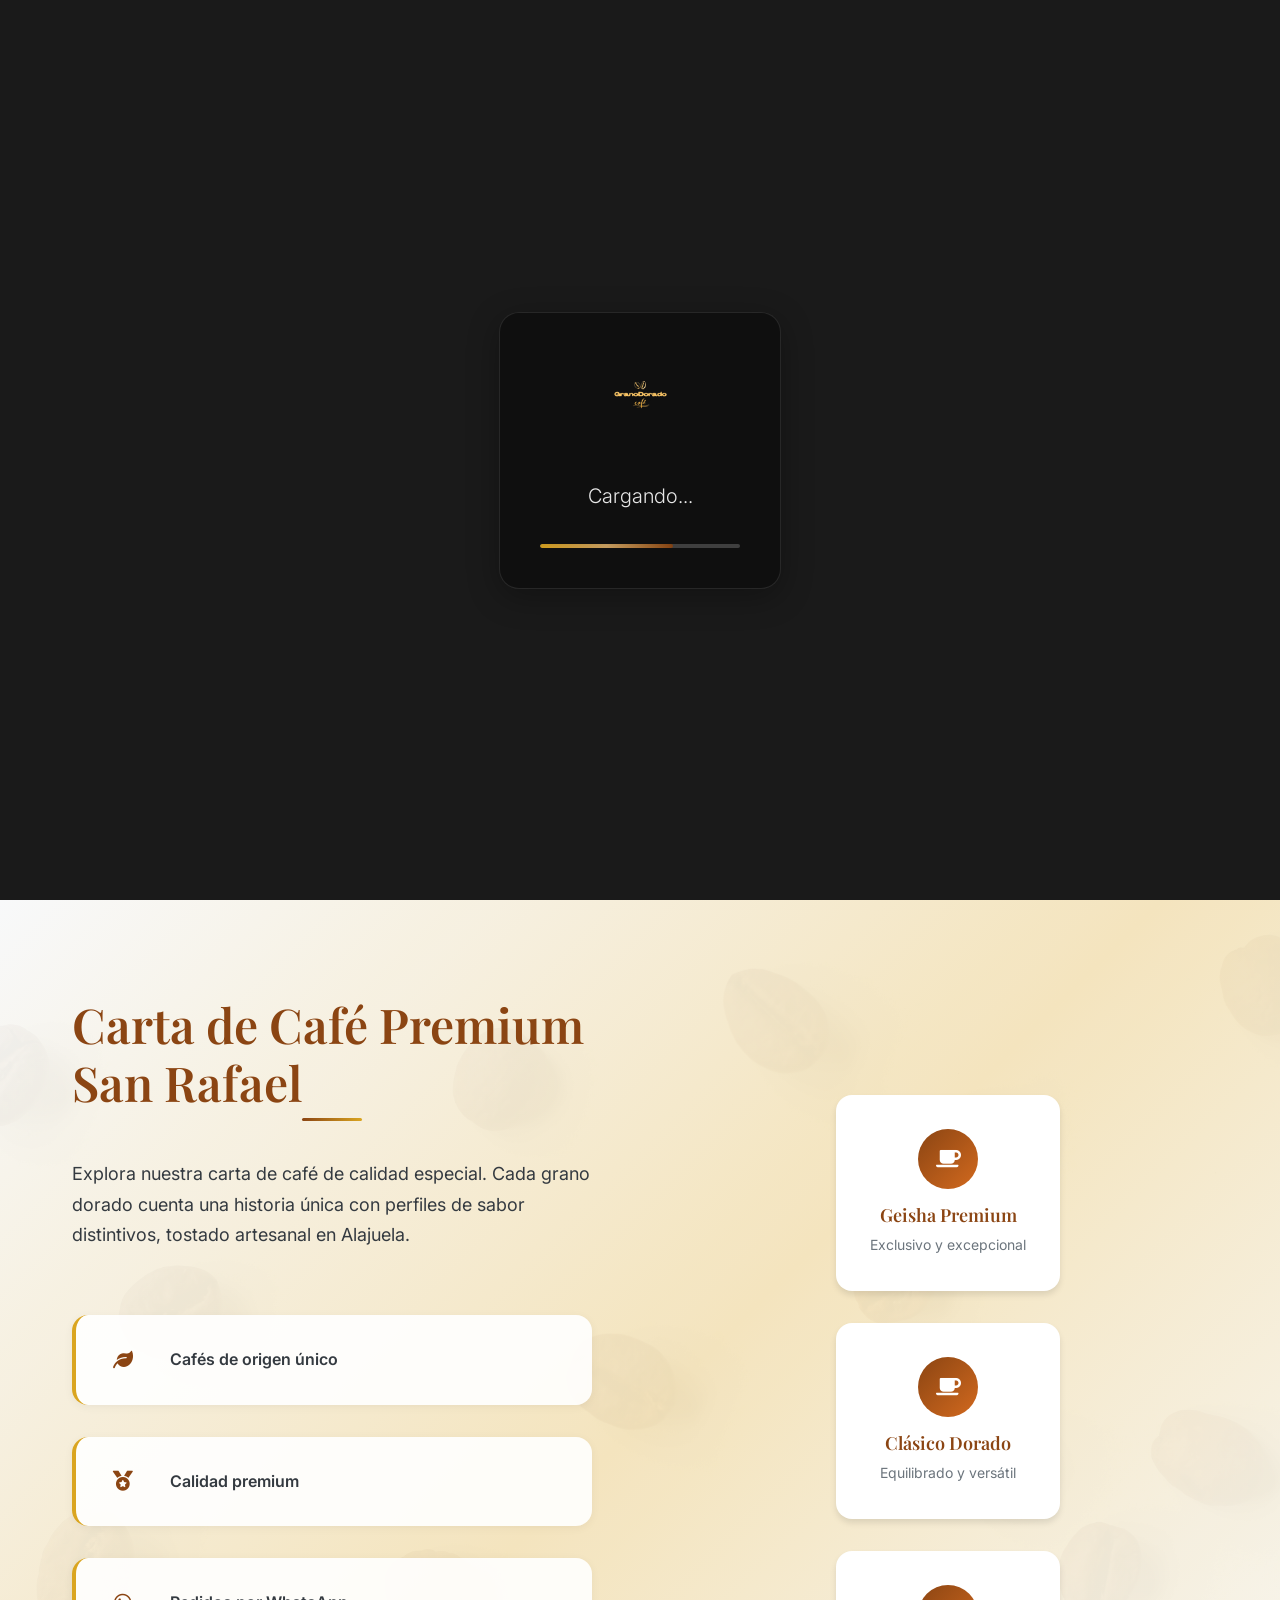
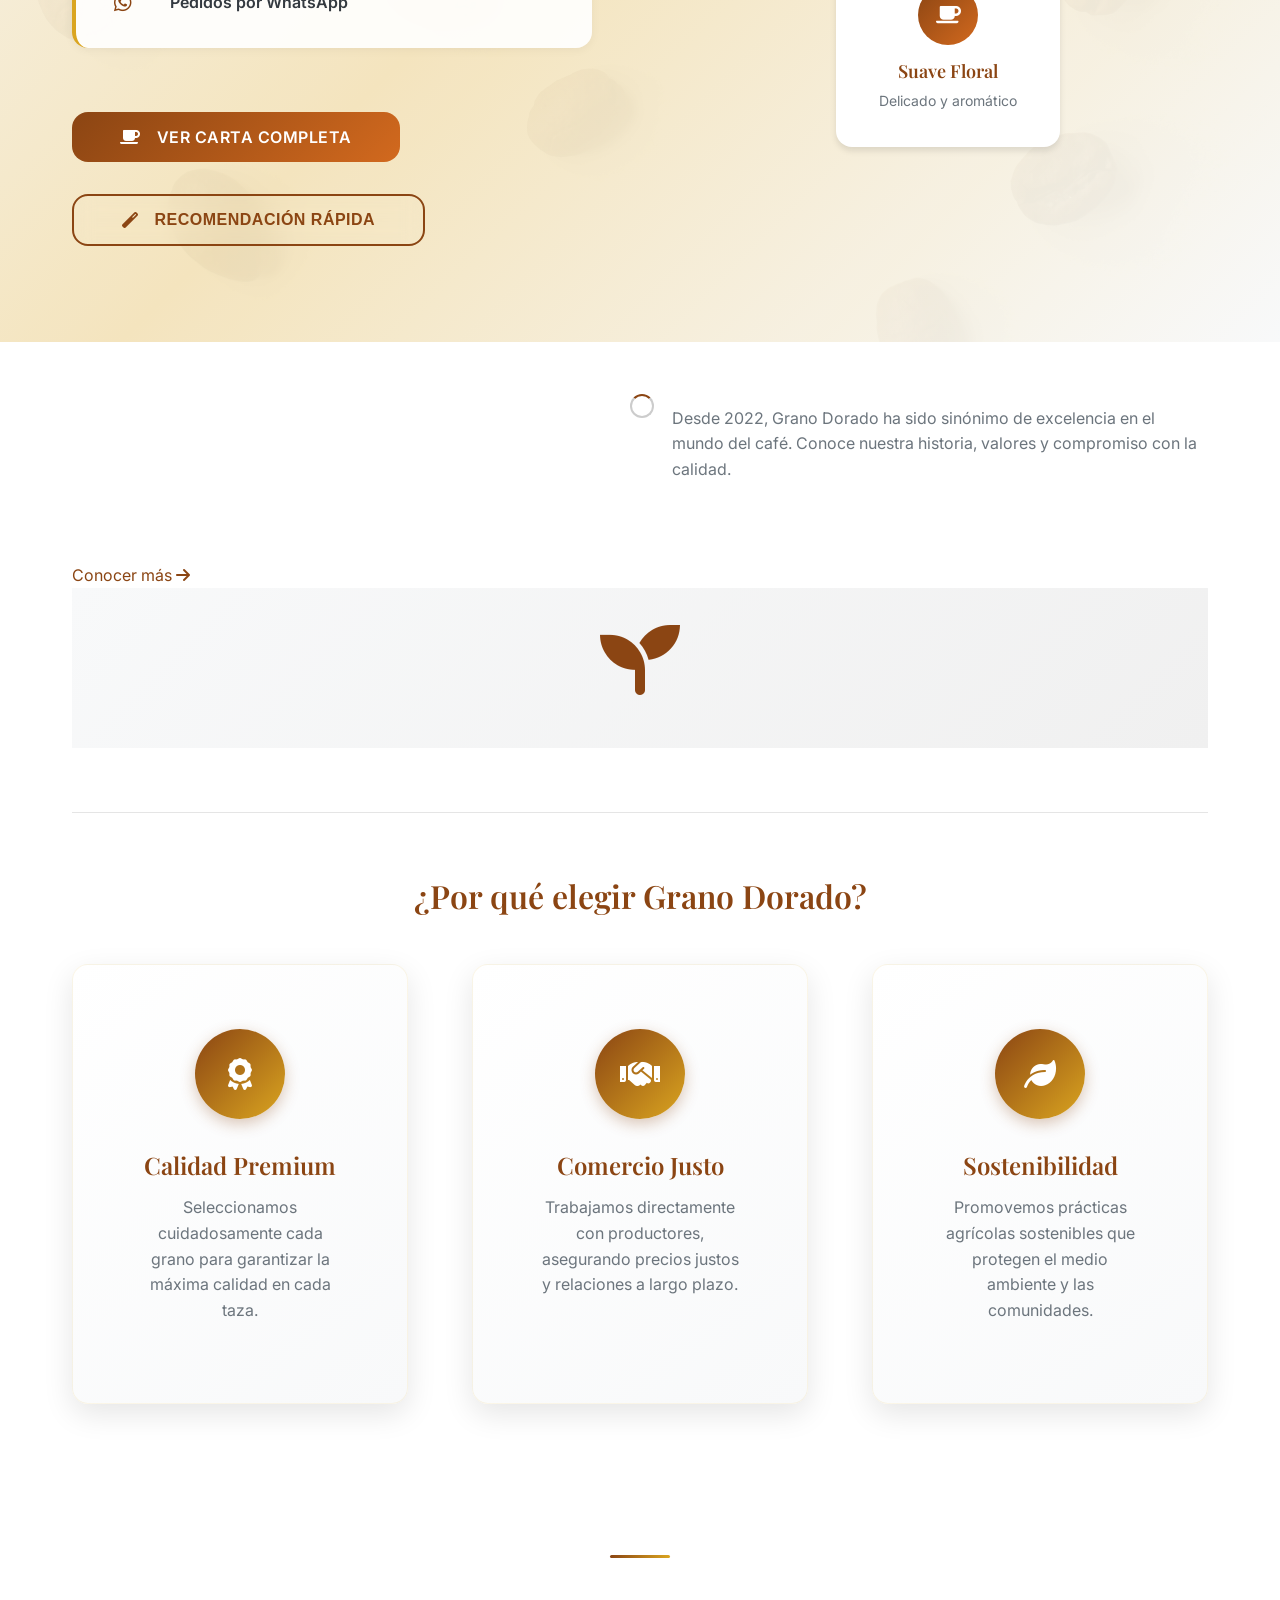
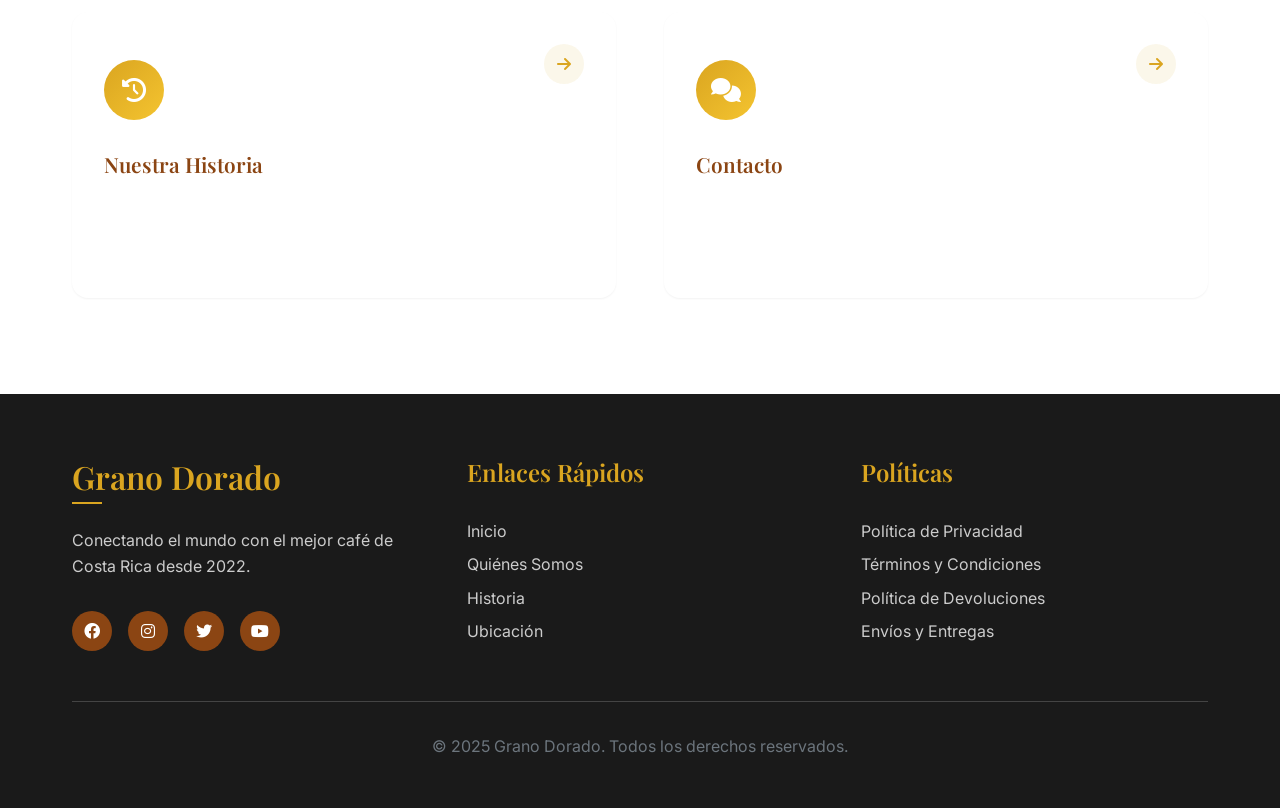
<file: index.html>
<!DOCTYPE html>
<html lang="es">
<head>
    <meta charset="UTF-8">
    <meta name="viewport" content="width=device-width, initial-scale=1.0">
    <meta name="description" content="Grano Dorado - Café de alta calidad en San Rafael, Alajuela. Especialistas en café premium, grano dorado tostado artesanalmente. El mejor café de calidad en Costa Rica.">
    <meta name="keywords" content="café de calidad, grano dorado, café San Rafael, café Alajuela, café premium Costa Rica, café artesanal, tostado especializado, café gourmet, café orgánico, comercio justo">
    <title>Grano Dorado - Café de Alta Calidad en San Rafael, Alajuela | Costa Rica</title>
    
    <!-- SEO Meta Tags -->
    <meta name="author" content="Grano Dorado">
    <meta name="robots" content="index, follow">
    <meta name="googlebot" content="index, follow">
    <meta name="language" content="Spanish">
    <meta name="geo.region" content="CR-A">
    <meta name="geo.placename" content="San Rafael, Alajuela">
    <meta name="geo.position" content="10.0156;-84.1142">
    <meta name="ICBM" content="10.0156, -84.1142">
    <link rel="canonical" href="https://granodorado.vercel.app/">
    <link rel="sitemap" type="application/xml" href="/sitemap.xml">
    
    <!-- Open Graph Meta Tags -->
    <meta property="og:title" content="Grano Dorado - Café de Alta Calidad en San Rafael, Alajuela">
    <meta property="og:description" content="Descubre el mejor café de calidad en San Rafael, Alajuela. Grano Dorado ofrece café premium tostado artesanalmente con los más altos estándares de calidad.">
    <meta property="og:type" content="website">
    <meta property="og:url" content="https://granodorado.vercel.app/">
    <meta property="og:image" content="https://granodorado.vercel.app/images/logo-grano-dorado.png">
    <meta property="og:locale" content="es_CR">
    <meta property="og:site_name" content="Grano Dorado">
    
    <!-- Twitter Card Meta Tags -->
    <meta name="twitter:card" content="summary_large_image">
    <meta name="twitter:title" content="Grano Dorado - Café de Alta Calidad en San Rafael, Alajuela">
    <meta name="twitter:description" content="El mejor café de calidad en San Rafael, Alajuela. Grano dorado premium tostado artesanalmente.">
    <meta name="twitter:image" content="https://granodorado.vercel.app/images/logo-grano-dorado.png">
    
    <!-- Local Business Schema -->
    <script type="application/ld+json">
    {
      "@context": "https://schema.org",
      "@type": "LocalBusiness",
      "name": "Grano Dorado",
      "description": "Café de alta calidad en San Rafael, Alajuela. Especialistas en café premium tostado artesanalmente.",
      "url": "https://granodorado.vercel.app/",
      "telephone": "+506-XXXX-XXXX",
      "address": {
        "@type": "PostalAddress",
        "addressLocality": "San Rafael",
        "addressRegion": "Alajuela",
        "addressCountry": "CR"
      },
      "geo": {
        "@type": "GeoCoordinates",
        "latitude": "10.0156",
        "longitude": "-84.1142"
      },
      "openingHours": "Mo-Su 06:00-20:00",
      "servesCuisine": "Coffee",
      "priceRange": "$$",
      "image": "https://granodorado.vercel.app/images/logo-grano-dorado.png",
      "sameAs": [
        "https://www.facebook.com/granodorado",
        "https://www.instagram.com/granodorado"
      ]
    }
    </script>
    
    <!-- Favicon -->
    <link rel="icon" type="image/x-icon" href="images/favicon.ico">
    
    <!-- Fonts -->
    <link rel="preconnect" href="https://fonts.googleapis.com">
    <link rel="preconnect" href="https://fonts.gstatic.com" crossorigin>
    <link href="https://fonts.googleapis.com/css2?family=Inter:wght@300;400;500;600;700&family=Playfair+Display:wght@400;500;600;700&family=Montserrat:wght@300;400;500;600;700;800&display=swap" rel="stylesheet">
    
    <!-- CSS -->
    <link rel="stylesheet" href="css/styles.css?v=2.0">
    
    <!-- Font Awesome for icons -->
    <link rel="stylesheet" href="https://cdnjs.cloudflare.com/ajax/libs/font-awesome/6.0.0/css/all.min.css">
</head>
<body>
    <!-- Video Loading Screen -->
    <div id="loadingScreen" class="video-loading">
        <!-- Video Background -->
        <video id="loadingVideo" class="loading-video" autoplay muted playsinline>
            <source src="videos/80134-572367417_small.mp4" type="video/mp4">
        </video>
        
        <!-- Loading Overlay -->
        <div class="loading-overlay">
            <div class="loading-logo">
                    <img src="images/logo-grano-dorado.png" alt="Grano Dorado - Café de Alta Calidad San Rafael Alajuela Costa Rica" class="logo-image">            </div>
            <p class="loading-text">Cargando...</p>
            <div class="loading-progress">
                <div class="progress-bar" id="progressBar"></div>
            </div>
        </div>
    </div>

    <!-- Navigation -->
    <nav class="navbar" id="navbar">
        <div class="nav-container">
            <div class="nav-logo">
                <a href="index.html">
                    <img src="images/logo-grano-dorado.png" alt="Grano Dorado Logo - Café Premium San Rafael Alajuela" class="nav-logo-image">
                    <h2>Grano Dorado</h2>
                </a>
            </div>
            
            <ul class="nav-menu" id="nav-menu">
                <li class="nav-item">
                    <a href="index.html" class="nav-link active">Inicio</a>
                </li>
                 
                <li class="nav-item">
                    <a href="quienes-somos.html" class="nav-link">Quiénes Somos</a>
                </li>
                <li class="nav-item">
                    <a href="historia.html" class="nav-link">Historia</a>
                </li>
                <li class="nav-item">
                    <a href="ubicacion.html" class="nav-link">Ubicación</a>
                </li>
                <li class="nav-item nav-carta-highlight">
                    <a href="carta.html" class="nav-link carta-link">
                        <i class="fas fa-coffee"></i>
                        <span>Carta</span>
                    </a>
                </li>
            </ul>
            
            <div class="hamburger" id="hamburger">
                <span class="bar"></span>
                <span class="bar"></span>
                <span class="bar"></span>
            </div>
        </div>
    </nav>

    <!-- Hero Section -->
    <section id="inicio" class="hero">
        <div class="hero-background"></div>
        
        <!-- Coffee Beans Animation Container -->
        <div class="coffee-beans-container" id="coffeeBeans"></div>
        
        <!-- Floating Background Beans -->
        <div class="floating-beans-container">
            <div class="floating-bean"></div>
            <div class="floating-bean"></div>
            <div class="floating-bean"></div>
            <div class="floating-bean"></div>
            <div class="floating-bean"></div>
        </div>
        
        <div class="hero-content">
            <div class="hero-text">
                <h1 class="hero-title fade-in">Grano Dorado</h1>
                <p class="hero-subtitle fade-in">Café de Alta Calidad en San Rafael, Alajuela</p>
                <p class="hero-description fade-in">Descubre el mejor café de calidad en Costa Rica. Grano dorado premium, tostado artesanalmente en San Rafael, Alajuela. Café especializado con los más altos estándares de calidad.</p>
                
                <div class="hero-buttons fade-in">
                    <button class="coffee-recommender-btn" id="coffeeRecommenderBtn">
                        <i class="fas fa-search"></i>
                        <span>Encuentra tu Café Ideal</span>
                    </button>
                    <a href="https://wa.me/50687104694?text=Hola,%20me%20interesa%20conocer%20más%20sobre%20los%20cafés%20de%20Grano%20Dorado" target="_blank" class="cta-button" id="whatsappButton">Contáctanos por WhatsApp</a>
                </div>
                
            </div>
        </div>
        <div class="scroll-indicator">
            <div class="scroll-arrow" id="scrollArrow" style="cursor: pointer;">
                <i class="fas fa-chevron-down"></i>
            </div>
        </div>
    </section>

    <!-- Coffee Menu Promotion Section -->
    <section class="carta-promotion" id="carta-promotion">
        <div class="container">
            <div class="promotion-content">
                <div class="promotion-text reveal">
                    <h2 class="section-title">Carta de Café Premium San Rafael</h2>
                    <p class="section-description">Explora nuestra carta de café de calidad especial. Cada grano dorado cuenta una historia única con perfiles de sabor distintivos, tostado artesanal en Alajuela.</p>
                    
                    <div class="coffee-highlights">
                        <div class="highlight-item">
                            <i class="fas fa-leaf"></i>
                            <span>Cafés de origen único</span>
                        </div>
                        <div class="highlight-item">
                            <i class="fas fa-medal"></i>
                            <span>Calidad premium</span>
                        </div>
                        <div class="highlight-item">
                            <i class="fab fa-whatsapp"></i>
                            <span>Pedidos por WhatsApp</span>
                        </div>
                    </div>
                    
                    <div class="promotion-actions">
                        <a href="carta.html" class="cta-button primary">
                            <i class="fas fa-coffee"></i>
                            Ver Carta Completa
                        </a>
                        <button class="cta-button secondary" id="quickRecommender">
                            <i class="fas fa-magic"></i>
                            Recomendación Rápida
                        </button>
                    </div>
                </div>
                
                <div class="promotion-visual reveal">
                    <div class="coffee-showcase">
                        <div class="showcase-item" data-coffee="premium">
                            <div class="coffee-icon">
                                <i class="fas fa-coffee"></i>
                            </div>
                            <h4>Geisha Premium</h4>
                            <p>Exclusivo y excepcional</p>
                        </div>
                        <div class="showcase-item" data-coffee="classic">
                            <div class="coffee-icon">
                                <i class="fas fa-coffee"></i>
                            </div>
                            <h4>Clásico Dorado</h4>
                            <p>Equilibrado y versátil</p>
                        </div>
                        <div class="showcase-item" data-coffee="smooth">
                            <div class="coffee-icon">
                                <i class="fas fa-coffee"></i>
                            </div>
                            <h4>Suave Floral</h4>
                            <p>Delicado y aromático</p>
                        </div>
                    </div>
                </div>
            </div>
        </div>
    </section>

    <!-- Coffee Recommender Modal -->
    <div id="coffeeRecommenderModal" class="modal-overlay">
        <div class="modal-content coffee-recommender-modal">
            <div class="modal-header">
                <h2>🔍 Encuentra tu Café Ideal</h2>
                <button class="modal-close" id="closeRecommenderModal">
                    <i class="fas fa-times"></i>
                </button>
            </div>
            
            <div class="quiz-container">
                <!-- Step 1: Intensity -->
                <div class="quiz-step active" data-step="1">
                    <h3>¿Qué intensidad prefieres?</h3>
                    <div class="options-grid">
                        <button class="option-btn" data-value="suave">
                            <i class="fas fa-feather"></i>
                            <span>Suave</span>
                            <small>Sabor delicado y ligero</small>
                        </button>
                        <button class="option-btn" data-value="medio">
                            <i class="fas fa-balance-scale"></i>
                            <span>Medio</span>
                            <small>Equilibrado y aromático</small>
                        </button>
                        <button class="option-btn" data-value="fuerte">
                            <i class="fas fa-fire"></i>
                            <span>Fuerte</span>
                            <small>Intenso y robusto</small>
                        </button>
                    </div>
                </div>

                <!-- Step 2: Flavor Profile -->
                <div class="quiz-step" data-step="2">
                    <h3>¿Qué sabores te gustan más?</h3>
                    <div class="options-grid">
                        <button class="option-btn" data-value="frutal">
                            <i class="fas fa-apple-alt"></i>
                            <span>Frutal</span>
                            <small>Notas cítricas y frescas</small>
                        </button>
                        <button class="option-btn" data-value="chocolate">
                            <i class="fas fa-cookie-bite"></i>
                            <span>Chocolate</span>
                            <small>Dulce y achocolatado</small>
                        </button>
                        <button class="option-btn" data-value="nueces">
                            <i class="fas fa-seedling"></i>
                            <span>Nueces</span>
                            <small>Tostado y terroso</small>
                        </button>
                        <button class="option-btn" data-value="floral">
                            <i class="fas fa-flower"></i>
                            <span>Floral</span>
                            <small>Delicado y aromático</small>
                        </button>
                    </div>
                </div>

                <!-- Step 3: Brewing Method -->
                <div class="quiz-step" data-step="3">
                    <h3>¿Cómo preparas tu café?</h3>
                    <div class="options-grid">
                        <button class="option-btn" data-value="espresso">
                            <i class="fas fa-coffee"></i>
                            <span>Espresso</span>
                            <small>Máquina de espresso</small>
                        </button>
                        <button class="option-btn" data-value="v60">
                            <i class="fas fa-filter"></i>
                            <span>V60/Filtrado</span>
                            <small>Métodos de goteo</small>
                        </button>
                        <button class="option-btn" data-value="prensa">
                            <i class="fas fa-compress"></i>
                            <span>Prensa Francesa</span>
                            <small>Inmersión completa</small>
                        </button>
                        <button class="option-btn" data-value="moka">
                            <i class="fas fa-fire"></i>
                            <span>Moka/Greca</span>
                            <small>Estufa tradicional</small>
                        </button>
                    </div>
                </div>

                <!-- Step 4: Time of Day -->
                <div class="quiz-step" data-step="4">
                    <h3>¿Cuándo tomas más café?</h3>
                    <div class="options-grid">
                        <button class="option-btn" data-value="mañana">
                            <i class="fas fa-sun"></i>
                            <span>Mañana</span>
                            <small>Para empezar el día</small>
                        </button>
                        <button class="option-btn" data-value="tarde">
                            <i class="fas fa-clock"></i>
                            <span>Tarde</span>
                            <small>Después del almuerzo</small>
                        </button>
                        <button class="option-btn" data-value="todo">
                            <i class="fas fa-clock"></i>
                            <span>Todo el día</span>
                            <small>Soy adicto al café</small>
                        </button>
                    </div>
                </div>

                <!-- Results -->
                <div class="quiz-step" data-step="results">
                    <div class="results-container">
                        <h3>🎯 Tu Café Perfecto</h3>
                        <div class="recommended-coffee">
                            <div class="coffee-image">
                                <i class="fas fa-coffee"></i>
                            </div>
                            <div class="coffee-details">
                                <h4 id="recommendedName">Café Recomendado</h4>
                                <p id="recommendedDescription">Descripción del café perfecto para ti</p>
                                <div class="coffee-attributes">
                                    <span class="attribute" id="intensityLevel">Intensidad: Media</span>
                                    <span class="attribute" id="flavorNotes">Notas: Chocolate y nueces</span>
                                    <span class="attribute" id="brewingTip">Ideal para: Prensa francesa</span>
                                </div>
                            </div>
                        </div>
                        <div class="recommendation-actions">
                            <a href="#" id="orderCoffeeBtn" class="cta-button">Pedir por WhatsApp</a>
                            <button class="cta-button secondary" id="retakeQuizBtn">Repetir Quiz</button>
                        </div>
                    </div>
                </div>

                <!-- Navigation -->
                <div class="quiz-navigation">
                    <button class="nav-btn" id="prevBtn" style="display: none;">
                        <i class="fas fa-arrow-left"></i> Anterior
                    </button>
                    <div class="progress-indicator">
                        <div class="progress-bar">
                            <div class="progress-fill" id="progressFill"></div>
                        </div>
                        <span class="progress-text" id="progressText">1 de 4</span>
                    </div>
                    <button class="nav-btn" id="nextBtn" disabled>
                        Siguiente <i class="fas fa-arrow-right"></i>
                    </button>
                </div>
            </div>
        </div>
    </div>

    <!-- Preview Sections -->
    <section id="contenido" class="home-preview-sections">
        <div class="container">
            <!-- About Preview -->
            <div class="preview-section reveal">
                <div class="preview-content">
                    <h2>Nuestra Historia</h2>
                    <p>Desde 2022, Grano Dorado ha sido sinónimo de excelencia en el mundo del café. Conoce nuestra historia, valores y compromiso con la calidad.</p>
                    <a href="quienes-somos.html" class="preview-btn">
                        Conocer más
                        <i class="fas fa-arrow-right"></i>
                    </a>
                </div>
                <div class="preview-image">
                    <div class="image-placeholder">
                        <i class="fas fa-seedling"></i>
                    </div>
                </div>
            </div>



            <!-- Values Grid -->
            <div class="values-preview">
                <h3 class="section-subtitle">¿Por qué elegir Grano Dorado?</h3>
                <div class="values-grid">
                    <div class="value-card reveal">
                        <div class="value-icon">
                            <i class="fas fa-award"></i>
                        </div>
                        <h4>Calidad Premium</h4>
                        <p>Seleccionamos cuidadosamente cada grano para garantizar la máxima calidad en cada taza.</p>
                    </div>
                    <div class="value-card reveal">
                        <div class="value-icon">
                            <i class="fas fa-handshake"></i>
                        </div>
                        <h4>Comercio Justo</h4>
                        <p>Trabajamos directamente con productores, asegurando precios justos y relaciones a largo plazo.</p>
                    </div>
                    <div class="value-card reveal">
                        <div class="value-icon">
                            <i class="fas fa-leaf"></i>
                        </div>
                        <h4>Sostenibilidad</h4>
                        <p>Promovemos prácticas agrícolas sostenibles que protegen el medio ambiente y las comunidades.</p>
                    </div>
                </div>
            </div>
        </div>
    </section>

    <!-- Quick Links Section -->
    <section class="quick-links-section">
        <div class="container">
            <h2 class="section-title">Explora Grano Dorado</h2>
            <div class="quick-links-grid">
                <a href="historia.html" class="quick-link-card reveal">
                    <div class="quick-link-icon">
                        <i class="fas fa-history"></i>
                    </div>
                    <h3>Nuestra Historia</h3>
                    <p>3 años de tradición cafetera desde 2022</p>
                    <span class="quick-link-arrow">
                        <i class="fas fa-arrow-right"></i>
                    </span>
                </a>



                <a href="contacto.html" class="quick-link-card reveal">
                    <div class="quick-link-icon">
                        <i class="fas fa-comments"></i>
                    </div>
                    <h3>Contacto</h3>
                    <p>¿Preguntas? Estamos aquí para ayudarte</p>
                    <span class="quick-link-arrow">
                        <i class="fas fa-arrow-right"></i>
                    </span>
                </a>
            </div>
        </div>
    </section>

    <!-- Footer -->
    <footer class="footer">
        <div class="container">
            <div class="footer-content">
                <div class="footer-section">
                    <h3>Grano Dorado</h3>
                    <p>Conectando el mundo con el mejor café de Costa Rica desde 2022.</p>
                    <div class="social-links">
                        <a href="#" aria-label="Facebook"><i class="fab fa-facebook"></i></a>
                        <a href="#" aria-label="Instagram"><i class="fab fa-instagram"></i></a>
                        <a href="#" aria-label="Twitter"><i class="fab fa-twitter"></i></a>
                        <a href="#" aria-label="YouTube"><i class="fab fa-youtube"></i></a>
                    </div>
                </div>
                
                <div class="footer-section">
                    <h4>Enlaces Rápidos</h4>
                    <ul class="footer-links">
                        <li><a href="index.html">Inicio</a></li>
                        <li><a href="quienes-somos.html">Quiénes Somos</a></li>
                        <li><a href="historia.html">Historia</a></li>
                        <li><a href="ubicacion.html">Ubicación</a></li>
                    </ul>
                </div>
                

                
                <div class="footer-section">
                    <h4>Políticas</h4>
                    <ul class="footer-links">
                        <li><a href="#">Política de Privacidad</a></li>
                        <li><a href="#">Términos y Condiciones</a></li>
                        <li><a href="#">Política de Devoluciones</a></li>
                        <li><a href="#">Envíos y Entregas</a></li>
                    </ul>
                </div>
            </div>
            
            <div class="footer-bottom">
                <p>&copy; 2025 Grano Dorado. Todos los derechos reservados.</p>
            </div>
        </div>
    </footer>

    <!-- WhatsApp Floating Button -->
    <a href="https://wa.me/50687104694?text=Hola,%20me%20interesa%20conocer%20más%20sobre%20los%20cafés%20de%20Grano%20Dorado" 
       class="whatsapp-float" 
       target="_blank" 
       aria-label="Contáctanos por WhatsApp">
        <i class="fab fa-whatsapp"></i>
        <span class="whatsapp-tooltip">¡Contáctanos!</span>
    </a>

    <!-- Back to Top Button -->
    <button class="back-to-top" id="backToTop" aria-label="Volver arriba">
        <i class="fas fa-chevron-up"></i>
    </button>

    <!-- JavaScript -->
    <script src="js/main.js?v=2.0"></script>
    <script src="js/coffee-recommender.js"></script>
    
    <script src="js/video-rapido.js"></script>
    <script src="js/animaciones-simples.js"></script>
</body>
</html>
</file>
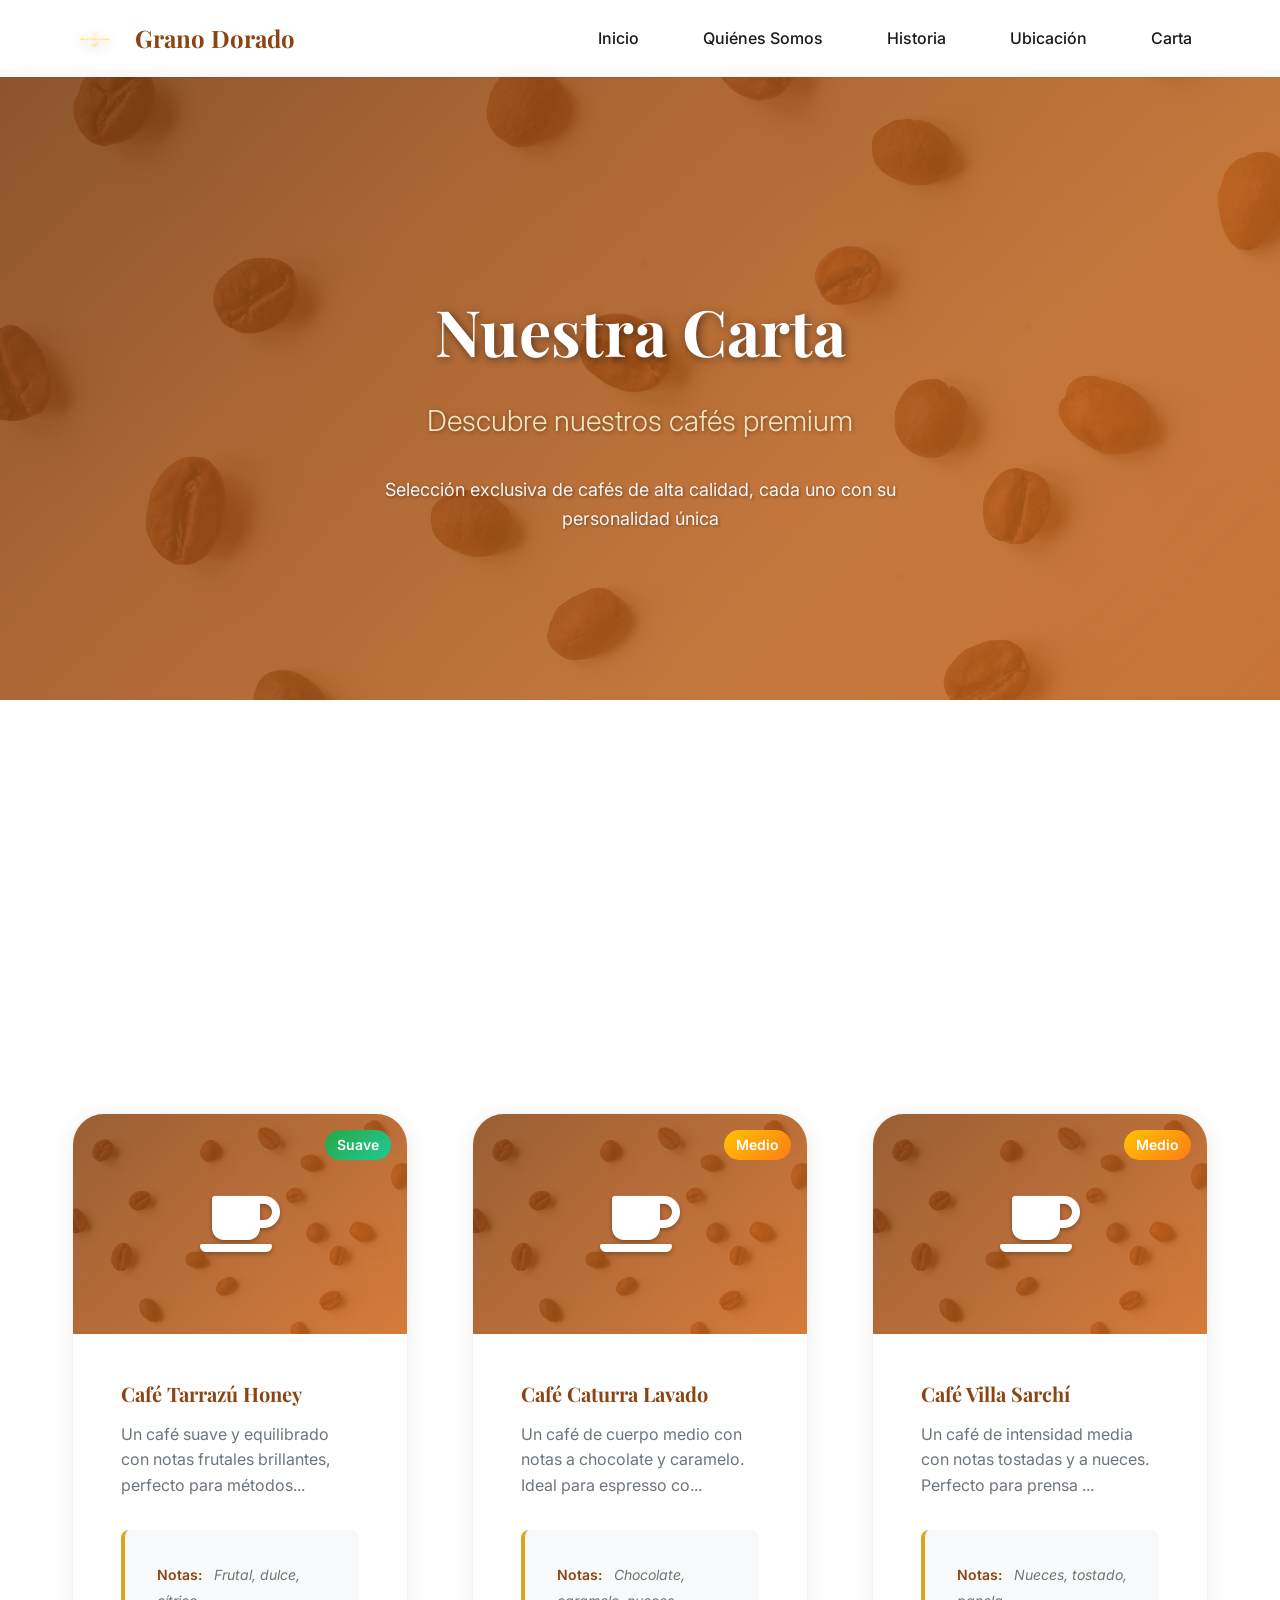
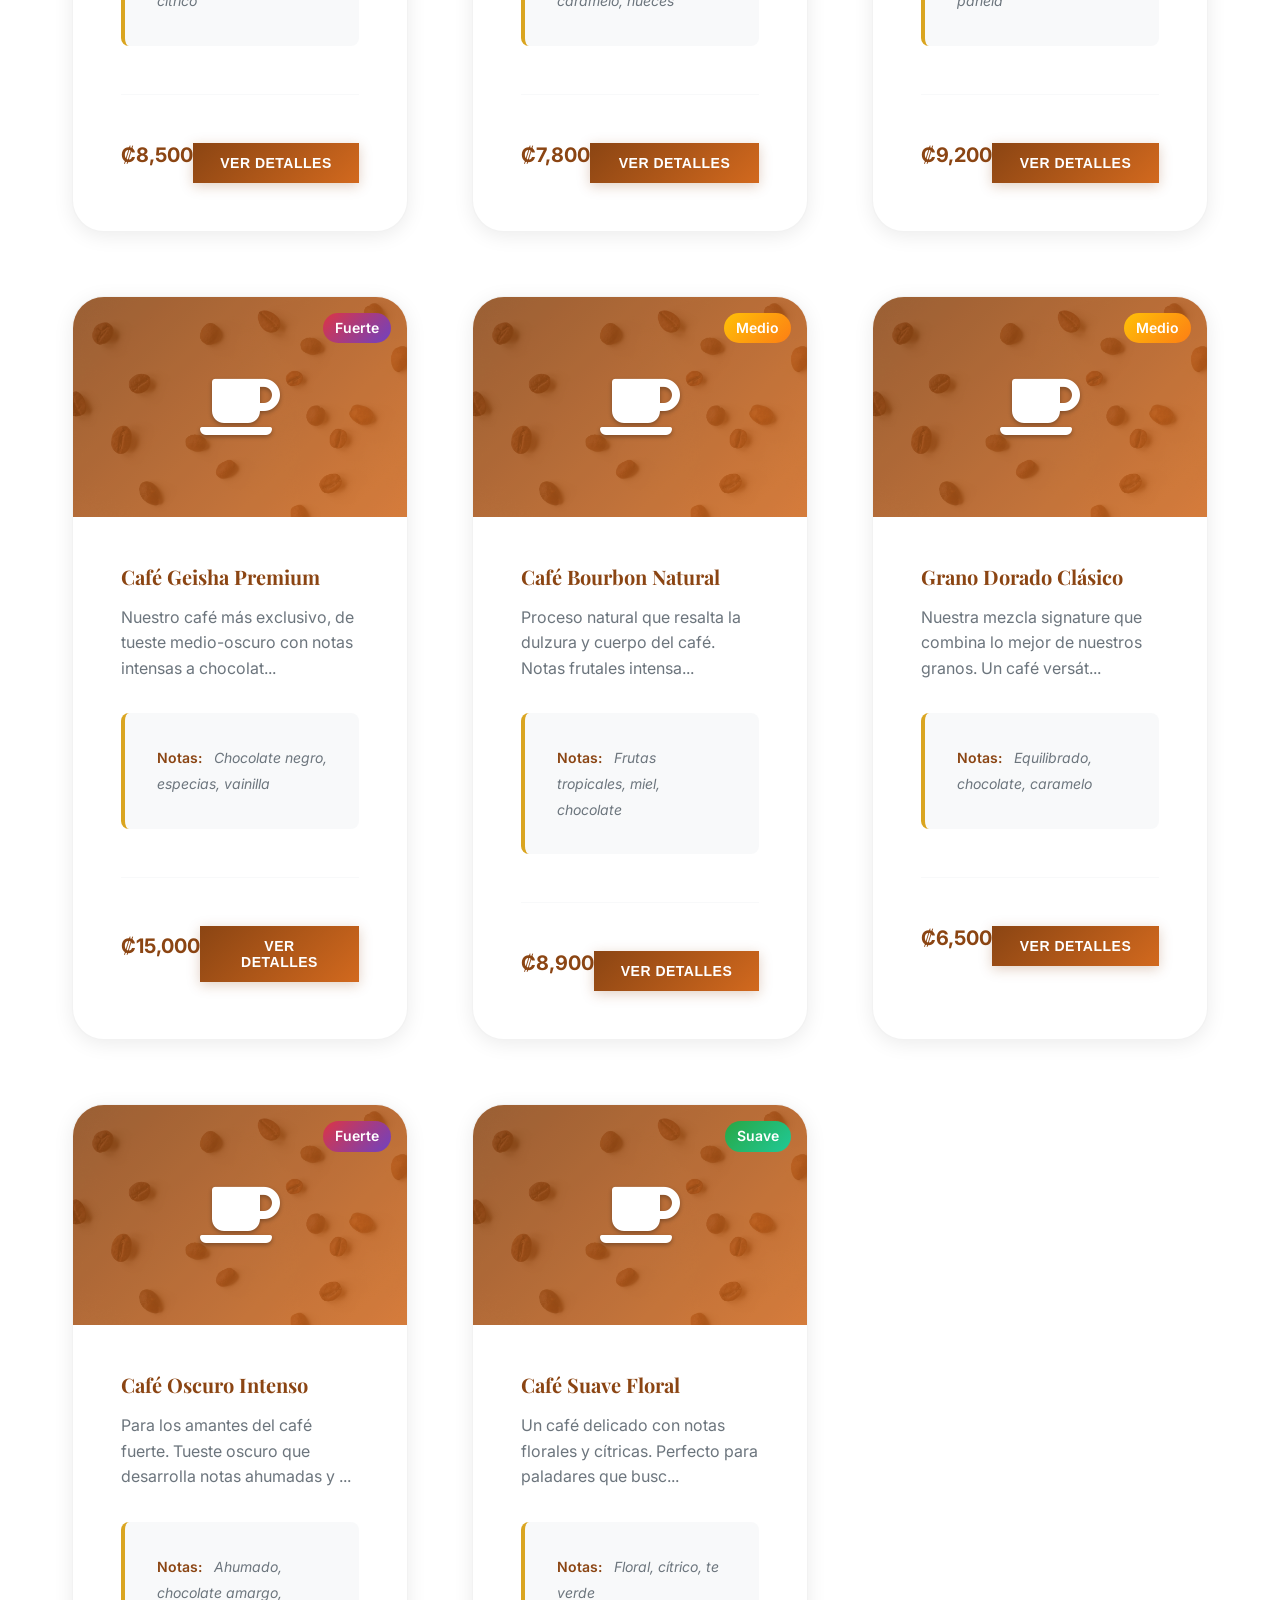
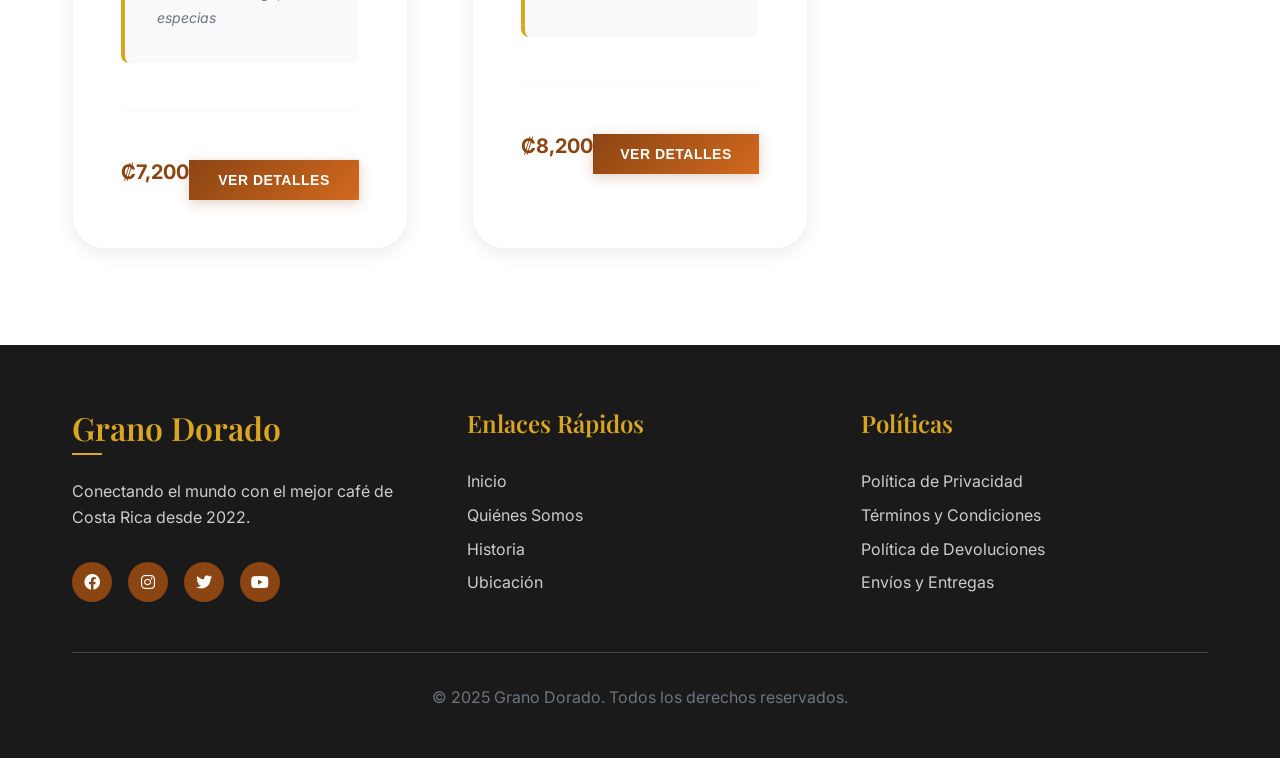
<file: carta.html>
<!DOCTYPE html>
<html lang="es">
<head>
    <meta charset="UTF-8">
    <meta name="viewport" content="width=device-width, initial-scale=1.0">
    <meta name="description" content="Carta de Cafés Grano Dorado - Café premium de alta calidad en San Rafael, Alajuela. Descubre nuestros granos dorados especiales, café artesanal y variedades gourmet de Costa Rica.">
    <meta name="keywords" content="carta café, café de calidad San Rafael, grano dorado premium, café Alajuela, cafés especiales Costa Rica, café artesanal, tostado especializado, café gourmet">
    <title>Carta de Cafés Premium - Grano Dorado San Rafael, Alajuela | Costa Rica</title>
    
    <!-- SEO Meta Tags -->
    <meta name="author" content="Grano Dorado">
    <meta name="robots" content="index, follow">
    <link rel="canonical" href="https://granodorado.vercel.app/carta.html">
    
    <!-- Structured Data for Menu -->
    <script type="application/ld+json">
    {
      "@context": "https://schema.org",
      "@type": "Menu",
      "name": "Carta de Cafés Grano Dorado",
      "description": "Carta de café premium de alta calidad en San Rafael, Alajuela",
      "provider": {
        "@type": "LocalBusiness",
        "name": "Grano Dorado",
        "address": {
          "@type": "PostalAddress",
          "addressLocality": "San Rafael",
          "addressRegion": "Alajuela",
          "addressCountry": "CR"
        }
      }
    }
    </script>
    
    <!-- Open Graph Meta Tags -->
    <meta property="og:title" content="Carta de Cafés Premium - Grano Dorado San Rafael">
    <meta property="og:description" content="Explora nuestra carta de café de alta calidad en San Rafael, Alajuela. Granos dorados especiales tostados artesanalmente.">
    <meta property="og:type" content="website">
    <meta property="og:url" content="https://granodorado.vercel.app/carta.html">
    <meta property="og:image" content="https://granodorado.vercel.app/images/logo-grano-dorado.png">
    
    <!-- Favicon -->
    <link rel="icon" type="image/x-icon" href="images/favicon.ico">
    
    <!-- Fonts -->
    <link rel="preconnect" href="https://fonts.googleapis.com">
    <link rel="preconnect" href="https://fonts.gstatic.com" crossorigin>
    <link href="https://fonts.googleapis.com/css2?family=Inter:wght@300;400;500;600;700&family=Playfair+Display:wght@400;500;600;700&family=Montserrat:wght@300;400;500;600;700;800&display=swap" rel="stylesheet">
    
    <!-- CSS -->
    <link rel="stylesheet" href="css/styles.css?v=2.0">
    
    <!-- Font Awesome for icons -->
    <link rel="stylesheet" href="https://cdnjs.cloudflare.com/ajax/libs/font-awesome/6.0.0/css/all.min.css">
</head>
<body>
    <!-- Navigation -->
    <nav class="navbar" id="navbar">
        <div class="nav-container">
            <div class="nav-logo">
                <a href="index.html">
                    <img src="images/logo-grano-dorado.png" alt="Grano Dorado" class="nav-logo-image">
                    <h2>Grano Dorado</h2>
                </a>
            </div>
            
            <ul class="nav-menu" id="nav-menu">
                <li class="nav-item">
                    <a href="index.html" class="nav-link">Inicio</a>
                </li>
              
                <li class="nav-item">
                    <a href="quienes-somos.html" class="nav-link">Quiénes Somos</a>
                </li>
                <li class="nav-item">
                    <a href="historia.html" class="nav-link">Historia</a>
                </li>
                <li class="nav-item">
                    <a href="ubicacion.html" class="nav-link">Ubicación</a>
                </li>
                  <li class="nav-item">
                    <a href="carta.html" class="nav-link active">Carta</a>
                </li>
            </ul>
            
            <div class="hamburger" id="hamburger">
                <span class="bar"></span>
                <span class="bar"></span>
                <span class="bar"></span>
            </div>
        </div>
    </nav>

    <!-- Hero Section for Carta -->
    <section class="carta-hero">
        <div class="hero-background"></div>
        
        <!-- Coffee Beans Animation Container -->
        <div class="coffee-beans-container" id="coffeeBeans"></div>
        
        <!-- Floating Background Beans -->
        <div class="floating-beans-container">
            <div class="floating-bean"></div>
            <div class="floating-bean"></div>
            <div class="floating-bean"></div>
            <div class="floating-bean"></div>
            <div class="floating-bean"></div>
        </div>
        
        <div class="hero-content">
            <div class="hero-text">
                <h1 class="hero-title fade-in">Nuestra Carta</h1>
                <p class="hero-subtitle fade-in">Descubre nuestros cafés premium</p>
                <p class="hero-description fade-in">Selección exclusiva de cafés de alta calidad, cada uno con su personalidad única</p>
            </div>
        </div>
    </section>

    <!-- Coffee Menu Section -->
    <section class="coffee-menu" id="coffee-menu">
        <div class="container">
            <h2 class="section-title reveal">Nuestros Cafés</h2>
            <p class="section-description reveal">Cada café cuenta una historia única. Desde suaves y frutales hasta intensos y chocolateados.</p>
            
            <!-- Coffee Categories -->
            <div class="coffee-categories reveal">
                <button class="category-btn active" data-category="all">Todos</button>
                <button class="category-btn" data-category="suave">Suaves</button>
                <button class="category-btn" data-category="medio">Intensidad Media</button>
                <button class="category-btn" data-category="fuerte">Intensos</button>
            </div>
            
            <!-- Coffee Grid -->
            <div class="coffee-grid" id="coffeeGrid">
                <!-- Coffee Cards will be generated by JavaScript -->
            </div>
        </div>
    </section>

    <!-- Coffee Details Modal -->
    <div class="coffee-modal" id="coffeeModal">
        <div class="modal-content">
            <span class="modal-close" id="modalClose">&times;</span>
            <div class="modal-body">
                <div class="modal-coffee-image">
                    <i class="fas fa-coffee"></i>
                </div>
                <div class="modal-coffee-info">
                    <h3 class="modal-coffee-name"></h3>
                    <p class="modal-coffee-description"></p>
                    
                    <div class="coffee-details">
                        <div class="detail-item">
                            <strong>Intensidad:</strong>
                            <span class="coffee-intensity"></span>
                        </div>
                        <div class="detail-item">
                            <strong>Notas:</strong>
                            <span class="coffee-notes"></span>
                        </div>
                        <div class="detail-item">
                            <strong>Método recomendado:</strong>
                            <span class="coffee-brewing"></span>
                        </div>
                    </div>
                    
                    <div class="modal-actions">
                        <button class="whatsapp-btn" id="whatsappBtn">
                            <i class="fab fa-whatsapp"></i>
                            Pedir por WhatsApp
                        </button>
                    </div>
                </div>
            </div>
        </div>
    </div>

    <!-- Coffee Recommender Section -->
     

    <!-- Footer -->
    <footer class="footer">
        <div class="container">
            <div class="footer-content">
                <div class="footer-section">
                    <h3>Grano Dorado</h3>
                    <p>Conectando el mundo con el mejor café de Costa Rica desde 2022.</p>
                    <div class="social-links">
                        <a href="#" aria-label="Facebook"><i class="fab fa-facebook"></i></a>
                        <a href="#" aria-label="Instagram"><i class="fab fa-instagram"></i></a>
                        <a href="#" aria-label="Twitter"><i class="fab fa-twitter"></i></a>
                        <a href="#" aria-label="YouTube"><i class="fab fa-youtube"></i></a>
                    </div>
                </div>
                
                <div class="footer-section">
                    <h4>Enlaces Rápidos</h4>
                    <ul class="footer-links">
                        <li><a href="index.html">Inicio</a></li>
                        <li><a href="quienes-somos.html">Quiénes Somos</a></li>
                        <li><a href="historia.html">Historia</a></li>
                        <li><a href="ubicacion.html">Ubicación</a></li>
                    </ul>
                </div>
                
                <div class="footer-section">
                    <h4>Políticas</h4>
                    <ul class="footer-links">
                        <li><a href="#">Política de Privacidad</a></li>
                        <li><a href="#">Términos y Condiciones</a></li>
                        <li><a href="#">Política de Devoluciones</a></li>
                        <li><a href="#">Envíos y Entregas</a></li>
                    </ul>
                </div>
            </div>
            
            <div class="footer-bottom">
                <p>&copy; 2025 Grano Dorado. Todos los derechos reservados.</p>
            </div>
        </div>
    </footer>

    <!-- Scripts -->
    <script src="js/main.js?v=2.0"></script>
    <script src="js/coffee-recommender.js"></script>
    <script src="js/carta.js"></script>
</body>
</html>
</file>
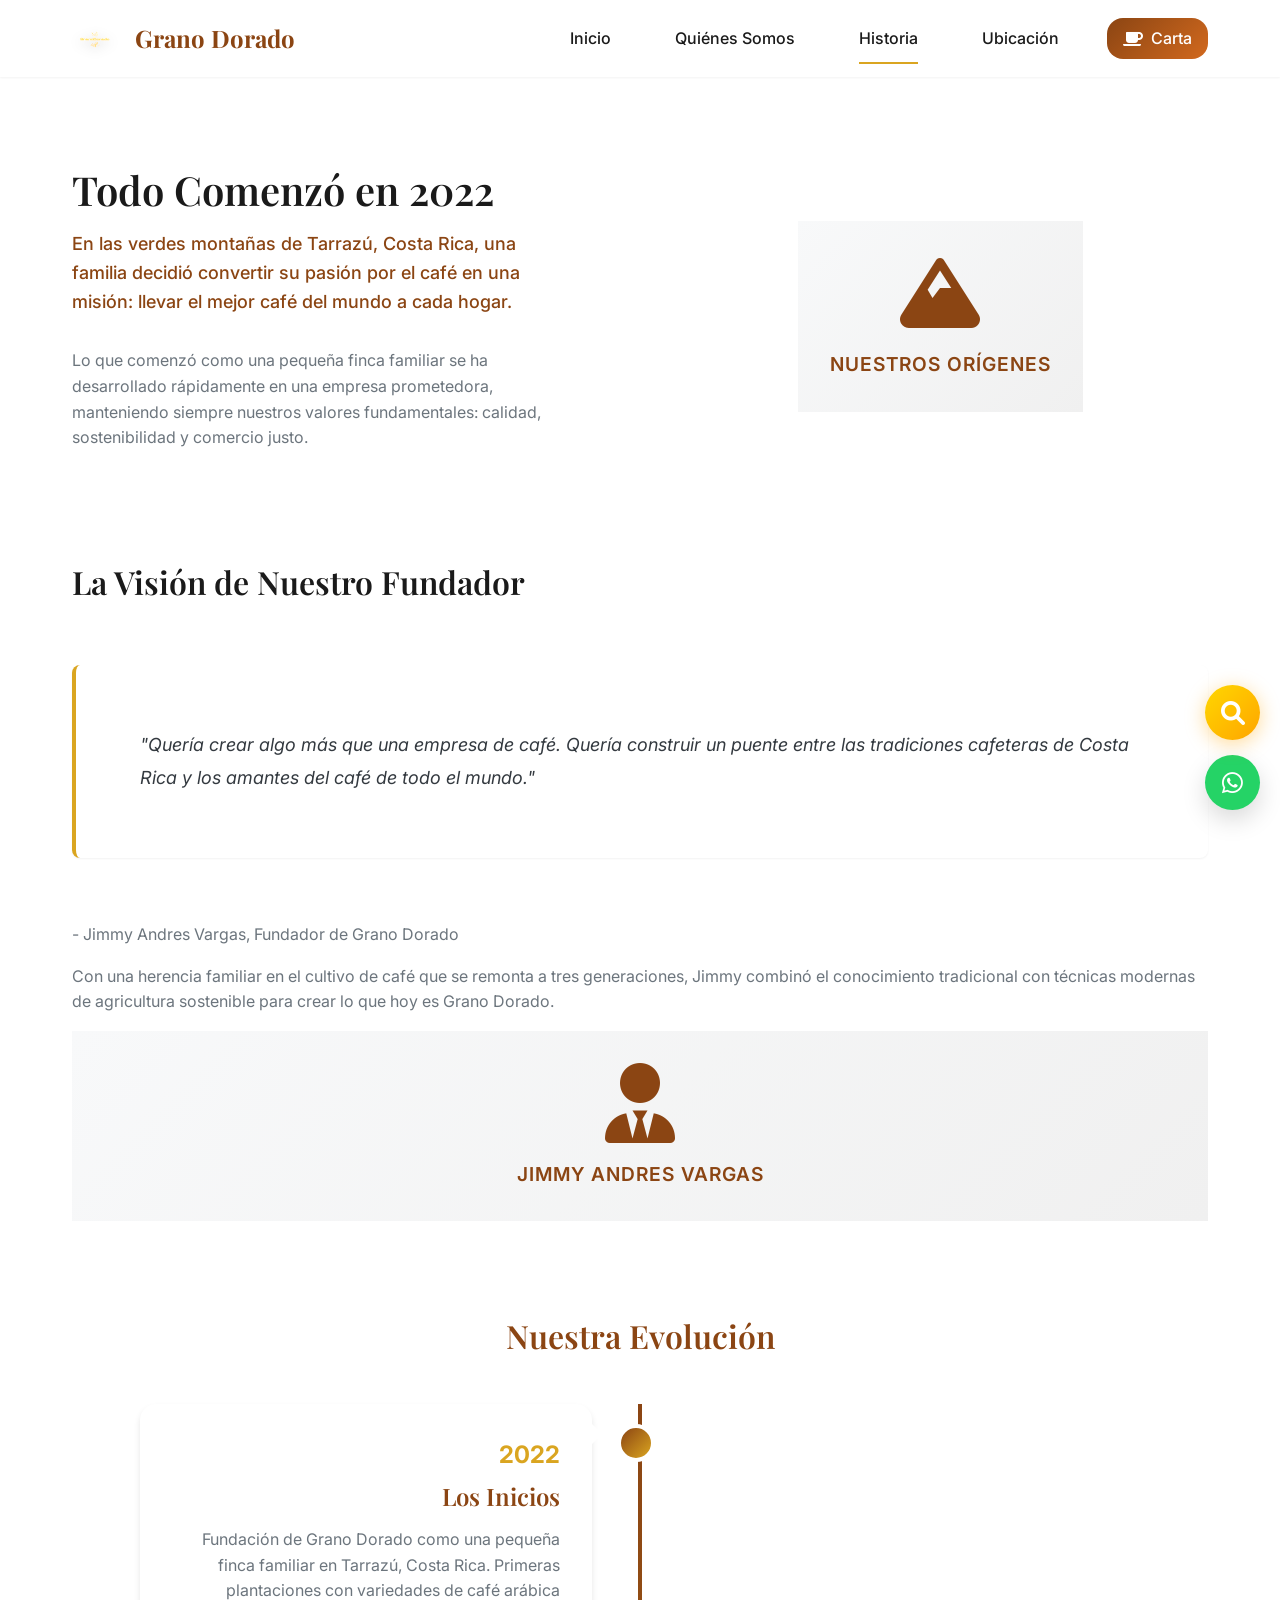
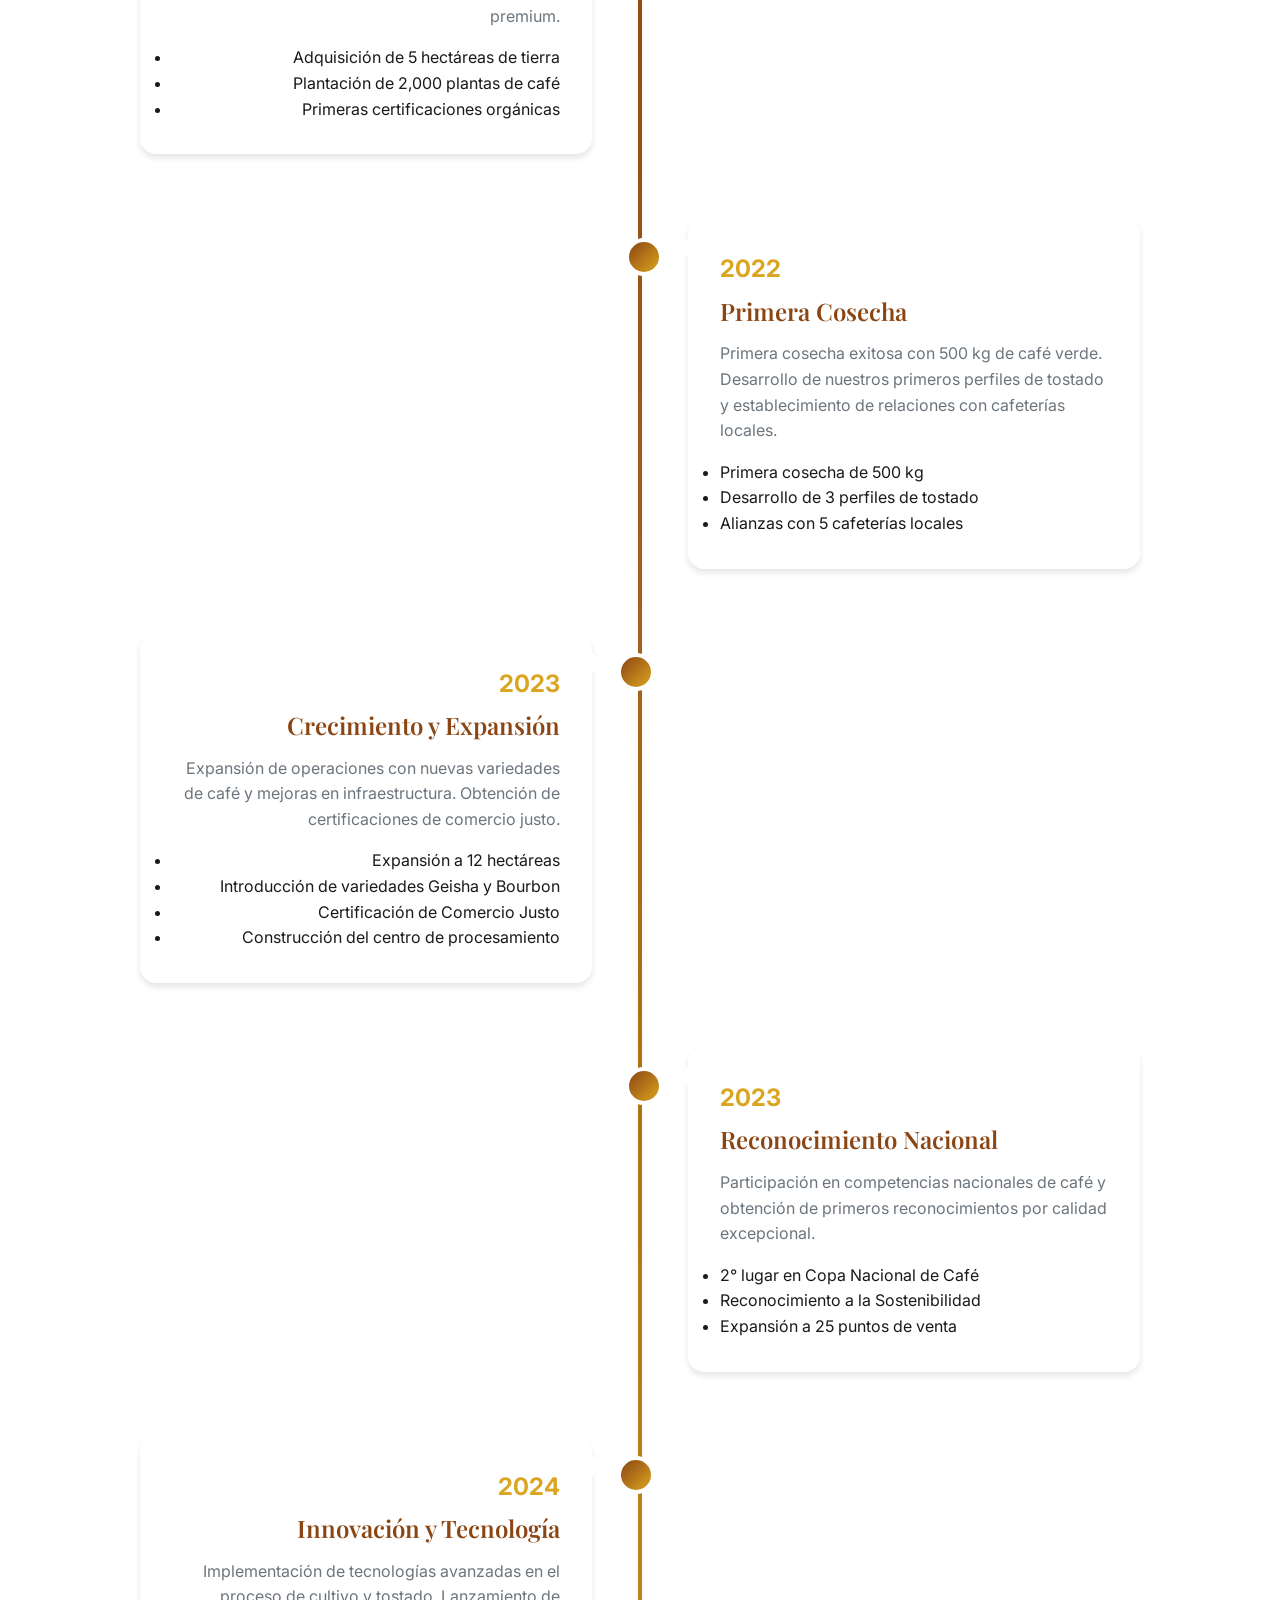
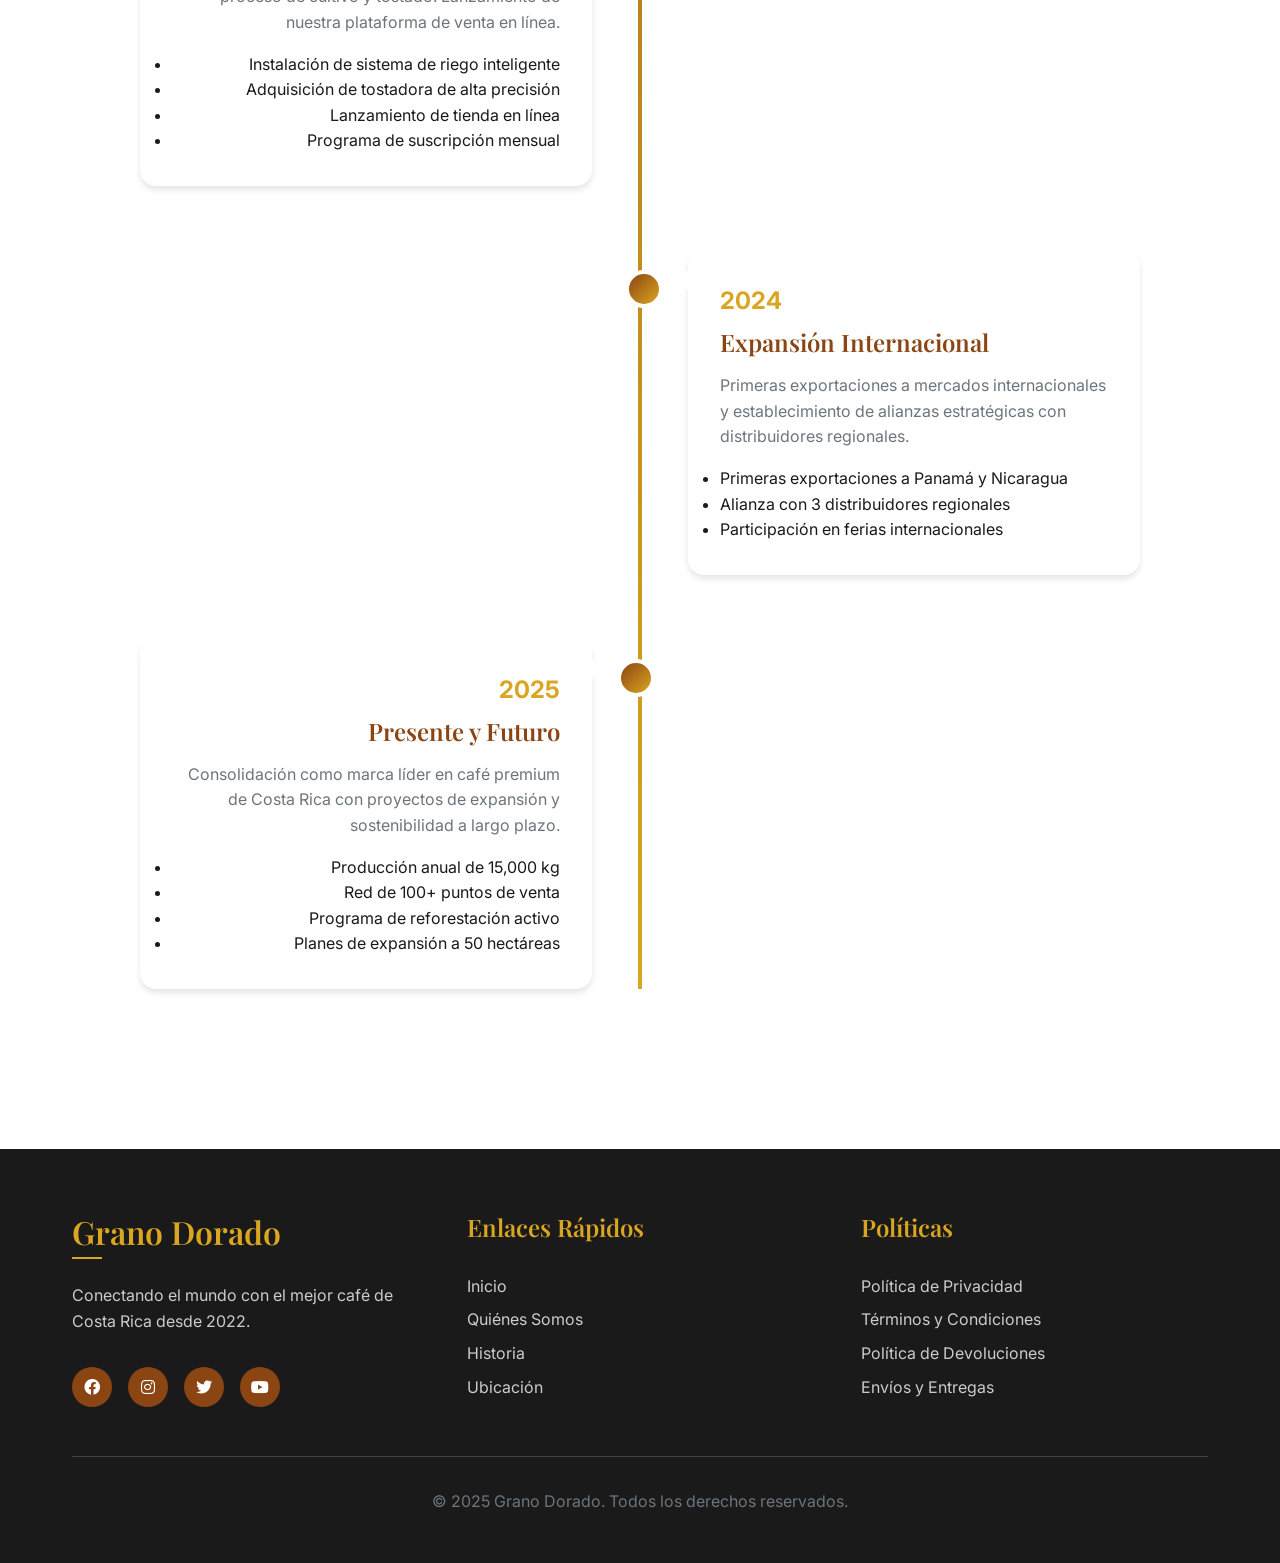
<file: historia.html>
<!DOCTYPE html>
<html lang="es">
<head>
    <meta charset="UTF-8">
    <meta name="viewport" content="width=device-width, initial-scale=1.0">
    <meta name="description" content="Historia de Grano Dorado - Desde 2022 creando café de alta calidad en San Rafael, Alajuela. Un viaje de pasión por el grano dorado, crecimiento y compromiso con la excelencia cafetera en Costa Rica.">
    <meta name="keywords" content="historia grano dorado, café San Rafael historia, café calidad Alajuela evolución, café premium Costa Rica, tostaduria artesanal historia">
    <title>Historia - Grano Dorado San Rafael | Café de Calidad desde 2022</title>
    
    <!-- SEO Meta Tags -->
    <meta name="robots" content="index, follow">
    <link rel="canonical" href="https://granodorado.vercel.app/historia.html">
    
    <!-- Favicon -->
    <link rel="icon" type="image/x-icon" href="images/favicon.ico">
    
    <!-- Fonts -->
    <link rel="preconnect" href="https://fonts.googleapis.com">
    <link rel="preconnect" href="https://fonts.gstatic.com" crossorigin>
    <link href="https://fonts.googleapis.com/css2?family=Inter:wght@300;400;500;600;700&family=Playfair+Display:wght@400;500;600;700&family=Montserrat:wght@300;400;500;600;700;800&display=swap" rel="stylesheet">
    
    <!-- CSS -->
    <link rel="stylesheet" href="css/styles.css?v=2.0">
    
    <!-- Font Awesome for icons -->
    <link rel="stylesheet" href="https://cdnjs.cloudflare.com/ajax/libs/font-awesome/6.0.0/css/all.min.css">
</head>
<body>
    <!-- Navigation -->
    <nav class="navbar" id="navbar">
        <div class="nav-container">
            <div class="nav-logo">
                <a href="index.html">
                    <img src="images/logo-grano-dorado.png" alt="Grano Dorado" class="nav-logo-image">
                    <h2>Grano Dorado</h2>
                </a>
            </div>
            
            <ul class="nav-menu" id="nav-menu">
                <li class="nav-item">
                    <a href="index.html" class="nav-link">Inicio</a>
                </li>
                
                <li class="nav-item">
                    <a href="quienes-somos.html" class="nav-link">Quiénes Somos</a>
                </li>
                <li class="nav-item">
                    <a href="historia.html" class="nav-link active">Historia</a>
                </li>
                <li class="nav-item">
                    <a href="ubicacion.html" class="nav-link">Ubicación</a>
                </li>
                <li class="nav-item nav-carta-highlight">
                    <a href="carta.html" class="nav-link carta-link">
                        <i class="fas fa-coffee"></i>
                        <span>Carta</span>
                    </a>
                </li>
            </ul>
            
            <div class="hamburger" id="hamburger">
                <span class="bar"></span>
                <span class="bar"></span>
                <span class="bar"></span>
            </div>
        </div>
    </nav>

    <!-- Hero Story Section -->
    <section class="story-hero">
        <!-- Coffee Beans Animation Container for Historia -->
        <div class="coffee-beans-container" id="coffeeBeans"></div>
        
        <div class="container">
            <div class="story-hero-content reveal">
                <div class="story-text">
                    <h2>Todo Comenzó en 2022</h2>
                    <p class="story-lead">En las verdes montañas de Tarrazú, Costa Rica, una familia decidió convertir su pasión por el café en una misión: llevar el mejor café del mundo a cada hogar.</p>
                    <p>Lo que comenzó como una pequeña finca familiar se ha desarrollado rápidamente en una empresa prometedora, manteniendo siempre nuestros valores fundamentales: calidad, sostenibilidad y comercio justo.</p>
                </div>
                <div class="story-image">
                    <div class="image-placeholder">
                        <i class="fas fa-mountain"></i>
                        <p>Nuestros Orígenes</p>
                    </div>
                </div>
            </div>
        </div>
    </section>

    <!-- Founder Story Section -->
    <section class="founder-section">
        <div class="container">
            <div class="founder-content reveal">
                <div class="founder-text">
                    <h3>La Visión de Nuestro Fundador</h3>
                    <p class="founder-quote">"Quería crear algo más que una empresa de café. Quería construir un puente entre las tradiciones cafeteras de Costa Rica y los amantes del café de todo el mundo."</p>
                    <p class="founder-signature">- Jimmy Andres Vargas, Fundador de Grano Dorado</p>
                    <p>Con una herencia familiar en el cultivo de café que se remonta a tres generaciones, Jimmy combinó el conocimiento tradicional con técnicas modernas de agricultura sostenible para crear lo que hoy es Grano Dorado.</p>
                </div>
                <div class="founder-image">
                    <div class="image-placeholder">
                        <i class="fas fa-user-tie"></i>
                        <p>Jimmy Andres Vargas</p>
                    </div>
                </div>
            </div>
        </div>
    </section>

    <!-- Timeline Section -->
    <section class="timeline-section">
        <div class="container">
            <h3 class="section-subtitle reveal">Nuestra Evolución</h3>
            <div class="timeline">
                <div class="timeline-item reveal">
                    <div class="timeline-content">
                        <div class="timeline-year">2022</div>
                        <h4>Los Inicios</h4>
                        <p>Fundación de Grano Dorado como una pequeña finca familiar en Tarrazú, Costa Rica. Primeras plantaciones con variedades de café arábica premium.</p>
                        <ul>
                            <li>Adquisición de 5 hectáreas de tierra</li>
                            <li>Plantación de 2,000 plantas de café</li>
                            <li>Primeras certificaciones orgánicas</li>
                        </ul>
                    </div>
                </div>
                
                <div class="timeline-item reveal">
                    <div class="timeline-content">
                        <div class="timeline-year">2022</div>
                        <h4>Primera Cosecha</h4>
                        <p>Primera cosecha exitosa con 500 kg de café verde. Desarrollo de nuestros primeros perfiles de tostado y establecimiento de relaciones con cafeterías locales.</p>
                        <ul>
                            <li>Primera cosecha de 500 kg</li>
                            <li>Desarrollo de 3 perfiles de tostado</li>
                            <li>Alianzas con 5 cafeterías locales</li>
                        </ul>
                    </div>
                </div>
                
                <div class="timeline-item reveal">
                    <div class="timeline-content">
                        <div class="timeline-year">2023</div>
                        <h4>Crecimiento y Expansión</h4>
                        <p>Expansión de operaciones con nuevas variedades de café y mejoras en infraestructura. Obtención de certificaciones de comercio justo.</p>
                        <ul>
                            <li>Expansión a 12 hectáreas</li>
                            <li>Introducción de variedades Geisha y Bourbon</li>
                            <li>Certificación de Comercio Justo</li>
                            <li>Construcción del centro de procesamiento</li>
                        </ul>
                    </div>
                </div>
                
                <div class="timeline-item reveal">
                    <div class="timeline-content">
                        <div class="timeline-year">2023</div>
                        <h4>Reconocimiento Nacional</h4>
                        <p>Participación en competencias nacionales de café y obtención de primeros reconocimientos por calidad excepcional.</p>
                        <ul>
                            <li>2° lugar en Copa Nacional de Café</li>
                            <li>Reconocimiento a la Sostenibilidad</li>
                            <li>Expansión a 25 puntos de venta</li>
                        </ul>
                    </div>
                </div>
                
                <div class="timeline-item reveal">
                    <div class="timeline-content">
                        <div class="timeline-year">2024</div>
                        <h4>Innovación y Tecnología</h4>
                        <p>Implementación de tecnologías avanzadas en el proceso de cultivo y tostado. Lanzamiento de nuestra plataforma de venta en línea.</p>
                        <ul>
                            <li>Instalación de sistema de riego inteligente</li>
                            <li>Adquisición de tostadora de alta precisión</li>
                            <li>Lanzamiento de tienda en línea</li>
                            <li>Programa de suscripción mensual</li>
                        </ul>
                    </div>
                </div>
                
                <div class="timeline-item reveal">
                    <div class="timeline-content">
                        <div class="timeline-year">2024</div>
                        <h4>Expansión Internacional</h4>
                        <p>Primeras exportaciones a mercados internacionales y establecimiento de alianzas estratégicas con distribuidores regionales.</p>
                        <ul>
                            <li>Primeras exportaciones a Panamá y Nicaragua</li>
                            <li>Alianza con 3 distribuidores regionales</li>
                            <li>Participación en ferias internacionales</li>
                        </ul>
                    </div>
                </div>
                
                <div class="timeline-item reveal">
                    <div class="timeline-content">
                        <div class="timeline-year">2025</div>
                        <h4>Presente y Futuro</h4>
                        <p>Consolidación como marca líder en café premium de Costa Rica con proyectos de expansión y sostenibilidad a largo plazo.</p>
                        <ul>
                            <li>Producción anual de 15,000 kg</li>
                            <li>Red de 100+ puntos de venta</li>
                            <li>Programa de reforestación activo</li>
                            <li>Planes de expansión a 50 hectáreas</li>
                        </ul>
                    </div>
                </div>
            </div>
        </div>
    </section>

   

    

    <!-- WhatsApp Float Button -->
    <a href="https://wa.me/50687104694?text=Hola,%20me%20interesa%20conocer%20más%20sobre%20la%20historia%20y%20cafés%20de%20Grano%20Dorado" 
       target="_blank" 
       class="whatsapp-float" 
       aria-label="Contactar por WhatsApp">
        <i class="fab fa-whatsapp"></i>
        <div class="whatsapp-tooltip">¡Chatea con nosotros!</div>
    </a>

      <!-- Coffee Recommender Float Button -->
    <button class="coffee-recommender-float" id="coffeeRecommenderFloat" aria-label="Encuentra tu café ideal">
        <i class="fas fa-search"></i>
        <span class="recommender-tooltip">Encuentra tu café ideal</span>
    </button>

    <!-- Coffee Recommender Modal -->
    <div id="coffeeRecommenderModal" class="modal-overlay">
        <div class="modal-content coffee-recommender-modal">
            <div class="modal-header">
                <h2>🔍 Encuentra tu Café Ideal</h2>
                <button class="modal-close" id="closeRecommenderModal">
                    <i class="fas fa-times"></i>
                </button>
            </div>
            
            <div class="quiz-container">
                <!-- Step 1: Intensity -->
                <div class="quiz-step active" data-step="1">
                    <h3>¿Qué intensidad prefieres?</h3>
                    <div class="options-grid">
                        <button class="option-btn" data-value="suave">
                            <i class="fas fa-feather"></i>
                            <span>Suave</span>
                            <small>Sabor delicado y ligero</small>
                        </button>
                        <button class="option-btn" data-value="medio">
                            <i class="fas fa-balance-scale"></i>
                            <span>Medio</span>
                            <small>Equilibrado y aromático</small>
                        </button>
                        <button class="option-btn" data-value="fuerte">
                            <i class="fas fa-fire"></i>
                            <span>Fuerte</span>
                            <small>Intenso y robusto</small>
                        </button>
                    </div>
                </div>

                <!-- Step 2: Flavor Profile -->
                <div class="quiz-step" data-step="2">
                    <h3>¿Qué sabores te gustan más?</h3>
                    <div class="options-grid">
                        <button class="option-btn" data-value="frutal">
                            <i class="fas fa-apple-alt"></i>
                            <span>Frutal</span>
                            <small>Notas cítricas y frescas</small>
                        </button>
                        <button class="option-btn" data-value="chocolate">
                            <i class="fas fa-cookie-bite"></i>
                            <span>Chocolate</span>
                            <small>Dulce y achocolatado</small>
                        </button>
                        <button class="option-btn" data-value="nueces">
                            <i class="fas fa-seedling"></i>
                            <span>Nueces</span>
                            <small>Tostado y terroso</small>
                        </button>
                        <button class="option-btn" data-value="floral">
                            <i class="fas fa-flower"></i>
                            <span>Floral</span>
                            <small>Delicado y aromático</small>
                        </button>
                    </div>
                </div>

                <!-- Step 3: Brewing Method -->
                <div class="quiz-step" data-step="3">
                    <h3>¿Cómo preparas tu café?</h3>
                    <div class="options-grid">
                        <button class="option-btn" data-value="espresso">
                            <i class="fas fa-coffee"></i>
                            <span>Espresso</span>
                            <small>Máquina de espresso</small>
                        </button>
                        <button class="option-btn" data-value="v60">
                            <i class="fas fa-filter"></i>
                            <span>V60/Filtrado</span>
                            <small>Métodos de goteo</small>
                        </button>
                        <button class="option-btn" data-value="prensa">
                            <i class="fas fa-compress"></i>
                            <span>Prensa Francesa</span>
                            <small>Inmersión completa</small>
                        </button>
                        <button class="option-btn" data-value="moka">
                            <i class="fas fa-fire"></i>
                            <span>Moka/Greca</span>
                            <small>Estufa tradicional</small>
                        </button>
                    </div>
                </div>

                <!-- Step 4: Time of Day -->
                <div class="quiz-step" data-step="4">
                    <h3>¿Cuándo tomas más café?</h3>
                    <div class="options-grid">
                        <button class="option-btn" data-value="mañana">
                            <i class="fas fa-sun"></i>
                            <span>Mañana</span>
                            <small>Para empezar el día</small>
                        </button>
                        <button class="option-btn" data-value="tarde">
                            <i class="fas fa-clock"></i>
                            <span>Tarde</span>
                            <small>Después del almuerzo</small>
                        </button>
                        <button class="option-btn" data-value="todo">
                            <i class="fas fa-clock"></i>
                            <span>Todo el día</span>
                            <small>Soy adicto al café</small>
                        </button>
                    </div>
                </div>

                <!-- Results -->
                <div class="quiz-step" data-step="results">
                    <div class="results-container">
                        <h3>🎯 Tu Café Perfecto</h3>
                        <div class="recommended-coffee">
                            <div class="coffee-image">
                                <i class="fas fa-coffee"></i>
                            </div>
                            <div class="coffee-details">
                                <h4 id="recommendedName">Café Recomendado</h4>
                                <p id="recommendedDescription">Descripción del café perfecto para ti</p>
                                <div class="coffee-attributes">
                                    <span class="attribute" id="intensityLevel">Intensidad: Media</span>
                                    <span class="attribute" id="flavorNotes">Notas: Chocolate y nueces</span>
                                    <span class="attribute" id="brewingTip">Ideal para: Prensa francesa</span>
                                </div>
                            </div>
                        </div>
                        <div class="recommendation-actions">
                            <a href="#" id="orderCoffeeBtn" class="cta-button">Pedir por WhatsApp</a>
                            <button class="cta-button secondary" id="retakeQuizBtn">Repetir Quiz</button>
                        </div>
                    </div>
                </div>

                <!-- Navigation -->
                <div class="quiz-navigation">
                    <button class="nav-btn" id="prevBtn" style="display: none;">
                        <i class="fas fa-arrow-left"></i> Anterior
                    </button>
                    <div class="progress-indicator">
                        <div class="progress-bar">
                            <div class="progress-fill" id="progressFill"></div>
                        </div>
                        <span class="progress-text" id="progressText">1 de 4</span>
                    </div>
                    <button class="nav-btn" id="nextBtn" disabled>
                        Siguiente <i class="fas fa-arrow-right"></i>
                    </button>
                </div>
            </div>
        </div>
    </div>

    <!-- Footer -->
    <footer class="footer">
        <div class="container">
            <div class="footer-content">
                <div class="footer-section">
                    <h3>Grano Dorado</h3>
                    <p>Conectando el mundo con el mejor café de Costa Rica desde 2022.</p>
                    <div class="social-links">
                        <a href="#" aria-label="Facebook"><i class="fab fa-facebook"></i></a>
                        <a href="#" aria-label="Instagram"><i class="fab fa-instagram"></i></a>
                        <a href="#" aria-label="Twitter"><i class="fab fa-twitter"></i></a>
                        <a href="#" aria-label="YouTube"><i class="fab fa-youtube"></i></a>
                    </div>
                </div>
                
                <div class="footer-section">
                    <h4>Enlaces Rápidos</h4>
                    <ul class="footer-links">
                        <li><a href="index.html">Inicio</a></li>
                        <li><a href="quienes-somos.html">Quiénes Somos</a></li>
                        <li><a href="historia.html">Historia</a></li>
                        <li><a href="ubicacion.html">Ubicación</a></li>
                    </ul>
                </div>
                
                <div class="footer-section">
                    <h4>Políticas</h4>
                    <ul class="footer-links">
                        <li><a href="#">Política de Privacidad</a></li>
                        <li><a href="#">Términos y Condiciones</a></li>
                        <li><a href="#">Política de Devoluciones</a></li>
                        <li><a href="#">Envíos y Entregas</a></li>
                    </ul>
                </div>
            </div>
            
            <div class="footer-bottom">
                <p>&copy; 2025 Grano Dorado. Todos los derechos reservados.</p>
            </div>
        </div>
    </footer>

    <!-- Back to Top Button -->
    <button class="back-to-top" id="backToTop" aria-label="Volver arriba">
        <i class="fas fa-chevron-up"></i>
    </button>

    <!-- JavaScript -->
    <script src="js/main.js?v=2.0"></script>
    <script src="js/coffee-recommender.js"></script>
    <script src="js/video-rapido.js"></script>
    <script src="js/animaciones-simples.js"></script>
</body>
</html>
</file>
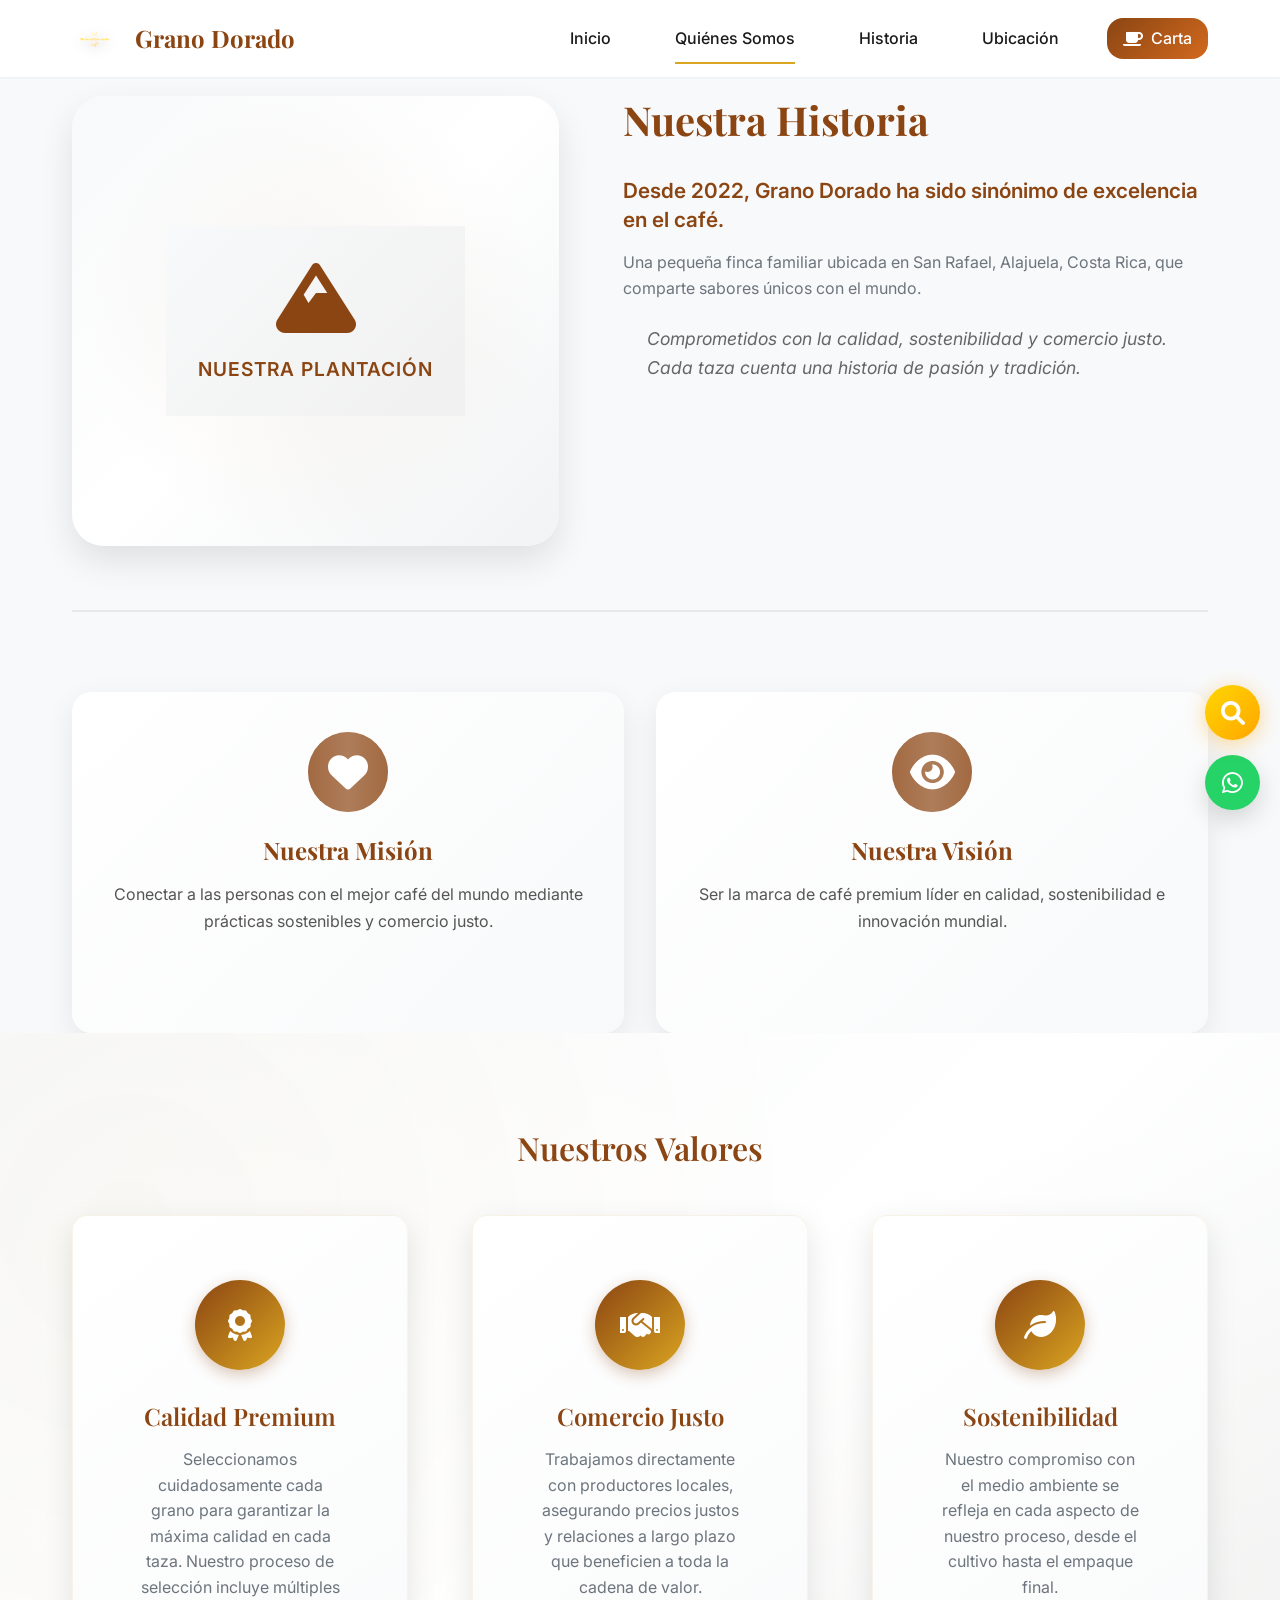
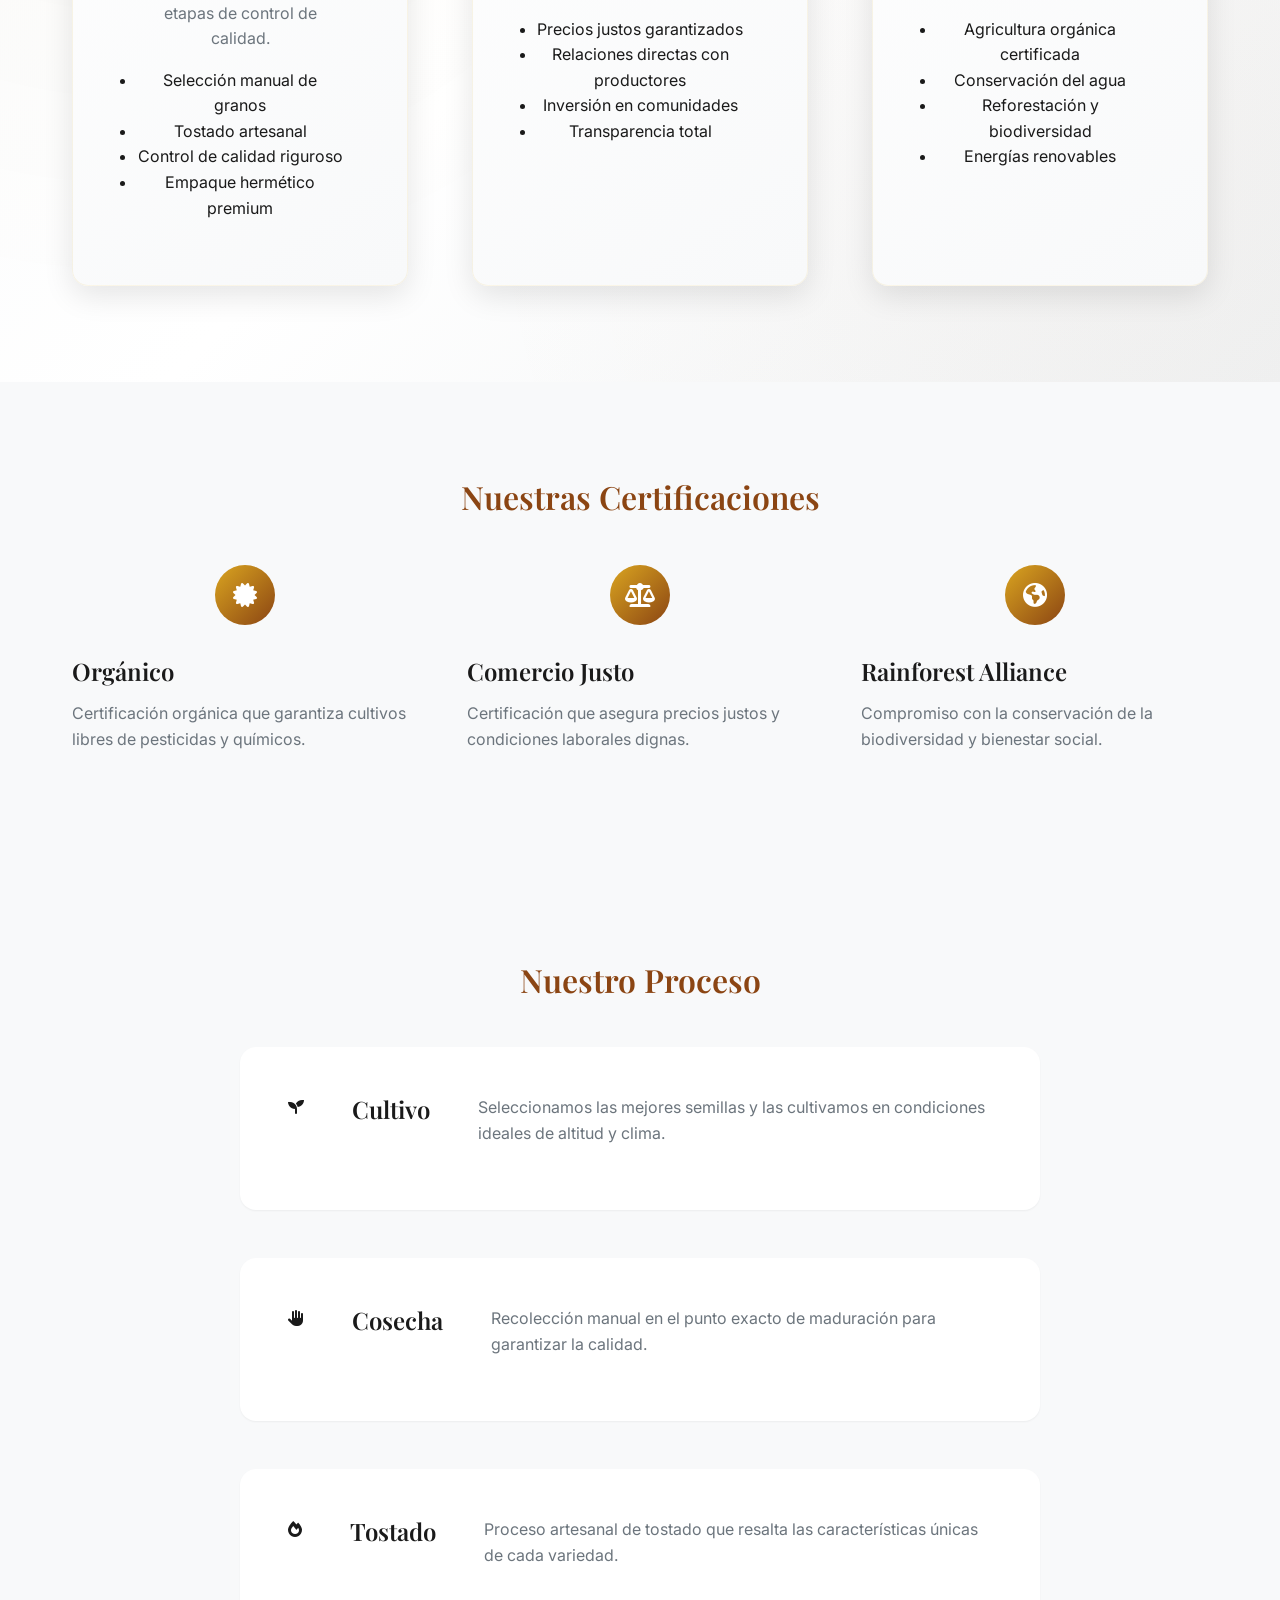
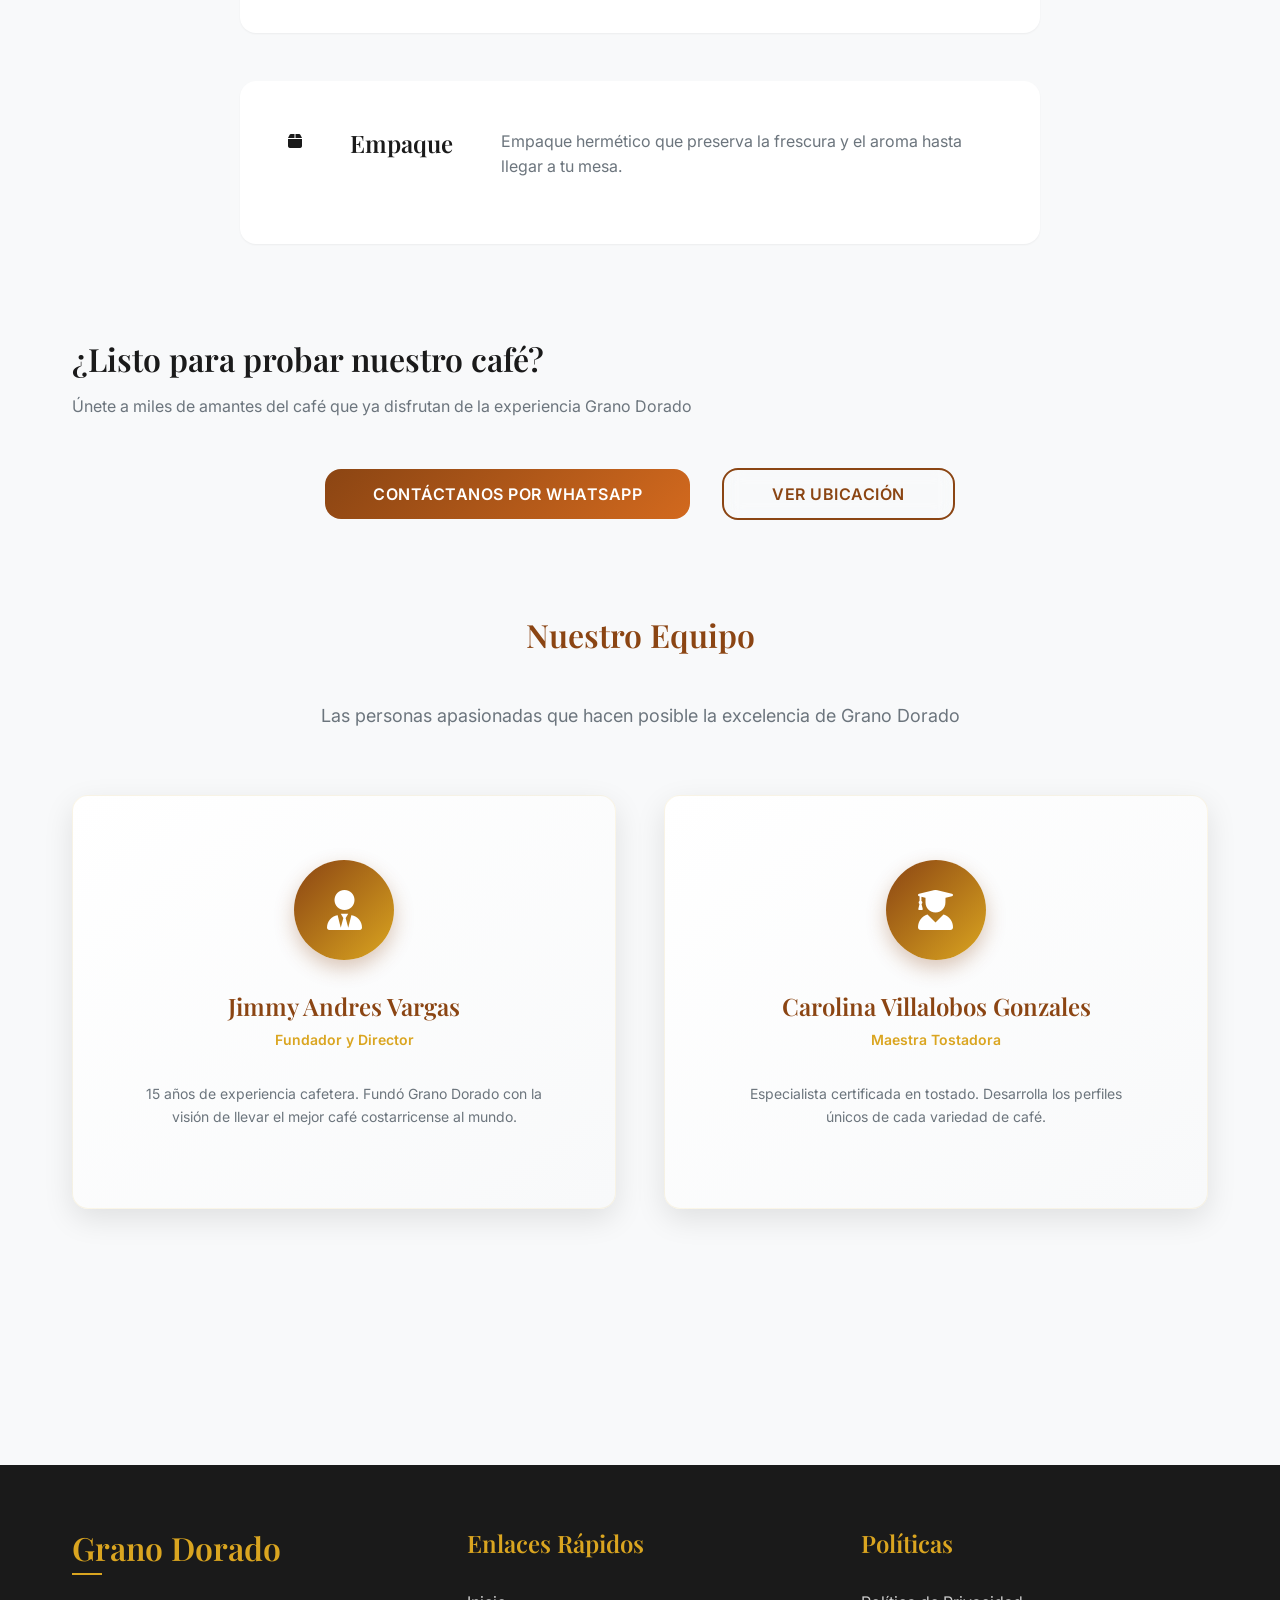
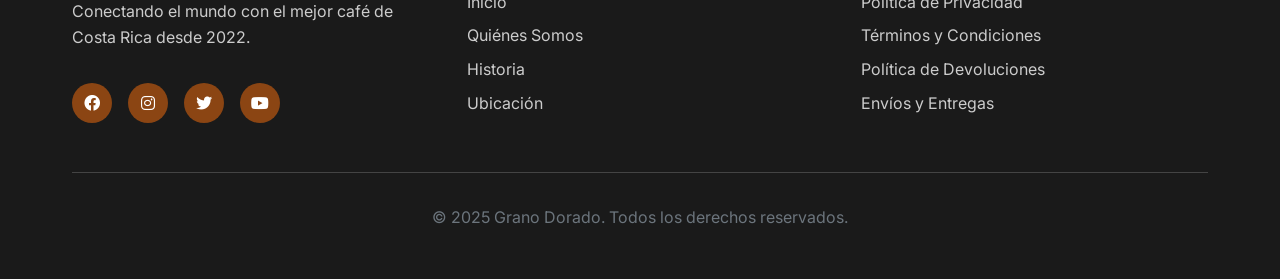
<file: quienes-somos.html>
<!DOCTYPE html>
<html lang="es">
<head>
    <meta charset="UTF-8">
    <meta name="viewport" content="width=device-width, initial-scale=1.0">
    <meta name="description" content="Conoce Grano Dorado - Empresa especializada en café de alta calidad en San Rafael, Alajuela. Nuestra pasión por el café premium, comercio justo y sostenibilidad desde 2022.">
    <meta name="keywords" content="grano dorado empresa, café calidad San Rafael, historia café Alajuela, café premium Costa Rica, comercio justo, tostaduria artesanal">
    <title>Quiénes Somos - Grano Dorado | Café de Calidad San Rafael, Alajuela</title>
    
    <!-- SEO Meta Tags -->
    <meta name="robots" content="index, follow">
    <link rel="canonical" href="https://granodorado.vercel.app/quienes-somos.html">
    
    <!-- Favicon -->
    <link rel="icon" type="image/x-icon" href="images/favicon.ico">
    
    <!-- Fonts -->
    <link rel="preconnect" href="https://fonts.googleapis.com">
    <link rel="preconnect" href="https://fonts.gstatic.com" crossorigin>
    <link href="https://fonts.googleapis.com/css2?family=Inter:wght@300;400;500;600;700&family=Playfair+Display:wght@400;500;600;700&family=Montserrat:wght@300;400;500;600;700;800&display=swap" rel="stylesheet">
    
    <!-- CSS -->
    <link rel="stylesheet" href="css/styles.css?v=2.0">
    
    <!-- Font Awesome for icons -->
    <link rel="stylesheet" href="https://cdnjs.cloudflare.com/ajax/libs/font-awesome/6.0.0/css/all.min.css">
</head>
<body>
    <!-- Navigation -->
    <nav class="navbar" id="navbar">
        <div class="nav-container">
            <div class="nav-logo">
                <a href="index.html">
                    <img src="images/logo-grano-dorado.png" alt="Grano Dorado" class="nav-logo-image">
                    <h2>Grano Dorado</h2>
                </a>
            </div>
            
            <ul class="nav-menu" id="nav-menu">
                <li class="nav-item">
                    <a href="index.html" class="nav-link">Inicio</a>
                </li>
                
                <li class="nav-item">
                    <a href="quienes-somos.html" class="nav-link active">Quiénes Somos</a>
                </li>
                <li class="nav-item">
                    <a href="historia.html" class="nav-link">Historia</a>
                </li>
                <li class="nav-item">
                    <a href="ubicacion.html" class="nav-link">Ubicación</a>
                </li>
                <li class="nav-item nav-carta-highlight">
                    <a href="carta.html" class="nav-link carta-link">
                        <i class="fas fa-coffee"></i>
                        <span>Carta</span>
                    </a>
                </li>
            </ul>
            
            <div class="hamburger" id="hamburger">
                <span class="bar"></span>
                <span class="bar"></span>
                <span class="bar"></span>
            </div>
        </div>
    </nav>

    <!-- Page Header -->
    

    <!-- About Section -->
    <section class="about-section">
        <div class="container">
            <div class="about-content-wrapper">
                <div class="about-image reveal">
                    <div class="image-placeholder">
                        <i class="fas fa-mountain"></i>
                        <p>Nuestra Plantación</p>
                    </div>
                </div>
                <div class="about-content reveal">
                    <h2>Nuestra Historia</h2>
                    <div class="story-content">
                        <p class="story-highlight">Desde 2022, Grano Dorado ha sido sinónimo de excelencia en el café.</p>
                        <p>Una pequeña finca familiar ubicada en San Rafael, Alajuela, Costa Rica, que comparte sabores únicos con el mundo.</p>
                        <p class="commitment-text">Comprometidos con la calidad, sostenibilidad y comercio justo. Cada taza cuenta una historia de pasión y tradición.</p>
                    </div>
                </div>
            </div>
            
            <!-- Mission & Vision Cards -->
            <div class="mission-vision-section reveal">
                <div class="mission-vision-grid">
                    <div class="mission-card">
                        <div class="card-icon">
                            <i class="fas fa-heart"></i>
                        </div>
                        <h3>Nuestra Misión</h3>
                        <p>Conectar a las personas con el mejor café del mundo mediante prácticas sostenibles y comercio justo.</p>
                        <div class="card-accent"></div>
                    </div>
                    
                    <div class="vision-card">
                        <div class="card-icon">
                            <i class="fas fa-eye"></i>
                        </div>
                        <h3>Nuestra Visión</h3>
                        <p>Ser la marca de café premium líder en calidad, sostenibilidad e innovación mundial.

                        </p>
                        <br> 
                        <div class="card-accent"></div>
                    </div>
                </div>
            </div>
        </div>

        <!-- Values Section -->
        <div class="values-section">
            <div class="container">
                <h3 class="section-subtitle">Nuestros Valores</h3>
                <div class="values-grid">
                    <div class="value-card reveal">
                        <div class="value-icon">
                            <i class="fas fa-award"></i>
                        </div>
                        <h4>Calidad Premium</h4>
                        <p>Seleccionamos cuidadosamente cada grano para garantizar la máxima calidad en cada taza. Nuestro proceso de selección incluye múltiples etapas de control de calidad.</p>
                        <ul class="value-details">
                            <li>Selección manual de granos</li>
                            <li>Tostado artesanal</li>
                            <li>Control de calidad riguroso</li>
                            <li>Empaque hermético premium</li>
                        </ul>
                    </div>
                    
                    <div class="value-card reveal">
                        <div class="value-icon">
                            <i class="fas fa-handshake"></i>
                        </div>
                        <h4>Comercio Justo</h4>
                        <p>Trabajamos directamente con productores locales, asegurando precios justos y relaciones a largo plazo que beneficien a toda la cadena de valor.</p>
                        <ul class="value-details">
                            <li>Precios justos garantizados</li>
                            <li>Relaciones directas con productores</li>
                            <li>Inversión en comunidades</li>
                            <li>Transparencia total</li>
                        </ul>
                    </div>
                    
                    <div class="value-card reveal">
                        <div class="value-icon">
                            <i class="fas fa-leaf"></i>
                        </div>
                        <h4>Sostenibilidad</h4>
                        <p>Nuestro compromiso con el medio ambiente se refleja en cada aspecto de nuestro proceso, desde el cultivo hasta el empaque final.</p>
                        <ul class="value-details">
                            <li>Agricultura orgánica certificada</li>
                            <li>Conservación del agua</li>
                            <li>Reforestación y biodiversidad</li>
                            <li>Energías renovables</li>
                        </ul>
                    </div>
                </div>
            </div>
        </div>

        <!-- Certifications Section -->
        <div class="certifications-section">
            <div class="container">
                <h3 class="section-subtitle">Nuestras Certificaciones</h3>
                <div class="certifications-grid">
                    <div class="certification-item reveal">
                        <div class="cert-icon">
                            <i class="fas fa-certificate"></i>
                        </div>
                        <h4>Orgánico</h4>
                        <p>Certificación orgánica que garantiza cultivos libres de pesticidas y químicos.</p>
                    </div>
                    
                    <div class="certification-item reveal">
                        <div class="cert-icon">
                            <i class="fas fa-balance-scale"></i>
                        </div>
                        <h4>Comercio Justo</h4>
                        <p>Certificación que asegura precios justos y condiciones laborales dignas.</p>
                    </div>
                    
                    <div class="certification-item reveal">
                        <div class="cert-icon">
                            <i class="fas fa-globe-americas"></i>
                        </div>
                        <h4>Rainforest Alliance</h4>
                        <p>Compromiso con la conservación de la biodiversidad y bienestar social.</p>
                    </div>
                </div>
            </div>
        </div>

        <!-- Process Section -->
        <div class="process-section">
            <div class="container">
                <h3 class="section-subtitle">Nuestro Proceso</h3>
                <div class="process-steps">
                    <div class="process-step reveal">
                        <div class="step-icon">
                            <i class="fas fa-seedling"></i>
                        </div>
                        <h4>Cultivo</h4>
                        <p>Seleccionamos las mejores semillas y las cultivamos en condiciones ideales de altitud y clima.</p>
                    </div>
                    
                    <div class="process-step reveal">
                        <div class="step-icon">
                            <i class="fas fa-hand-paper"></i>
                        </div>
                        <h4>Cosecha</h4>
                        <p>Recolección manual en el punto exacto de maduración para garantizar la calidad.</p>
                    </div>
                    
                    <div class="process-step reveal">
                        <div class="step-icon">
                            <i class="fas fa-fire"></i>
                        </div>
                        <h4>Tostado</h4>
                        <p>Proceso artesanal de tostado que resalta las características únicas de cada variedad.</p>
                    </div>
                    
                    <div class="process-step reveal">
                        <div class="step-icon">
                            <i class="fas fa-box"></i>
                        </div>
                        <h4>Empaque</h4>
                        <p>Empaque hermético que preserva la frescura y el aroma hasta llegar a tu mesa.</p>
                    </div>
                </div>
            </div>
        </div>

        <!-- Call to Action -->
        <div class="cta-section">
            <div class="container">
                <h3>¿Listo para probar nuestro café?</h3>
                <p>Únete a miles de amantes del café que ya disfrutan de la experiencia Grano Dorado</p>
                <div class="cta-buttons">
                    <a href="https://wa.me/50687104694?text=Hola,%20me%20interesa%20conocer%20más%20sobre%20los%20cafés%20de%20Grano%20Dorado" target="_blank" class="cta-button">Contáctanos por WhatsApp</a>
                    <a href="ubicacion.html" class="cta-button secondary">Ver Ubicación</a>
                </div>
            </div>
        </div>

        <!-- Team Section -->
        <div class="team-section">
            <div class="container">
                <h3 class="section-subtitle">Nuestro Equipo</h3>
                <p class="section-description">Las personas apasionadas que hacen posible la excelencia de Grano Dorado</p>
                <div class="team-grid">
                    <div class="team-member reveal">
                        <div class="member-avatar">
                            <i class="fas fa-user-tie"></i>
                        </div>
                        <h4>Jimmy Andres Vargas</h4>
                        <p class="member-role">Fundador y Director</p>
                        <p class="member-bio">15 años de experiencia cafetera. Fundó Grano Dorado con la visión de llevar el mejor café costarricense al mundo.</p>
                    </div>
                    
                    <div class="team-member reveal">
                        <div class="member-avatar">
                            <i class="fas fa-user-graduate"></i>
                        </div>
                        <h4>Carolina Villalobos Gonzales</h4>
                        <p class="member-role">Maestra Tostadora</p>
                        <p class="member-bio">Especialista certificada en tostado. Desarrolla los perfiles únicos de cada variedad de café.</p>
                    </div>
                    
                     
                    </div>
                </div>
            </div>
        </div>
    </section>

   <!-- Footer -->
    <footer class="footer">
        <div class="container">
            <div class="footer-content">
                <div class="footer-section">
                    <h3>Grano Dorado</h3>
                    <p>Conectando el mundo con el mejor café de Costa Rica desde 2022.</p>
                    <div class="social-links">
                        <a href="#" aria-label="Facebook"><i class="fab fa-facebook"></i></a>
                        <a href="#" aria-label="Instagram"><i class="fab fa-instagram"></i></a>
                        <a href="#" aria-label="Twitter"><i class="fab fa-twitter"></i></a>
                        <a href="#" aria-label="YouTube"><i class="fab fa-youtube"></i></a>
                    </div>
                </div>
                
                <div class="footer-section">
                    <h4>Enlaces Rápidos</h4>
                    <ul class="footer-links">
                        <li><a href="index.html">Inicio</a></li>
                        <li><a href="quienes-somos.html">Quiénes Somos</a></li>
                        <li><a href="historia.html">Historia</a></li>
                        <li><a href="ubicacion.html">Ubicación</a></li>
                    </ul>
                </div>
                

                
                <div class="footer-section">
                    <h4>Políticas</h4>
                    <ul class="footer-links">
                        <li><a href="#">Política de Privacidad</a></li>
                        <li><a href="#">Términos y Condiciones</a></li>
                        <li><a href="#">Política de Devoluciones</a></li>
                        <li><a href="#">Envíos y Entregas</a></li>
                    </ul>
                </div>
            </div>
            
            <div class="footer-bottom">
                <p>&copy; 2025 Grano Dorado. Todos los derechos reservados.</p>
            </div>
        </div>
    </footer>

    <!-- WhatsApp Floating Button -->
    <a href="https://wa.me/50687104694?text=Hola,%20me%20interesa%20conocer%20más%20sobre%20los%20cafés%20de%20Grano%20Dorado" 
       class="whatsapp-float" 
       target="_blank" 
       aria-label="Contáctanos por WhatsApp">
        <i class="fab fa-whatsapp"></i>
        <span class="whatsapp-tooltip">¡Contáctanos!</span>
    </a>
  <!-- Coffee Recommender Float Button -->
    <button class="coffee-recommender-float" id="coffeeRecommenderFloat" aria-label="Encuentra tu café ideal">
        <i class="fas fa-search"></i>
        <span class="recommender-tooltip">Encuentra tu café ideal</span>
    </button>

    <!-- Coffee Recommender Modal -->
    <div id="coffeeRecommenderModal" class="modal-overlay">
        <div class="modal-content coffee-recommender-modal">
            <div class="modal-header">
                <h2>🔍 Encuentra tu Café Ideal</h2>
                <button class="modal-close" id="closeRecommenderModal">
                    <i class="fas fa-times"></i>
                </button>
            </div>
            
            <div class="quiz-container">
                <!-- Step 1: Intensity -->
                <div class="quiz-step active" data-step="1">
                    <h3>¿Qué intensidad prefieres?</h3>
                    <div class="options-grid">
                        <button class="option-btn" data-value="suave">
                            <i class="fas fa-feather"></i>
                            <span>Suave</span>
                            <small>Sabor delicado y ligero</small>
                        </button>
                        <button class="option-btn" data-value="medio">
                            <i class="fas fa-balance-scale"></i>
                            <span>Medio</span>
                            <small>Equilibrado y aromático</small>
                        </button>
                        <button class="option-btn" data-value="fuerte">
                            <i class="fas fa-fire"></i>
                            <span>Fuerte</span>
                            <small>Intenso y robusto</small>
                        </button>
                    </div>
                </div>

                <!-- Step 2: Flavor Profile -->
                <div class="quiz-step" data-step="2">
                    <h3>¿Qué sabores te gustan más?</h3>
                    <div class="options-grid">
                        <button class="option-btn" data-value="frutal">
                            <i class="fas fa-apple-alt"></i>
                            <span>Frutal</span>
                            <small>Notas cítricas y frescas</small>
                        </button>
                        <button class="option-btn" data-value="chocolate">
                            <i class="fas fa-cookie-bite"></i>
                            <span>Chocolate</span>
                            <small>Dulce y achocolatado</small>
                        </button>
                        <button class="option-btn" data-value="nueces">
                            <i class="fas fa-seedling"></i>
                            <span>Nueces</span>
                            <small>Tostado y terroso</small>
                        </button>
                        <button class="option-btn" data-value="floral">
                            <i class="fas fa-flower"></i>
                            <span>Floral</span>
                            <small>Delicado y aromático</small>
                        </button>
                    </div>
                </div>

                <!-- Step 3: Brewing Method -->
                <div class="quiz-step" data-step="3">
                    <h3>¿Cómo preparas tu café?</h3>
                    <div class="options-grid">
                        <button class="option-btn" data-value="espresso">
                            <i class="fas fa-coffee"></i>
                            <span>Espresso</span>
                            <small>Máquina de espresso</small>
                        </button>
                        <button class="option-btn" data-value="v60">
                            <i class="fas fa-filter"></i>
                            <span>V60/Filtrado</span>
                            <small>Métodos de goteo</small>
                        </button>
                        <button class="option-btn" data-value="prensa">
                            <i class="fas fa-compress"></i>
                            <span>Prensa Francesa</span>
                            <small>Inmersión completa</small>
                        </button>
                        <button class="option-btn" data-value="moka">
                            <i class="fas fa-fire"></i>
                            <span>Moka/Greca</span>
                            <small>Estufa tradicional</small>
                        </button>
                    </div>
                </div>

                <!-- Step 4: Time of Day -->
                <div class="quiz-step" data-step="4">
                    <h3>¿Cuándo tomas más café?</h3>
                    <div class="options-grid">
                        <button class="option-btn" data-value="mañana">
                            <i class="fas fa-sun"></i>
                            <span>Mañana</span>
                            <small>Para empezar el día</small>
                        </button>
                        <button class="option-btn" data-value="tarde">
                            <i class="fas fa-clock"></i>
                            <span>Tarde</span>
                            <small>Después del almuerzo</small>
                        </button>
                        <button class="option-btn" data-value="todo">
                            <i class="fas fa-clock"></i>
                            <span>Todo el día</span>
                            <small>Soy adicto al café</small>
                        </button>
                    </div>
                </div>

                <!-- Results -->
                <div class="quiz-step" data-step="results">
                    <div class="results-container">
                        <h3>🎯 Tu Café Perfecto</h3>
                        <div class="recommended-coffee">
                            <div class="coffee-image">
                                <i class="fas fa-coffee"></i>
                            </div>
                            <div class="coffee-details">
                                <h4 id="recommendedName">Café Recomendado</h4>
                                <p id="recommendedDescription">Descripción del café perfecto para ti</p>
                                <div class="coffee-attributes">
                                    <span class="attribute" id="intensityLevel">Intensidad: Media</span>
                                    <span class="attribute" id="flavorNotes">Notas: Chocolate y nueces</span>
                                    <span class="attribute" id="brewingTip">Ideal para: Prensa francesa</span>
                                </div>
                            </div>
                        </div>
                        <div class="recommendation-actions">
                            <a href="#" id="orderCoffeeBtn" class="cta-button">Pedir por WhatsApp</a>
                            <button class="cta-button secondary" id="retakeQuizBtn">Repetir Quiz</button>
                        </div>
                    </div>
                </div>

                <!-- Navigation -->
                <div class="quiz-navigation">
                    <button class="nav-btn" id="prevBtn" style="display: none;">
                        <i class="fas fa-arrow-left"></i> Anterior
                    </button>
                    <div class="progress-indicator">
                        <div class="progress-bar">
                            <div class="progress-fill" id="progressFill"></div>
                        </div>
                        <span class="progress-text" id="progressText">1 de 4</span>
                    </div>
                    <button class="nav-btn" id="nextBtn" disabled>
                        Siguiente <i class="fas fa-arrow-right"></i>
                    </button>
                </div>
            </div>
        </div>
    </div>
    <!-- Back to Top Button -->
    <button class="back-to-top" id="backToTop" aria-label="Volver arriba">
        <i class="fas fa-chevron-up"></i>
    </button>

    <!-- JavaScript -->
    <script src="js/main.js?v=2.0"></script>
    <script src="js/coffee-recommender.js"></script>

    <script src="js/video-rapido.js"></script>
    <script src="js/animaciones-simples.js"></script>
</body>
</html>
</file>
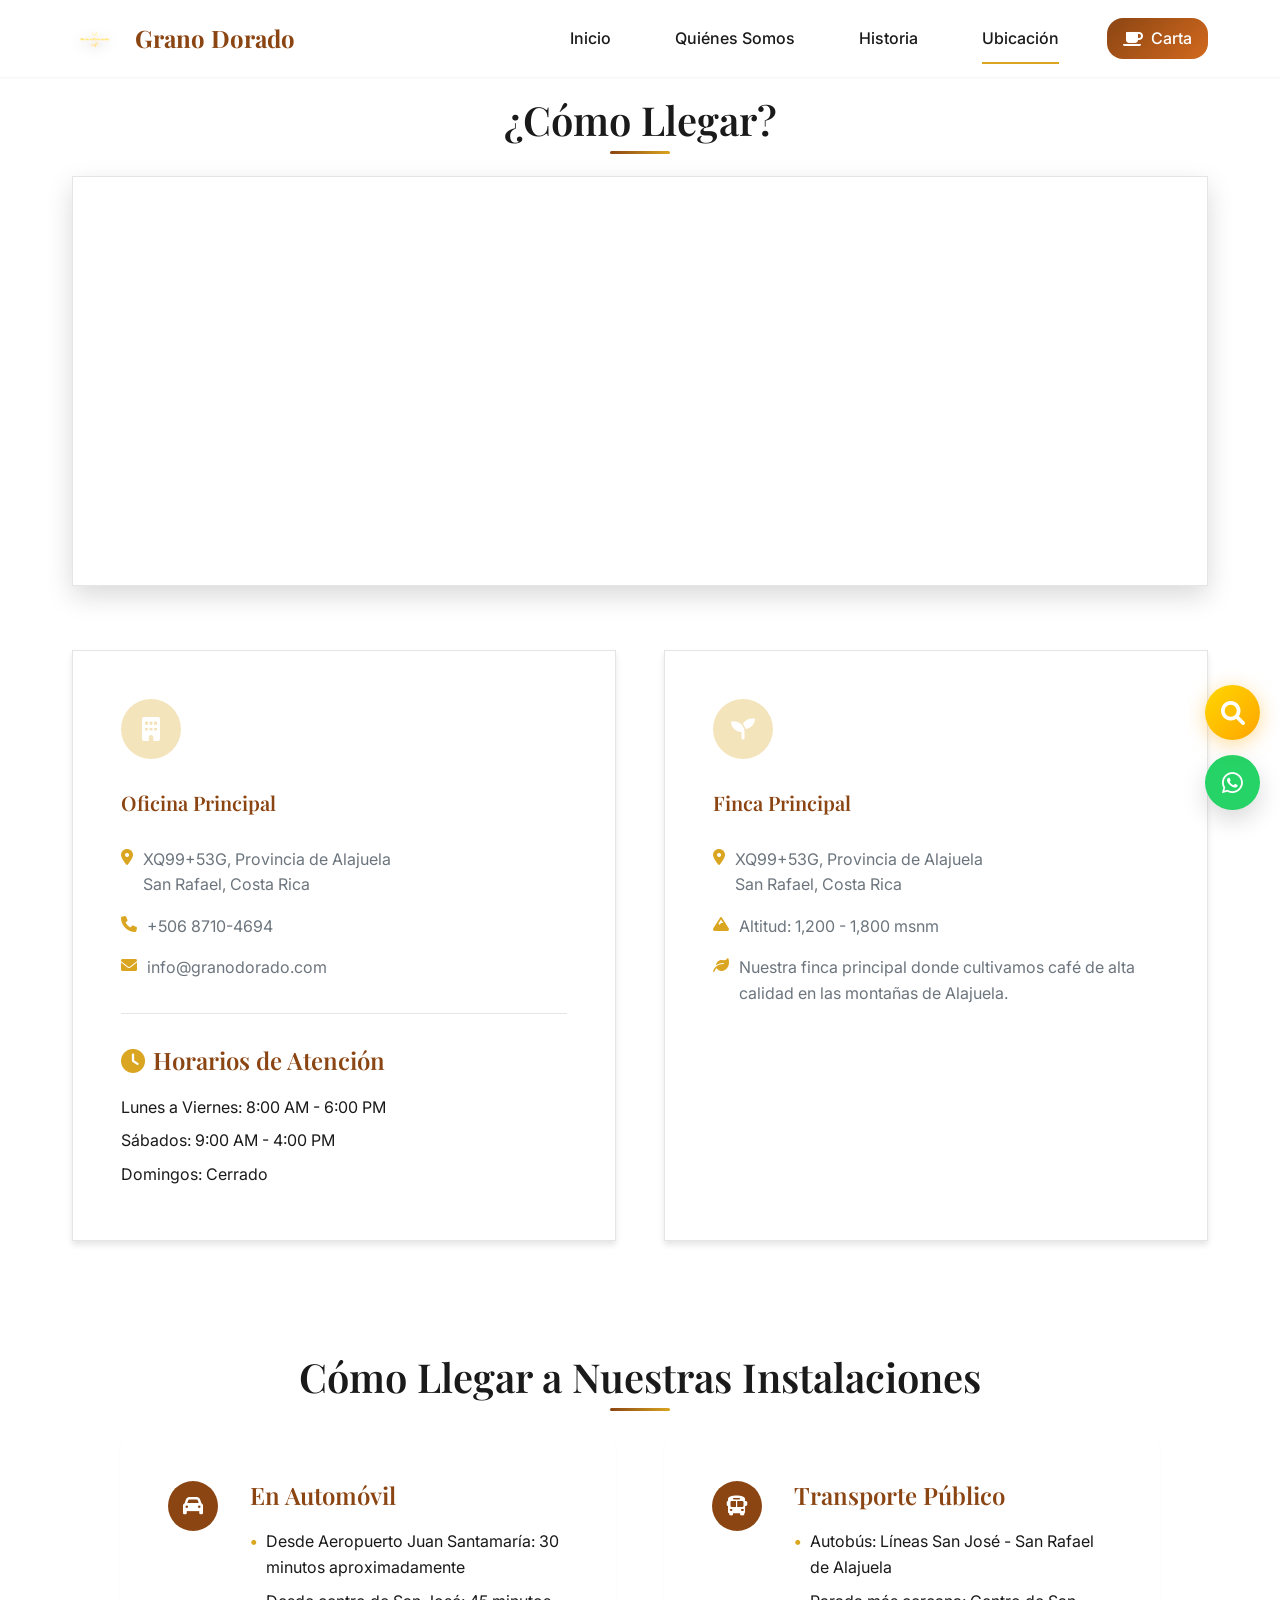
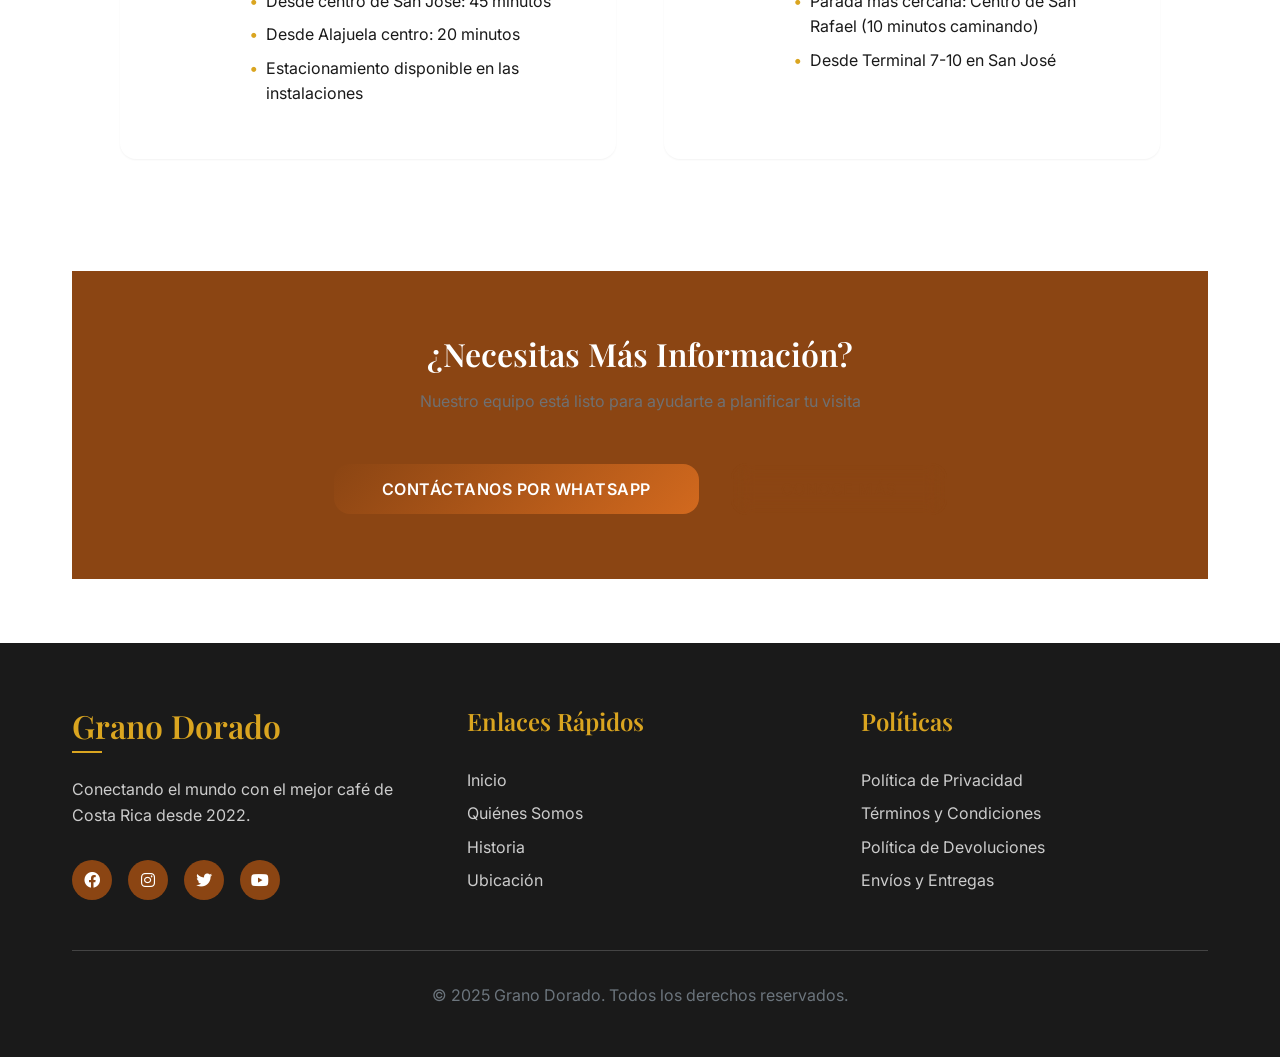
<file: ubicacion.html>
<!DOCTYPE html>
<html lang="es">
<head>
    <meta charset="UTF-8">
    <meta name="viewport" content="width=device-width, initial-scale=1.0">
    <meta name="description" content="Ubicación Grano Dorado - Café de calidad en San Rafael, Alajuela, Costa Rica. Encuentra nuestras oficinas y puntos de venta de café premium. Cómo llegar a nuestra tienda de café especializado.">
    <meta name="keywords" content="ubicación café San Rafael, Grano Dorado Alajuela, dirección café calidad, tienda café Costa Rica, café San Rafael ubicación, grano dorado dirección">
    <title>Ubicación - Grano Dorado San Rafael, Alajuela | Café de Calidad Costa Rica</title>
    
    <!-- SEO Meta Tags -->
    <meta name="author" content="Grano Dorado">
    <meta name="robots" content="index, follow">
    <link rel="canonical" href="https://granodorado.vercel.app/ubicacion.html">
    <meta name="geo.region" content="CR-A">
    <meta name="geo.placename" content="San Rafael, Alajuela">
    
    <!-- Open Graph Meta Tags -->
    <meta property="og:title" content="Ubicación Grano Dorado - Café de Calidad en San Rafael, Alajuela">
    <meta property="og:description" content="Visítanos en San Rafael, Alajuela para disfrutar del mejor café de calidad. Grano Dorado - café premium de Costa Rica.">
    <meta property="og:type" content="business.business">
    <meta property="og:url" content="https://granodorado.vercel.app/ubicacion.html">
    
    <!-- Favicon -->
    <link rel="icon" type="image/x-icon" href="images/favicon.ico">
    
    <!-- Fonts -->
    <link rel="preconnect" href="https://fonts.googleapis.com">
    <link rel="preconnect" href="https://fonts.gstatic.com" crossorigin>
    <link href="https://fonts.googleapis.com/css2?family=Inter:wght@300;400;500;600;700&family=Playfair+Display:wght@400;500;600;700&family=Montserrat:wght@300;400;500;600;700;800&display=swap" rel="stylesheet">
    
    <!-- CSS -->
    <link rel="stylesheet" href="css/styles.css?v=2.0">
    
    <!-- Font Awesome for icons -->
    <link rel="stylesheet" href="https://cdnjs.cloudflare.com/ajax/libs/font-awesome/6.0.0/css/all.min.css">
</head>
<body>
    <!-- Navigation -->
    <nav class="navbar" id="navbar">
        <div class="nav-container">
            <div class="nav-logo">
                <a href="index.html">
                    <img src="images/logo-grano-dorado.png" alt="Grano Dorado" class="nav-logo-image">
                    <h2>Grano Dorado</h2>
                </a>
            </div>
            
            <ul class="nav-menu" id="nav-menu">
                <li class="nav-item">
                    <a href="index.html" class="nav-link">Inicio</a>
                </li>
                
                <li class="nav-item">
                    <a href="quienes-somos.html" class="nav-link">Quiénes Somos</a>
                </li>
                <li class="nav-item">
                    <a href="historia.html" class="nav-link">Historia</a>
                </li>
                <li class="nav-item">
                    <a href="ubicacion.html" class="nav-link active">Ubicación</a>
                </li>
                <li class="nav-item nav-carta-highlight">
                    <a href="carta.html" class="nav-link carta-link">
                        <i class="fas fa-coffee"></i>
                        <span>Carta</span>
                    </a>
                </li>
            </ul>
            
            <div class="hamburger" id="hamburger">
                <span class="bar"></span>
                <span class="bar"></span>
                <span class="bar"></span>
            </div>
        </div>
    </nav>

    <!-- Page Header -->
    

    <!-- Main Location Section -->
    <section class="location-section">
        <div class="container">
            <!-- Map Section -->
            <div class="map-container reveal">
                
                <h2 class="section-title">¿Cómo Llegar?</h2>
                <div class="map-wrapper">
                    <iframe 
                        src="https://www.google.com/maps/embed?pb=!1m18!1m12!1m3!1d3929.234!2d-84.37778!3d10.15474!2m3!1f0!2f0!3f0!3m2!1i1024!2i768!4f13.1!3m3!1m2!1s0x8fa0e5a1b2c3d4e5%3A0x1a2b3c4d5e6f7a8b!2sXQ99%2B53G%2C%20Provincia%20de%20Alajuela%2C%20San%20Rafael!5e0!3m2!1sen!2scr!4v1703123456789!5m2!1sen!2scr" 
                        width="100%" 
                        height="400" 
                        style="border:0;" 
                        allowfullscreen="" 
                        loading="lazy" 
                        referrerpolicy="no-referrer-when-downgrade"
                        title="Ubicación de Grano Dorado - San Rafael, Alajuela">
                    </iframe>
                </div>
            </div>

            <!-- Location Details -->
            <div class="location-details">
                <div class="locations-grid">
                    <!-- Headquarters -->
                    <div class="location-card reveal">
                        <div class="location-icon">
                            <i class="fas fa-building"></i>
                        </div>
                        <h3>Oficina Principal</h3>
                        <div class="location-info">
                            <p class="address">
                                <i class="fas fa-map-marker-alt"></i>
                                XQ99+53G, Provincia de Alajuela<br>
                                San Rafael, Costa Rica
                            </p>
                            <p class="phone">
                                <i class="fas fa-phone"></i>
                                +506 8710-4694
                            </p>
                            <p class="email">
                                <i class="fas fa-envelope"></i>
                                info@granodorado.com
                            </p>
                            <div class="hours">
                                <h4><i class="fas fa-clock"></i> Horarios de Atención</h4>
                                <ul>
                                    <li>Lunes a Viernes: 8:00 AM - 6:00 PM</li>
                                    <li>Sábados: 9:00 AM - 4:00 PM</li>
                                    <li>Domingos: Cerrado</li>
                                </ul>
                            </div>
                        </div>
                    </div>

                    <!-- Farm Location -->
                    <div class="location-card reveal">
                        <div class="location-icon">
                            <i class="fas fa-seedling"></i>
                        </div>
                        <h3>Finca Principal</h3>
                        <div class="location-info">
                            <p class="address">
                                <i class="fas fa-map-marker-alt"></i>
                                XQ99+53G, Provincia de Alajuela<br>
                                San Rafael, Costa Rica
                            </p>
                            <p class="altitude">
                                <i class="fas fa-mountain"></i>
                                Altitud: 1,200 - 1,800 msnm
                            </p>
                            <p class="description">
                                <i class="fas fa-leaf"></i>
                                Nuestra finca principal donde cultivamos café de alta calidad en las montañas de Alajuela.
                            </p>
                        </div>
                    </div>
                </div>
            </div>

            <!-- Transportation Guide -->
            <div class="transport-guide reveal">
                <h2 class="section-title">Cómo Llegar a Nuestras Instalaciones</h2>
                <div class="transport-options">
                    <div class="transport-option">
                        <div class="transport-icon">
                            <i class="fas fa-car"></i>
                        </div>
                        <div class="transport-info">
                            <h4>En Automóvil</h4>
                            <ul>
                                <li>Desde Aeropuerto Juan Santamaría: 30 minutos aproximadamente</li>
                                <li>Desde centro de San José: 45 minutos</li>
                                <li>Desde Alajuela centro: 20 minutos</li>
                                <li>Estacionamiento disponible en las instalaciones</li>
                            </ul>
                        </div>
                    </div>

                    <div class="transport-option">
                        <div class="transport-icon">
                            <i class="fas fa-bus"></i>
                        </div>
                        <div class="transport-info">
                            <h4>Transporte Público</h4>
                            <ul>
                                <li>Autobús: Líneas San José - San Rafael de Alajuela</li>
                                <li>Parada más cercana: Centro de San Rafael (10 minutos caminando)</li>
                                <li>Desde Terminal 7-10 en San José</li>
                            </ul>
                        </div>
                    </div>

                     
                </div>
            </div>

            <!-- Contact CTA -->
            <div class="location-cta reveal">
                <h3>¿Necesitas Más Información?</h3>
                <p>Nuestro equipo está listo para ayudarte a planificar tu visita</p>
                <div class="cta-buttons">
                    <a href="https://wa.me/50687104694?text=Hola,%20necesito%20información%20sobre%20cómo%20llegar%20a%20Grano%20Dorado" 
                       target="_blank" class="cta-button">Contáctanos por WhatsApp</a>
                    <a href="quienes-somos.html" class="cta-button secondary">Conoce Más</a>
                </div>
            </div>
        </div>
    </section>

    <!-- Footer -->
    <footer class="footer">
        <div class="container">
            <div class="footer-content">
                <div class="footer-section">
                    <h3>Grano Dorado</h3>
                    <p>Conectando el mundo con el mejor café de Costa Rica desde 2022.</p>
                    <div class="social-links">
                        <a href="#" aria-label="Facebook"><i class="fab fa-facebook"></i></a>
                        <a href="#" aria-label="Instagram"><i class="fab fa-instagram"></i></a>
                        <a href="#" aria-label="Twitter"><i class="fab fa-twitter"></i></a>
                        <a href="#" aria-label="YouTube"><i class="fab fa-youtube"></i></a>
                    </div>
                </div>
                
                <div class="footer-section">
                    <h4>Enlaces Rápidos</h4>
                    <ul class="footer-links">
                        <li><a href="index.html">Inicio</a></li>
                        <li><a href="quienes-somos.html">Quiénes Somos</a></li>
                        <li><a href="historia.html">Historia</a></li>
                        <li><a href="ubicacion.html">Ubicación</a></li>
                    </ul>
                </div>
                
                <div class="footer-section">
                    <h4>Políticas</h4>
                    <ul class="footer-links">
                        <li><a href="#">Política de Privacidad</a></li>
                        <li><a href="#">Términos y Condiciones</a></li>
                        <li><a href="#">Política de Devoluciones</a></li>
                        <li><a href="#">Envíos y Entregas</a></li>
                    </ul>
                </div>
            </div>
            
            <div class="footer-bottom">
                <p>&copy; 2025 Grano Dorado. Todos los derechos reservados.</p>
            </div>
        </div>
    </footer>

    <!-- WhatsApp Floating Button -->
    <a href="https://wa.me/50687104694?text=Hola,%20me%20interesa%20conocer%20más%20sobre%20los%20cafés%20de%20Grano%20Dorado" 
       class="whatsapp-float" 
       target="_blank" 
       aria-label="Contáctanos por WhatsApp">
        <i class="fab fa-whatsapp"></i>
        <span class="whatsapp-tooltip">¡Contáctanos!</span>
    </a>

    <!-- Coffee Recommender Float Button -->
    <button class="coffee-recommender-float" id="coffeeRecommenderFloat" aria-label="Encuentra tu café ideal">
        <i class="fas fa-search"></i>
        <span class="recommender-tooltip">Encuentra tu café ideal</span>
    </button>

    <!-- Coffee Recommender Modal -->
    <div id="coffeeRecommenderModal" class="modal-overlay">
        <div class="modal-content coffee-recommender-modal">
            <div class="modal-header">
                <h2>🔍 Encuentra tu Café Ideal</h2>
                <button class="modal-close" id="closeRecommenderModal">
                    <i class="fas fa-times"></i>
                </button>
            </div>
            
            <div class="quiz-container">
                <!-- Step 1: Intensity -->
                <div class="quiz-step active" data-step="1">
                    <h3>¿Qué intensidad prefieres?</h3>
                    <div class="options-grid">
                        <button class="option-btn" data-value="suave">
                            <i class="fas fa-feather"></i>
                            <span>Suave</span>
                            <small>Sabor delicado y ligero</small>
                        </button>
                        <button class="option-btn" data-value="medio">
                            <i class="fas fa-balance-scale"></i>
                            <span>Medio</span>
                            <small>Equilibrado y aromático</small>
                        </button>
                        <button class="option-btn" data-value="fuerte">
                            <i class="fas fa-fire"></i>
                            <span>Fuerte</span>
                            <small>Intenso y robusto</small>
                        </button>
                    </div>
                </div>

                <!-- Step 2: Flavor Profile -->
                <div class="quiz-step" data-step="2">
                    <h3>¿Qué sabores te gustan más?</h3>
                    <div class="options-grid">
                        <button class="option-btn" data-value="frutal">
                            <i class="fas fa-apple-alt"></i>
                            <span>Frutal</span>
                            <small>Notas cítricas y frescas</small>
                        </button>
                        <button class="option-btn" data-value="chocolate">
                            <i class="fas fa-cookie-bite"></i>
                            <span>Chocolate</span>
                            <small>Dulce y achocolatado</small>
                        </button>
                        <button class="option-btn" data-value="nueces">
                            <i class="fas fa-seedling"></i>
                            <span>Nueces</span>
                            <small>Tostado y terroso</small>
                        </button>
                        <button class="option-btn" data-value="floral">
                            <i class="fas fa-flower"></i>
                            <span>Floral</span>
                            <small>Delicado y aromático</small>
                        </button>
                    </div>
                </div>

                <!-- Step 3: Brewing Method -->
                <div class="quiz-step" data-step="3">
                    <h3>¿Cómo preparas tu café?</h3>
                    <div class="options-grid">
                        <button class="option-btn" data-value="espresso">
                            <i class="fas fa-coffee"></i>
                            <span>Espresso</span>
                            <small>Máquina de espresso</small>
                        </button>
                        <button class="option-btn" data-value="v60">
                            <i class="fas fa-filter"></i>
                            <span>V60/Filtrado</span>
                            <small>Métodos de goteo</small>
                        </button>
                        <button class="option-btn" data-value="prensa">
                            <i class="fas fa-compress"></i>
                            <span>Prensa Francesa</span>
                            <small>Inmersión completa</small>
                        </button>
                        <button class="option-btn" data-value="moka">
                            <i class="fas fa-fire"></i>
                            <span>Moka/Greca</span>
                            <small>Estufa tradicional</small>
                        </button>
                    </div>
                </div>

                <!-- Step 4: Time of Day -->
                <div class="quiz-step" data-step="4">
                    <h3>¿Cuándo tomas más café?</h3>
                    <div class="options-grid">
                        <button class="option-btn" data-value="mañana">
                            <i class="fas fa-sun"></i>
                            <span>Mañana</span>
                            <small>Para empezar el día</small>
                        </button>
                        <button class="option-btn" data-value="tarde">
                            <i class="fas fa-clock"></i>
                            <span>Tarde</span>
                            <small>Después del almuerzo</small>
                        </button>
                        <button class="option-btn" data-value="todo">
                            <i class="fas fa-clock"></i>
                            <span>Todo el día</span>
                            <small>Soy adicto al café</small>
                        </button>
                    </div>
                </div>

                <!-- Results -->
                <div class="quiz-step" data-step="results">
                    <div class="results-container">
                        <h3>🎯 Tu Café Perfecto</h3>
                        <div class="recommended-coffee">
                            <div class="coffee-image">
                                <i class="fas fa-coffee"></i>
                            </div>
                            <div class="coffee-details">
                                <h4 id="recommendedName">Café Recomendado</h4>
                                <p id="recommendedDescription">Descripción del café perfecto para ti</p>
                                <div class="coffee-attributes">
                                    <span class="attribute" id="intensityLevel">Intensidad: Media</span>
                                    <span class="attribute" id="flavorNotes">Notas: Chocolate y nueces</span>
                                    <span class="attribute" id="brewingTip">Ideal para: Prensa francesa</span>
                                </div>
                            </div>
                        </div>
                        <div class="recommendation-actions">
                            <a href="#" id="orderCoffeeBtn" class="cta-button">Pedir por WhatsApp</a>
                            <button class="cta-button secondary" id="retakeQuizBtn">Repetir Quiz</button>
                        </div>
                    </div>
                </div>

                <!-- Navigation -->
                <div class="quiz-navigation">
                    <button class="nav-btn" id="prevBtn" style="display: none;">
                        <i class="fas fa-arrow-left"></i> Anterior
                    </button>
                    <div class="progress-indicator">
                        <div class="progress-bar">
                            <div class="progress-fill" id="progressFill"></div>
                        </div>
                        <span class="progress-text" id="progressText">1 de 4</span>
                    </div>
                    <button class="nav-btn" id="nextBtn" disabled>
                        Siguiente <i class="fas fa-arrow-right"></i>
                    </button>
                </div>
            </div>
        </div>
    </div>

    <!-- Back to Top Button -->
    <button class="back-to-top" id="backToTop" aria-label="Volver arriba">
        <i class="fas fa-chevron-up"></i>
    </button>

    <!-- JavaScript -->
    <script src="js/main.js?v=2.0"></script>
    <script src="js/coffee-recommender.js"></script>
 
    <script src="js/video-rapido.js"></script>
    <script src="js/animaciones-simples.js"></script>
</body>
</html>
</file>
<file: css/styles.css>
/* ===== CSS VARIABLES ===== */
:root {
  /* Colors */
  --primary-black: #1a1a1a;
  --primary-white: #ffffff;
  --coffee-brown: #8B4513;
  --coffee-light: #D2691E;
  --gold-accent: #DAA520;
  --gold-light: #F4E4BC;
  --gray-light: #f8f9fa;
  --gray-medium: #6c757d;
  --gray-dark: #343a40;
  
  /* Spacing */
  --spacing-xs: 0.5rem;
  --spacing-sm: 1rem;
  --spacing-md: 2rem;
  --spacing-lg: 3rem;
  --spacing-xl: 4rem;
  --spacing-xxl: 6rem;
  
  /* Typography */
  --font-primary: 'Inter', -apple-system, BlinkMacSystemFont, sans-serif;
  --font-heading: 'Playfair Display', serif;
  
  /* Font Sizes */
  --fs-xs: 0.75rem;
  --fs-sm: 0.875rem;
  --fs-base: 1rem;
  --fs-lg: 1.125rem;
  --fs-xl: 1.25rem;
  --fs-2xl: 1.5rem;
  --fs-3xl: 2rem;
  --fs-4xl: 2.5rem;
  --fs-5xl: 3rem;
  --fs-6xl: 4rem;
  
  /* Shadows */
  --shadow-sm: 0 1px 2px rgba(0, 0, 0, 0.05);
  --shadow-md: 0 4px 6px rgba(0, 0, 0, 0.1);
  --shadow-lg: 0 10px 25px rgba(0, 0, 0, 0.15);
  --shadow-xl: 0 20px 50px rgba(0, 0, 0, 0.2);
  
  /* Transitions */
  --transition-fast: 0.2s ease;
  --transition-medium: 0.3s ease;
  --transition-slow: 0.5s ease;
  
  /* Border Radius */
  --radius-sm: 0.25rem;
  --radius-md: 0.5rem;
  --radius-lg: 1rem;
  --radius-xl: 2rem;
}

/* ===== RESET & BASE STYLES ===== */
* {
  margin: 0;
  padding: 0;
  box-sizing: border-box;
}

html {
  scroll-behavior: smooth;
  font-size: 16px;
}

body {
  font-family: var(--font-primary);
  color: var(--primary-black);
  background-color: var(--primary-white);
  line-height: 1.6;
  overflow-x: hidden;
  transition: background-color var(--transition-medium), color var(--transition-medium);
}

/* ===== TYPOGRAPHY ===== */
h1, h2, h3, h4, h5, h6 {
  font-family: var(--font-heading);
  font-weight: 600;
  line-height: 1.2;
  margin-bottom: var(--spacing-sm);
}

h1 { font-size: var(--fs-6xl); }
h2 { font-size: var(--fs-4xl); }
h3 { font-size: var(--fs-3xl); }
h4 { font-size: var(--fs-2xl); }
h5 { font-size: var(--fs-xl); }
h6 { font-size: var(--fs-lg); }

p {
  margin-bottom: var(--spacing-sm);
  color: var(--gray-medium);
}

a {
  color: var(--coffee-brown);
  text-decoration: none;
  transition: color var(--transition-fast);
}

a:hover {
  color: var(--gold-accent);
}

/* ===== UTILITY CLASSES ===== */
.container {
  max-width: 1200px;
  margin: 0 auto;
  padding: 0 var(--spacing-md);
}

.section-title {
  text-align: center;
  margin-bottom: var(--spacing-md);
  position: relative;
}

.section-title::after {
  content: '';
  position: absolute;
  bottom: -10px;
  left: 50%;
  transform: translateX(-50%);
  width: 60px;
  height: 3px;
  background: linear-gradient(to right, var(--coffee-brown), var(--gold-accent));
  border-radius: 2px;
}

.section-description {
  text-align: center;
  font-size: var(--fs-lg);
  color: var(--gray-medium);
  margin-bottom: var(--spacing-lg);
  max-width: 600px;
  margin-left: auto;
  margin-right: auto;
}

.section-subtitle {
  text-align: center;
  margin-bottom: var(--spacing-lg);
  color: var(--coffee-brown);
}

/* Estilo específico para el título de valores */
.values-preview .section-subtitle {
  margin-top: var(--spacing-xl);
  margin-bottom: var(--spacing-lg);
}

/* ===== ANIMACIONES ULTRA SIMPLES ===== */
.reveal {
  opacity: 0;
  transform: translateY(30px);
  transition: all 1s ease;
}

.reveal.revealed {
  opacity: 1;
  transform: translateY(0);
}

/* Fade In Animation */
.fade-in {
  opacity: 0;
  animation: fadeIn 1s ease forwards;
}

.fade-in:nth-child(1) { animation-delay: 0.2s; }
.fade-in:nth-child(2) { animation-delay: 0.4s; }
.fade-in:nth-child(3) { animation-delay: 0.6s; }
.fade-in:nth-child(4) { animation-delay: 0.8s; }

@keyframes fadeIn {
  to {
    opacity: 1;
  }
}

/* ===== BUTTONS ===== */
.cta-button, .submit-btn, .whatsapp-btn {
  display: inline-flex;
  align-items: center;
  justify-content: center;
  padding: var(--spacing-sm) var(--spacing-lg);
  background: linear-gradient(135deg, var(--coffee-brown), var(--coffee-light));
  color: var(--primary-white);
  border: none;
  border-radius: var(--radius-lg);
  font-weight: 600;
  text-transform: uppercase;
  letter-spacing: 0.5px;
  cursor: pointer;
  transition: all var(--transition-medium);
  position: relative;
  overflow: hidden;
  text-decoration: none;
  font-size: var(--fs-base);
  line-height: 1;
  min-height: 50px;
}

.cta-button::before, .submit-btn::before, .whatsapp-btn::before {
  content: '';
  position: absolute;
  top: 0;
  left: -100%;
  width: 100%;
  height: 100%;
  background: linear-gradient(90deg, transparent, rgba(255,255,255,0.2), transparent);
  transition: left var(--transition-slow);
}

.cta-button:hover::before, .submit-btn:hover::before, .whatsapp-btn:hover::before {
  left: 100%;
}

.cta-button:hover, .submit-btn:hover, .whatsapp-btn:hover {
  transform: translateY(-2px);
  box-shadow: var(--shadow-lg);
}

.cta-button.secondary {
  background: transparent;
  border: 2px solid var(--coffee-brown);
  color: var(--coffee-brown);
  backdrop-filter: blur(10px);
}

.cta-button.secondary::before {
  background: var(--coffee-brown);
}

.cta-button.secondary:hover {
  color: var(--primary-white);
  background: var(--coffee-brown);
}

/* ===== NAVIGATION ===== */
.navbar {
  position: fixed;
  top: 0;
  left: 0;
  width: 100%;
  background: rgba(255, 255, 255, 0.95);
  backdrop-filter: blur(10px);
  z-index: 1000;
  transition: all var(--transition-medium);
  box-shadow: var(--shadow-sm);
}

.navbar.scrolled {
  background: rgba(255, 255, 255, 0.98);
  box-shadow: var(--shadow-md);
}

.nav-container {
  display: flex;
  justify-content: space-between;
  align-items: center;
  padding: var(--spacing-sm) var(--spacing-md);
  max-width: 1200px;
  margin: 0 auto;
  width: 100%;
}

.nav-logo h2 {
  color: var(--coffee-brown);
  margin: 0;
  font-size: var(--fs-2xl);
  font-weight: 700;
}

.nav-logo a {
  text-decoration: none;
  color: inherit;
  display: flex;
  align-items: center;
  gap: 10px;
}

.nav-logo-image {
  width: 45px;
  height: auto;
  filter: drop-shadow(0 3px 6px rgba(0, 0, 0, 0.3)) brightness(1.1) contrast(1.1);
  transition: transform 0.3s ease;
}

.nav-logo a:hover .nav-logo-image {
  transform: scale(1.15);
  filter: drop-shadow(0 4px 8px rgba(0, 0, 0, 0.4)) brightness(1.2) contrast(1.15);
}

/* DEFAULT: Desktop Navigation */
.nav-menu {
  display: flex;
  list-style: none;
  gap: var(--spacing-md);
  margin: 0;
  padding: 0;
  align-items: center;
}

.nav-item {
  margin: 0;
  padding: 0;
}

.nav-link {
  color: var(--primary-black);
  font-weight: 500;
  position: relative;
  transition: color var(--transition-fast);
  text-decoration: none;
  padding: 0.5rem 1rem;
  display: block;
  white-space: nowrap;
}

.nav-link:hover {
  color: var(--gold-accent);
}

.nav-link::after {
  content: '';
  position: absolute;
  bottom: -5px;
  left: 1rem;
  right: 1rem;
  width: 0;
  height: 2px;
  background: var(--gold-accent);
  transition: width var(--transition-medium);
}

.nav-link:hover::after,
.nav-link.active::after {
  width: calc(100% - 2rem);
}

/* Carta Link Highlight */
.nav-carta-highlight .carta-link {
  background: linear-gradient(135deg, var(--coffee-brown), var(--coffee-light));
  color: var(--primary-white) !important;
  padding: 0.5rem 1rem;
  border-radius: var(--radius-lg);
  position: relative;
  overflow: hidden;
  display: flex;
  align-items: center;
  gap: 0.5rem;
  transition: all var(--transition-medium);
}

.nav-carta-highlight .carta-link::before {
  content: '';
  position: absolute;
  top: 0;
  left: -100%;
  width: 100%;
  height: 100%;
  background: linear-gradient(135deg, var(--gold-accent), var(--coffee-light));
  transition: left var(--transition-medium);
}

.nav-carta-highlight .carta-link:hover::before {
  left: 0;
}

.nav-carta-highlight .carta-link i,
.nav-carta-highlight .carta-link span {
  position: relative;
  z-index: 1;
}

.nav-carta-highlight .carta-link::after {
  display: none;
}

.nav-carta-highlight .carta-link:hover {
  transform: translateY(-2px);
  box-shadow: var(--shadow-md);
}

/* ===== CARTA PROMOTION SECTION ===== */
.carta-promotion {
  padding: var(--spacing-xxl) 0;
  background: linear-gradient(135deg, #f8f9fa 0%, var(--gold-light) 50%, #f8f9fa 100%);
  position: relative;
  overflow: hidden;
}

.carta-promotion::before {
  content: '';
  position: absolute;
  top: 0;
  left: 0;
  right: 0;
  bottom: 0;
  background: url('../images/fondo-index.jpg') center/cover;
  opacity: 0.03;
  z-index: 1;
}

.promotion-content {
  display: grid;
  grid-template-columns: 1fr 1fr;
  gap: var(--spacing-xxl);
  align-items: center;
  position: relative;
  z-index: 2;
}

.promotion-text {
  max-width: 600px;
}

.promotion-text .section-title {
  text-align: left;
  margin-bottom: var(--spacing-lg);
  color: var(--coffee-brown);
  font-size: clamp(2rem, 5vw, 3rem);
}

.promotion-text .section-description {
  text-align: left;
  margin-bottom: var(--spacing-xl);
  font-size: var(--fs-lg);
  color: var(--gray-dark);
  line-height: 1.7;
}

/* Coffee Highlights */
.coffee-highlights {
  display: flex;
  flex-direction: column;
  gap: var(--spacing-md);
  margin-bottom: var(--spacing-xl);
}

.highlight-item {
  display: flex;
  align-items: center;
  gap: var(--spacing-md);
  padding: var(--spacing-md);
  background: rgba(255, 255, 255, 0.9);
  border-radius: var(--radius-lg);
  border-left: 4px solid var(--gold-accent);
  transition: all var(--transition-medium);
  box-shadow: 0 2px 10px rgba(0,0,0,0.05);
}

.highlight-item:hover {
  transform: translateX(10px);
  background: rgba(255, 255, 255, 1);
  box-shadow: 0 4px 20px rgba(0,0,0,0.1);
}

.highlight-item i {
  color: var(--coffee-brown);
  font-size: var(--fs-xl);
  width: 30px;
  text-align: center;
  flex-shrink: 0;
}

.highlight-item span {
  font-weight: 600;
  color: var(--gray-dark);
}

/* Promotion Actions */
.promotion-actions {
  display: flex;
  gap: var(--spacing-md);
  flex-wrap: wrap;
}

.cta-button.primary {
  background: linear-gradient(135deg, var(--coffee-brown), var(--coffee-light));
  color: var(--primary-white);
  display: inline-flex;
  align-items: center;
  gap: var(--spacing-sm);
}

.cta-button.secondary {
  background: transparent;
  color: var(--coffee-brown);
  border: 2px solid var(--coffee-brown);
  display: inline-flex;
  align-items: center;
  gap: var(--spacing-sm);
}

.cta-button.secondary:hover {
  background: var(--coffee-brown);
  color: var(--primary-white);
}

/* Coffee Showcase */
.promotion-visual {
  display: flex;
  justify-content: center;
  align-items: center;
}

.coffee-showcase {
  display: grid;
  grid-template-columns: 1fr;
  gap: var(--spacing-md);
  max-width: 300px;
}

.showcase-item {
  background: var(--primary-white);
  padding: var(--spacing-md);
  border-radius: var(--radius-lg);
  text-align: center;
  box-shadow: var(--shadow-md);
  transition: all var(--transition-medium);
  border: 2px solid transparent;
  cursor: pointer;
}

.showcase-item:hover {
  transform: translateY(-5px);
  box-shadow: var(--shadow-lg);
  border-color: var(--gold-accent);
}

.coffee-icon {
  width: 60px;
  height: 60px;
  margin: 0 auto var(--spacing-sm);
  background: linear-gradient(135deg, var(--coffee-brown), var(--coffee-light));
  border-radius: 50%;
  display: flex;
  align-items: center;
  justify-content: center;
  transition: all var(--transition-medium);
}

.showcase-item:hover .coffee-icon {
  background: linear-gradient(135deg, var(--gold-accent), var(--coffee-light));
  transform: rotate(15deg) scale(1.1);
}

.coffee-icon i {
  font-size: var(--fs-xl);
  color: var(--primary-white);
}

.showcase-item h4 {
  margin-bottom: 0.5rem;
  color: var(--coffee-brown);
  font-size: var(--fs-lg);
}

.showcase-item p {
  margin: 0;
  color: var(--gray-medium);
  font-size: var(--fs-sm);
}

/* Responsive Design for Promotion */
@media (max-width: 768px) {
  .promotion-content {
    grid-template-columns: 1fr;
    gap: var(--spacing-lg);
    text-align: center;
  }
  
  .promotion-text .section-title,
  .promotion-text .section-description {
    text-align: center;
  }
  
  .promotion-actions {
    justify-content: center;
  }
  
  .coffee-showcase {
    grid-template-columns: repeat(3, 1fr);
    gap: var(--spacing-sm);
  }
  
  .showcase-item {
    padding: var(--spacing-sm);
  }
  
  .coffee-icon {
    width: 50px;
    height: 50px;
  }
  
  .coffee-icon i {
    font-size: var(--fs-lg);
  }
  
  .showcase-item h4 {
    font-size: var(--fs-base);
  }
  
  .showcase-item p {
    font-size: var(--fs-xs);
  }
}

/* Hamburger Menu (hidden by default) */
.hamburger {
  display: none;
  flex-direction: column;
  cursor: pointer;
  gap: 5px;
  z-index: 1002;
  padding: 8px;
  border-radius: 8px;
  transition: all var(--transition-fast);
  position: relative;
}

.hamburger:hover {
  background: rgba(0, 0, 0, 0.05);
}

.bar {
  width: 28px;
  height: 3px;
  background: var(--primary-black);
  border-radius: 2px;
  transition: all 0.3s cubic-bezier(0.68, -0.55, 0.265, 1.55);
  transform-origin: center;
}

.hamburger.active .bar:nth-child(1) {
  transform: rotate(45deg) translate(6px, 6px);
}

.hamburger.active .bar:nth-child(2) {
  opacity: 0;
  transform: scaleX(0);
}

.hamburger.active .bar:nth-child(3) {
  transform: rotate(-45deg) translate(6px, -6px);
}

/* ===== HERO SECTION ===== */
.hero {
  height: 100vh;
  display: flex;
  align-items: center;
  justify-content: center;
  position: relative;
  overflow: hidden;
}

.hero-background {
  position: absolute;
  top: 0;
  left: 0;
  width: 100%;
  height: 100%;
  background-image: url('../images/fondo-index.jpg');
  background-size: cover;
  background-position: center center;
  background-repeat: no-repeat;
  background-attachment: fixed;
}

.hero-background::before {
  content: '';
  position: absolute;
  top: 0;
  left: 0;
  width: 100%;
  height: 100%;
  background: linear-gradient(135deg, 
    rgba(0, 0, 0, 0.4) 0%, 
    rgba(139, 69, 19, 0.3) 30%, 
    rgba(218, 165, 32, 0.2) 70%, 
    rgba(0, 0, 0, 0.3) 100%);
  z-index: 1;
}

@keyframes parallaxFloat {
  0%, 100% { transform: translateY(0px) scale(1); }
  50% { transform: translateY(-20px) scale(1.05); }
}

.hero-content {
  text-align: center;
  z-index: 2;
  color: var(--primary-white);
  max-width: 900px;
  padding: 0 var(--spacing-md);
  position: relative;
}

.hero-title {
  font-size: clamp(2.5rem, 8vw, 4.5rem);
  font-weight: 700;
  margin-bottom: var(--spacing-md);
  text-shadow: 2px 2px 8px rgba(0,0,0,0.5);
  line-height: 1.1;
}

.hero-subtitle {
  font-size: clamp(1.2rem, 4vw, 2rem);
  margin-bottom: var(--spacing-lg);
  color: var(--gold-light);
  font-weight: 300;
  text-shadow: 1px 1px 4px rgba(0,0,0,0.4);
}

.hero-description {
  font-size: clamp(1rem, 2.5vw, 1.25rem);
  margin-bottom: var(--spacing-xl);
  color: rgba(255,255,255,0.95);
  max-width: 700px;
  margin-left: auto;
  margin-right: auto;
  line-height: 1.6;
  text-shadow: 1px 1px 3px rgba(0,0,0,0.4);
}

.scroll-indicator {
  position: absolute;
  bottom: 30px;
  left: 50%;
  transform: translateX(-50%);
  animation: bounce 2s infinite;
  z-index: 2;
}

.scroll-arrow {
  width: 40px;
  height: 40px;
  display: flex;
  align-items: center;
  justify-content: center;
  border: 2px solid var(--primary-white);
  border-radius: 50%;
  color: var(--primary-white);
}

@keyframes bounce {
  0%, 20%, 50%, 80%, 100% { transform: translateX(-50%) translateY(0); }
  40% { transform: translateX(-50%) translateY(-10px); }
  60% { transform: translateX(-50%) translateY(-5px); }
}

/* ===== PAGE HEADER SECTION ===== */
.page-header {
  background: linear-gradient(135deg, #2c1810 0%, #5d3317 30%, #8b4513 70%, #daa520 100%);
  color: var(--primary-white);
  padding: calc(var(--navbar-height) + var(--spacing-xl)) 0 var(--spacing-xl);
  text-align: center;
  position: relative;
  overflow: hidden;
  min-height: 60vh;
  display: flex;
  align-items: center;
  justify-content: center;
}

.page-header::before {
  content: '';
  position: absolute;
  top: 0;
  left: 0;
  width: 100%;
  height: 100%;
  background-image: 
    radial-gradient(circle at 20% 20%, rgba(218, 165, 32, 0.15) 0%, transparent 50%),
    radial-gradient(circle at 80% 80%, rgba(139, 69, 19, 0.15) 0%, transparent 50%),
    radial-gradient(circle at 50% 50%, rgba(255, 255, 255, 0.05) 0%, transparent 40%);
  animation: parallaxFloat 20s ease-in-out infinite;
}

.page-header::after {
  content: '';
  position: absolute;
  bottom: 0;
  left: 0;
  width: 100%;
  height: 100px;
  background: linear-gradient(to top, rgba(255,255,255,0.1) 0%, transparent 100%);
}

.page-header-content {
  position: relative;
  z-index: 2;
  max-width: 800px;
  margin: 0 auto;
  padding: var(--spacing-xl) var(--spacing-md);
}

.header-content h1 {
  font-size: clamp(2.5rem, 5vw, 4rem);
  font-weight: 700;
  margin-bottom: var(--spacing-md);
  text-shadow: 2px 2px 8px rgba(0,0,0,0.5);
  font-family: var(--font-secondary);
  background: linear-gradient(45deg, #ffffff, #daa520);
  -webkit-background-clip: text;
  -webkit-text-fill-color: transparent;
  background-clip: text;
  animation: textGlow 3s ease-in-out infinite alternate;
}

.header-content p {
  font-size: var(--fs-lg);
  margin-bottom: var(--spacing-lg);
  text-shadow: 1px 1px 3px rgba(0,0,0,0.4);
  opacity: 0.95;
  line-height: 1.6;
}

@keyframes textGlow {
  0% {
    filter: drop-shadow(0 0 5px rgba(218, 165, 32, 0.5));
  }
  100% {
    filter: drop-shadow(0 0 15px rgba(218, 165, 32, 0.8));
  }
}

.page-subtitle {
  font-size: var(--fs-xl);
  margin-bottom: var(--spacing-lg);
  color: rgba(255,255,255,0.9);
  font-weight: 300;
}

.breadcrumb {
  display: inline-flex;
  align-items: center;
  gap: var(--spacing-xs);
  padding: var(--spacing-xs) var(--spacing-md);
  background: rgba(255,255,255,0.1);
  backdrop-filter: blur(10px);
  border-radius: var(--radius-full);
  border: 1px solid rgba(255,255,255,0.2);
}

.breadcrumb a {
  color: var(--gold-light);
  text-decoration: none;
  font-size: var(--fs-sm);
  transition: color var(--transition-fast);
}

.breadcrumb a:hover {
  color: var(--primary-white);
}

.breadcrumb .separator {
  color: rgba(255,255,255,0.6);
  font-size: var(--fs-sm);
  margin: 0 var(--spacing-xs);
}

.breadcrumb span:last-child {
  color: var(--primary-white);
  font-size: var(--fs-sm);
  font-weight: 500;
}

/* Mobile adjustments for page header */
@media (max-width: 768px) {
  .page-header {
    padding: calc(var(--navbar-height) + var(--spacing-md)) 0 var(--spacing-md);
  }
  
  .page-title {
    font-size: var(--fs-4xl);
  }
  
  .page-subtitle {
    font-size: var(--fs-lg);
  }
  
  .breadcrumb {
    padding: var(--spacing-xs) var(--spacing-sm);
  }
}

/* ===== ABOUT SECTION ===== */
.about-section {
  padding: var(--spacing-xxl) 0;
  background: var(--gray-light);
}

.about-content-wrapper {
  display: grid;
  grid-template-columns: 1fr 1.2fr;
  gap: 4rem;
  align-items: start;
  margin-bottom: 3rem;
}

@media (max-width: 968px) {
  .about-content-wrapper {
    grid-template-columns: 1fr;
    gap: 2rem;
    text-align: center;
  }
}

.about-grid {
  display: grid;
  grid-template-columns: 1fr 1fr;
  gap: var(--spacing-xl);
  align-items: center;
  margin-bottom: var(--spacing-xxl);
}

.about-image {
  display: flex;
  align-items: center;
  justify-content: center;
  height: 450px;
  background: linear-gradient(135deg, #f8f9fa 0%, #ffffff 50%, #f1f3f4 100%);
  border-radius: var(--radius-xl);
  box-shadow: 0 15px 35px rgba(0, 0, 0, 0.1);
  position: relative;
  overflow: hidden;
}

.about-image::before {
  content: '';
  position: absolute;
  top: 0;
  left: 0;
  width: 100%;
  height: 100%;
  background: radial-gradient(circle at center, rgba(139, 69, 19, 0.05), transparent 70%);
}

.image-placeholder {
  text-align: center;
  color: var(--coffee-brown);
  position: relative;
  z-index: 1;
}

.image-placeholder i {
  font-size: 5rem;
  margin-bottom: var(--spacing-sm);
  display: block;
  background: linear-gradient(135deg, var(--coffee-brown), #8B4513);
  -webkit-background-clip: text;
  -webkit-text-fill-color: transparent;
  background-clip: text;
  animation: breathe 3s ease-in-out infinite;
}

@keyframes breathe {
  0%, 100% { transform: scale(1); }
  50% { transform: scale(1.05); }
}

.image-placeholder p {
  font-size: 1.2rem;
  font-weight: 600;
  margin: 0;
  color: var(--coffee-brown);
  text-transform: uppercase;
  letter-spacing: 1px;
}

.about-content h2 {
  color: var(--coffee-brown);
  margin-bottom: var(--spacing-md);
  font-size: 2.5rem;
  font-weight: 700;
}

.story-content {
  margin-bottom: 2rem;
}

.story-highlight {
  font-size: 1.3rem;
  font-weight: 600;
  color: var(--coffee-brown);
  margin-bottom: 1rem;
  line-height: 1.4;
}

.commitment-text {
  font-style: italic;
  color: #666;
  border-left: 4px solid var(--gold);
  padding-left: 1.5rem;
  margin-top: 1.5rem;
  font-size: 1.1rem;
}

/* Mission & Vision Section */
.mission-vision-section {
  margin-top: 4rem;
  padding-top: 3rem;
  border-top: 2px solid #e8e8e8;
}

.mission-vision-grid {
  display: grid;
  grid-template-columns: repeat(auto-fit, minmax(300px, 1fr));
  gap: 2rem;
  margin-top: 2rem;
}

.mission-card,
.vision-card {
  background: linear-gradient(135deg, #fff 0%, #f8f9fa 100%);
  padding: 2.5rem 2rem;
  border-radius: 20px;
  text-align: center;
  position: relative;
  box-shadow: 0 10px 30px rgba(0, 0, 0, 0.08);
  transition: all 0.3s ease;
  overflow: hidden;
}

.mission-card:hover,
.vision-card:hover {
  transform: translateY(-5px);
  box-shadow: 0 20px 40px rgba(0, 0, 0, 0.12);
}

.card-icon {
  width: 80px;
  height: 80px;
  margin: 0 auto 1.5rem;
  background: linear-gradient(135deg, var(--coffee-brown), #8B4513);
  border-radius: 50%;
  display: flex;
  align-items: center;
  justify-content: center;
  position: relative;
  overflow: hidden;
}

.card-icon::before {
  content: '';
  position: absolute;
  top: -50%;
  left: -50%;
  width: 200%;
  height: 200%;
  background: linear-gradient(45deg, transparent, rgba(255, 255, 255, 0.3), transparent);
  transform: rotate(45deg);
  animation: iconShimmer 3s ease-in-out infinite;
}

@keyframes iconShimmer {
  0%, 100% { transform: rotate(45deg) translateX(-200%); }
  50% { transform: rotate(45deg) translateX(200%); }
}

.card-icon i {
  font-size: 2.5rem;
  color: white;
  z-index: 1;
  position: relative;
}

.mission-card h3,
.vision-card h3 {
  color: var(--coffee-brown);
  font-size: 1.5rem;
  font-weight: 700;
  margin-bottom: 1rem;
}

.mission-card p,
.vision-card p {
  color: #555;
  line-height: 1.7;
  font-size: 1rem;
  margin-bottom: 2rem;
}

.card-accent {
  position: absolute;
  bottom: 0;
  left: 0;
  width: 100%;
  height: 4px;
  background: linear-gradient(90deg, var(--gold), var(--coffee-brown));
}

/* Responsive adjustments */
@media (max-width: 768px) {
  .about-content h2 {
    font-size: 2rem;
  }
  
  .story-highlight {
    font-size: 1.2rem;
  }
  
  .mission-vision-grid {
    grid-template-columns: 1fr;
    gap: 1.5rem;
  }
  
  .mission-card,
  .vision-card {
    padding: 2rem 1.5rem;
  }
}

/* Values Section */
.values-section {
  padding: var(--spacing-xxl) 0;
  background: linear-gradient(135deg, #f8f9fa 0%, #ffffff 50%, #f1f3f4 100%);
  position: relative;
  overflow: hidden;
}

.values-section::before {
  content: '';
  position: absolute;
  top: 0;
  left: 0;
  width: 100%;
  height: 100%;
  background-image: 
    radial-gradient(circle at 10% 20%, rgba(218, 165, 32, 0.03) 0%, transparent 50%),
    radial-gradient(circle at 90% 80%, rgba(139, 69, 19, 0.03) 0%, transparent 50%);
  animation: parallaxFloat 25s ease-in-out infinite;
}

.values-grid {
  display: grid;
  grid-template-columns: repeat(auto-fit, minmax(320px, 1fr));
  gap: var(--spacing-xl);
  position: relative;
  z-index: 1;
}

.value-card {
  background: linear-gradient(145deg, #ffffff, #f8f9fa);
  padding: var(--spacing-xl);
  border-radius: var(--radius-lg);
  text-align: center;
  box-shadow: 0 10px 30px rgba(0,0,0,0.1);
  transition: all var(--transition-medium);
  position: relative;
  overflow: hidden;
  border: 1px solid rgba(218, 165, 32, 0.1);
}

.value-card::before {
  content: '';
  position: absolute;
  top: 0;
  left: 0;
  width: 100%;
  height: 100%;
  background: linear-gradient(135deg, rgba(218, 165, 32, 0.05), rgba(139, 69, 19, 0.05));
  opacity: 0;
  transition: opacity var(--transition-medium);
}

.value-card:hover {
  transform: translateY(-10px) scale(1.02);
  box-shadow: 0 20px 50px rgba(218, 165, 32, 0.3);
  border-color: var(--gold-accent);
}

.value-card:hover::before {
  opacity: 1;
}

.value-icon {
  width: 90px;
  height: 90px;
  margin: 0 auto var(--spacing-md);
  background: linear-gradient(135deg, var(--coffee-brown), var(--gold-accent));
  border-radius: 50%;
  display: flex;
  align-items: center;
  justify-content: center;
  color: var(--primary-white);
  font-size: var(--fs-3xl);
  transition: all var(--transition-medium);
  position: relative;
  z-index: 1;
  box-shadow: 0 5px 15px rgba(139, 69, 19, 0.3);
}

.value-card:hover .value-icon {
  transform: rotateY(360deg) scale(1.1);
  background: linear-gradient(135deg, var(--gold-accent), var(--coffee-brown));
  box-shadow: 0 10px 25px rgba(218, 165, 32, 0.5);
}

.value-card h4 {
  color: var(--coffee-brown);
  margin-bottom: var(--spacing-sm);
}

/* ===== TIMELINE SECTION ===== */
.timeline-section {
  padding: var(--spacing-xxl) 0;
}

.timeline {
  position: relative;
  max-width: 1000px;
  margin: 0 auto;
}

.timeline::before {
  content: '';
  position: absolute;
  left: 50%;
  top: 0;
  bottom: 0;
  width: 4px;
  background: linear-gradient(to bottom, var(--coffee-brown), var(--gold-accent));
  transform: translateX(-50%);
}

.timeline-item {
  position: relative;
  margin-bottom: var(--spacing-xl);
  width: 50%;
}

.timeline-item:nth-child(odd) {
  left: 0;
  padding-right: var(--spacing-lg);
  text-align: right;
}

.timeline-item:nth-child(even) {
  left: 50%;
  padding-left: var(--spacing-lg);
  text-align: left;
}

.timeline-content {
  background: var(--primary-white);
  padding: var(--spacing-md);
  border-radius: var(--radius-lg);
  box-shadow: var(--shadow-md);
  position: relative;
  transition: all var(--transition-medium);
}

.timeline-content:hover {
  transform: scale(1.05);
  box-shadow: var(--shadow-lg);
}

.timeline-content::before {
  content: '';
  position: absolute;
  top: 20px;
  width: 0;
  height: 0;
  border: 10px solid transparent;
}

.timeline-item:nth-child(odd) .timeline-content::before {
  right: -20px;
  border-left-color: var(--primary-white);
}

.timeline-item:nth-child(even) .timeline-content::before {
  left: -20px;
  border-right-color: var(--primary-white);
}

.timeline-year {
  font-size: var(--fs-2xl);
  font-weight: 700;
  color: var(--gold-accent);
  margin-bottom: var(--spacing-xs);
}

.timeline-content h4 {
  color: var(--coffee-brown);
  margin-bottom: var(--spacing-sm);
}

/* ===== MILESTONES SECTION ===== */
.milestones-section {
  padding: var(--spacing-xxl) 0;
  background: linear-gradient(135deg, var(--coffee-brown) 0%, var(--coffee-light) 100%);
  position: relative;
  overflow: hidden;
}

.milestones-section::before {
  content: '';
  position: absolute;
  top: 0;
  left: 0;
  right: 0;
  bottom: 0;
  background: url("data:image/svg+xml,%3Csvg width='60' height='60' viewBox='0 0 60 60' xmlns='http://www.w3.org/2000/svg'%3E%3Cg fill='none' fill-rule='evenodd'%3E%3Cg fill='%23ffffff' fill-opacity='0.05'%3E%3Ccircle cx='30' cy='30' r='4'/%3E%3C/g%3E%3C/g%3E%3C/svg%3E") repeat;
  z-index: 1;
}

.milestones-section .container {
  position: relative;
  z-index: 2;
}

.milestones-section .section-title {
  color: var(--primary-white);
  text-align: center;
  margin-bottom: var(--spacing-xl);
  text-shadow: 2px 2px 4px rgba(0, 0, 0, 0.3);
}

.milestones-grid {
  display: grid;
  grid-template-columns: repeat(auto-fit, minmax(250px, 1fr));
  gap: var(--spacing-lg);
  margin-top: var(--spacing-xl);
}

.milestone-card {
  background: rgba(255, 255, 255, 0.95);
  backdrop-filter: blur(10px);
  border-radius: var(--radius-lg);
  padding: var(--spacing-xl);
  text-align: center;
  box-shadow: 
    0 8px 32px rgba(0, 0, 0, 0.1),
    inset 0 1px 0 rgba(255, 255, 255, 0.2);
  border: 1px solid rgba(255, 255, 255, 0.3);
  transition: all 0.6s ease-out;
  position: relative;
  overflow: hidden;
}

/* Animación específica para milestone cards */
.milestone-card.reveal {
  opacity: 0;
  transform: translateY(40px) scale(0.95);
  transition: opacity 1.5s ease-out, transform 1.5s ease-out;
}

.milestone-card.reveal.revealed {
  opacity: 1;
  transform: translateY(0) scale(1);
}

.milestone-card::before {
  content: '';
  position: absolute;
  top: 0;
  left: -100%;
  width: 100%;
  height: 100%;
  background: linear-gradient(90deg, transparent, rgba(255, 255, 255, 0.2), transparent);
  transition: left 0.6s ease;
}

.milestone-card:hover::before {
  left: 100%;
}

.milestone-card:hover {
  transform: translateY(-10px) scale(1.02);
  box-shadow: 
    0 20px 40px rgba(0, 0, 0, 0.15),
    inset 0 1px 0 rgba(255, 255, 255, 0.3);
}

.milestone-number {
  font-size: 4rem;
  font-weight: 900;
  background: linear-gradient(45deg, var(--gold-accent), var(--gold-light));
  -webkit-background-clip: text;
  -webkit-text-fill-color: transparent;
  background-clip: text;
  line-height: 1;
  margin-bottom: var(--spacing-sm);
  text-shadow: 0 2px 4px rgba(0, 0, 0, 0.1);
  position: relative;
  z-index: 2;
}

.milestone-card h4 {
  font-size: var(--fs-xl);
  color: var(--coffee-brown);
  margin-bottom: var(--spacing-sm);
  font-weight: 600;
  position: relative;
  z-index: 2;
}

.milestone-card p {
  color: var(--gray-dark);
  font-size: var(--fs-base);
  line-height: 1.6;
  position: relative;
  z-index: 2;
}

/* Counter Animation */
@keyframes countUp {
  from {
    opacity: 0;
    transform: translateY(20px);
  }
  to {
    opacity: 1;
    transform: translateY(0);
  }
}

.milestone-number.animate {
  animation: countUp 1.5s ease-out;
}

@keyframes countUp {
  0% {
    transform: scale(0.8);
    opacity: 0.5;
  }
  50% {
    transform: scale(1.1);
  }
  100% {
    transform: scale(1);
    opacity: 1;
  }
}

/* Responsive Design for Milestones */
@media (max-width: 768px) {
  .milestones-grid {
    grid-template-columns: repeat(auto-fit, minmax(200px, 1fr));
    gap: var(--spacing-md);
  }
  
  .milestone-card {
    padding: var(--spacing-lg);
  }
  
  .milestone-number {
    font-size: 3rem;
  }
  
  .milestone-card h4 {
    font-size: var(--fs-lg);
  }
}

@media (max-width: 480px) {
  .milestones-grid {
    grid-template-columns: 1fr;
  }
  
  .milestone-number {
    font-size: 2.5rem;
  }
}

/* ===== PRODUCTS SECTION ===== */
.products-section {
  padding: var(--spacing-xxl) 0;
  background: var(--gray-light);
}

.product-filters {
  display: flex;
  justify-content: center;
  gap: var(--spacing-sm);
  margin-bottom: var(--spacing-lg);
  flex-wrap: wrap;
}

.filter-btn {
  padding: var(--spacing-xs) var(--spacing-md);
  background: var(--primary-white);
  color: var(--gray-medium);
  border: 2px solid transparent;
  border-radius: var(--radius-md);
  cursor: pointer;
  transition: all var(--transition-fast);
  font-weight: 500;
}

.filter-btn:hover,
.filter-btn.active {
  background: var(--coffee-brown);
  color: var(--primary-white);
  border-color: var(--coffee-brown);
}

.products-grid {
  display: grid;
  grid-template-columns: repeat(auto-fit, minmax(300px, 1fr));
  gap: var(--spacing-lg);
}

.product-card {
  background: var(--primary-white);
  border-radius: var(--radius-lg);
  overflow: hidden;
  box-shadow: var(--shadow-md);
  transition: all var(--transition-medium);
}

.product-card:hover {
  transform: translateY(-5px);
  box-shadow: var(--shadow-xl);
}

.product-image {
  position: relative;
  height: 250px;
  display: flex;
  align-items: center;
  justify-content: center;
  background: var(--gray-light);
  overflow: hidden;
}

.product-image .image-placeholder {
  color: var(--coffee-brown);
}

.product-image .image-placeholder i {
  font-size: 3rem;
}

.product-overlay {
  position: absolute;
  top: 0;
  left: 0;
  right: 0;
  bottom: 0;
  background: rgba(0,0,0,0.8);
  display: flex;
  align-items: center;
  justify-content: center;
  gap: var(--spacing-sm);
  opacity: 0;
  transition: opacity var(--transition-medium);
}

.product-card:hover .product-overlay {
  opacity: 1;
}

.btn-add-cart,
.btn-view-more {
  padding: var(--spacing-xs) var(--spacing-sm);
  border: 2px solid var(--primary-white);
  background: transparent;
  color: var(--primary-white);
  border-radius: var(--radius-md);
  cursor: pointer;
  transition: all var(--transition-fast);
  font-weight: 500;
}

.btn-add-cart:hover {
  background: var(--gold-accent);
  border-color: var(--gold-accent);
}

.btn-view-more:hover {
  background: var(--coffee-brown);
  border-color: var(--coffee-brown);
}

.product-info {
  padding: var(--spacing-md);
}

.product-info h4 {
  color: var(--coffee-brown);
  margin-bottom: var(--spacing-xs);
}

.product-description {
  color: var(--gray-medium);
  font-size: var(--fs-sm);
  margin-bottom: var(--spacing-sm);
}

.product-price {
  font-size: var(--fs-xl);
  font-weight: 700;
  color: var(--gold-accent);
  margin-bottom: var(--spacing-sm);
}

.product-tags {
  display: flex;
  gap: var(--spacing-xs);
  flex-wrap: wrap;
}

.tag {
  padding: 0.25rem 0.5rem;
  background: var(--coffee-brown);
  color: var(--primary-white);
  border-radius: var(--radius-sm);
  font-size: var(--fs-xs);
  font-weight: 500;
}

/* ===== BLOG SECTION ===== */
.blog-section {
  padding: var(--spacing-xxl) 0;
}

.blog-grid {
  display: grid;
  grid-template-columns: repeat(auto-fit, minmax(350px, 1fr));
  gap: var(--spacing-lg);
}

.blog-card {
  background: var(--primary-white);
  border-radius: var(--radius-lg);
  overflow: hidden;
  box-shadow: var(--shadow-md);
  transition: all var(--transition-medium);
}

.blog-card:hover {
  transform: translateY(-5px);
  box-shadow: var(--shadow-xl);
}

.blog-image {
  height: 200px;
  display: flex;
  align-items: center;
  justify-content: center;
  background: var(--gray-light);
  color: var(--coffee-brown);
}

.blog-image i {
  font-size: 3rem;
}

.blog-content {
  padding: var(--spacing-md);
}

.blog-meta {
  display: flex;
  gap: var(--spacing-sm);
  margin-bottom: var(--spacing-sm);
  font-size: var(--fs-sm);
}

.blog-date {
  color: var(--gray-medium);
}

.blog-category {
  color: var(--coffee-brown);
  font-weight: 600;
}

.blog-content h3 {
  color: var(--coffee-brown);
  margin-bottom: var(--spacing-sm);
}

.read-more {
  color: var(--gold-accent);
  font-weight: 600;
  display: inline-flex;
  align-items: center;
  gap: 0.25rem;
  transition: gap var(--transition-fast);
}

.read-more:hover {
  gap: 0.5rem;
}



/* ===== FOOTER ===== */
.footer {
  background: var(--primary-black);
  color: var(--primary-white);
  padding: var(--spacing-xl) 0 var(--spacing-md);
}

.footer-content {
  display: grid;
  grid-template-columns: repeat(auto-fit, minmax(250px, 1fr));
  gap: var(--spacing-lg);
  margin-bottom: var(--spacing-lg);
}

.footer-section h3,
.footer-section h4 {
  color: var(--gold-accent);
  margin-bottom: var(--spacing-md);
}

.footer-section p {
  color: #ccc;
}

.social-links {
  display: flex;
  gap: var(--spacing-sm);
  margin-top: var(--spacing-md);
}

.social-links a {
  width: 40px;
  height: 40px;
  background: var(--coffee-brown);
  color: var(--primary-white);
  border-radius: 50%;
  display: flex;
  align-items: center;
  justify-content: center;
  transition: all var(--transition-fast);
}

.social-links a:hover {
  background: var(--gold-accent);
  transform: translateY(-2px);
}

.footer-links {
  list-style: none;
}

.footer-links li {
  margin-bottom: var(--spacing-xs);
}

.footer-links a {
  color: #ccc;
  transition: color var(--transition-fast);
}

.footer-links a:hover {
  color: var(--gold-accent);
}

.footer-bottom {
  border-top: 1px solid #444;
  padding-top: var(--spacing-md);
  text-align: center;
  color: #999;
}

/* ===== BACK TO TOP ===== */
.back-to-top {
  position: fixed;
  bottom: 20px;
  right: 20px;
  width: 55px;
  height: 55px;
  background: var(--coffee-brown);
  color: var(--primary-white);
  border: none;
  border-radius: 50%;
  cursor: pointer;
  opacity: 0;
  visibility: hidden;
  transition: all var(--transition-medium);
  z-index: 100;
  display: flex;
  align-items: center;
  justify-content: center;
  font-size: 1.5rem;
}

.back-to-top.visible {
  opacity: 1;
  visibility: visible;
}

.back-to-top:hover {
  background: var(--gold-accent);
  transform: translateY(-2px);
}

/* ===== RESPONSIVE DESIGN ===== */

/* Tablet */
@media (max-width: 1024px) {
  .timeline::before {
    left: 30px;
  }
  
  .timeline-item {
    width: 100%;
    left: 0 !important;
    padding-left: 80px !important;
    padding-right: 0 !important;
    text-align: left !important;
  }
  
  .timeline-content::before {
    left: -20px !important;
    border-right-color: var(--primary-white) !important;
    border-left-color: transparent !important;
  }
  
  .about-grid {
    grid-template-columns: 1fr;
    gap: var(--spacing-md);
  }
  
  .values-grid {
    grid-template-columns: repeat(auto-fit, minmax(250px, 1fr));
  }
}

/* Mobile Navigation */
@media (max-width: 768px) {
  :root {
    --fs-6xl: 3rem;
    --fs-4xl: 2rem;
    --fs-3xl: 1.75rem;
    --fs-2xl: 1.5rem;
  }
  
  /* Adjust nav container for mobile */
  .nav-container {
    padding: var(--spacing-sm) var(--spacing-md);
    position: relative;
  }
  
  /* Show hamburger menu */
  .hamburger {
    display: flex;
    position: relative;
    margin-left: auto;
    margin-right: 0;
    z-index: 1002;
  }
  
  /* Hide navigation menu by default */
  .nav-menu {
    position: fixed;
    top: 70px;
    right: -320px;
    width: 320px;
    height: calc(100vh - 70px);
    background: #ffffff;
    flex-direction: column;
    justify-content: flex-start;
    align-items: center;
    padding: var(--spacing-xl) var(--spacing-md);
    gap: 0;
    transition: right 0.4s cubic-bezier(0.25, 0.46, 0.45, 0.94);
    overflow-y: auto;
    z-index: 1001;
  }
  
  /* Show menu when active */
  .nav-menu.active {
    right: 0;
  }
  
  /* Add body class when menu is open to prevent scrolling */
  .menu-open {
    overflow: hidden;
  }
  
  /* Animate menu items when menu opens */
  .nav-menu.active .nav-item {
    animation: slideInFromRight 0.3s ease-out forwards;
  }
  
  .nav-menu.active .nav-item:nth-child(1) { animation-delay: 0.1s; }
  .nav-menu.active .nav-item:nth-child(2) { animation-delay: 0.15s; }
  .nav-menu.active .nav-item:nth-child(3) { animation-delay: 0.2s; }
  .nav-menu.active .nav-item:nth-child(4) { animation-delay: 0.25s; }
  .nav-menu.active .nav-item:nth-child(5) { animation-delay: 0.3s; }
  .nav-menu.active .nav-item:nth-child(6) { animation-delay: 0.35s; }
  
  /* Carta link adjustments for mobile */
  .nav-carta-highlight .carta-link {
    padding: 0.75rem 1rem;
    margin: 0.25rem 0;
    border-radius: var(--radius-lg);
  }
  
  @keyframes slideInFromRight {
    from {
      opacity: 0;
      transform: translateX(30px);
    }
    to {
      opacity: 1;
      transform: translateX(0);
    }
  }
  
  /* Mobile menu items */
  .nav-item {
    margin: 0;
    width: 100%;
    max-width: 300px;
    text-align: center;
  }
  
  .nav-item {
    border-bottom: 1px solid rgba(0, 0, 0, 0.08);
  }
  
  .nav-link {
    display: block;
    padding: 1.25rem 2rem;
    width: 100%;
    font-size: 1.1rem;
    font-weight: 500;
    letter-spacing: 0.5px;
    transition: all var(--transition-fast);
    border-radius: 12px;
    margin: 0.25rem 0;
  }
  
  .nav-link:hover {
    background: rgba(139, 69, 19, 0.1);
    transform: translateX(-8px);
  }
  
  .nav-link.active {
    background: var(--coffee-brown);
    color: var(--primary-white);
    transform: translateX(-8px);
  }
  
  /* Remove underline effect for mobile menu links */
  .nav-link::after {
    display: none;
  }
  
  .hero-title {
    font-size: var(--fs-4xl);
  }
  
  .hero-subtitle {
    font-size: var(--fs-xl);
  }
  
  .container {
    padding: 0 var(--spacing-sm);
  }
  
  .products-grid,
  .blog-grid {
    grid-template-columns: 1fr;
  }
  
  .product-filters {
    flex-direction: column;
    align-items: center;
  }
  
  .values-grid {
    grid-template-columns: 1fr;
  }
  
  .timeline-item {
    padding-left: 60px !important;
  }
  
  .timeline::before {
    left: 20px;
  }
  
  .dark-mode-toggle {
    top: 15px;
    right: 70px; /* Move left to avoid hamburger menu */
    width: 40px;
    height: 40px;
    font-size: 1rem;
  }
  
  .back-to-top {
    bottom: 15px;
    right: 15px;
    width: 45px;
    height: 45px;
  }
}

/* Mobile adjustments for hero background */
@media (max-width: 768px) {
  .hero-background {
    background-attachment: scroll; /* Fixed attachment can cause issues on mobile */
    background-position: center center;
  }
}

/* Extra Small Mobile */
@media (max-width: 480px) {
  /* Adjust mobile menu for small screens */
  .nav-menu {
    right: -280px;
    width: 280px;
    padding: var(--spacing-lg) var(--spacing-sm);
  }
  
  .nav-link {
    font-size: 1rem;
    padding: 1rem 1.5rem;
  }
  
  .hero {
    padding: 0 var(--spacing-sm);
  }
  
  .hero-background {
    background-position: center top;
    filter: brightness(1.15) contrast(1.1);
    background-attachment: scroll;
  }
  
  .hero-title {
    font-size: var(--fs-3xl);
  }
  
  .section-title {
    font-size: var(--fs-3xl);
  }
  
  .value-card,
  .blog-card,
  .product-card {
    margin: 0 var(--spacing-xs);
  }
  
  .timeline-item {
    padding-left: 50px !important;
  }
  
  .timeline::before {
    left: 15px;
  }
  
  /* Extra adjustments for very small screens */
  .dark-mode-toggle {
    right: 60px; /* Even more space from hamburger */
    width: 35px;
    height: 35px;
    font-size: 0.9rem;
  }
  
  .nav-container {
    padding: var(--spacing-xs) var(--spacing-sm);
  }
}

/* ===== PRINT STYLES ===== */
@media print {
  .navbar,
  .back-to-top,
  .scroll-indicator {
    display: none !important;
  }
  
  .hero {
    height: auto;
    padding: var(--spacing-lg) 0;
  }
  
  * {
    background: transparent !important;
    color: black !important;
    box-shadow: none !important;
  }
}

/* ===== ACCESSIBILITY ===== */
@media (prefers-reduced-motion: reduce) {
  * {
    animation-duration: 0.01ms !important;
    animation-iteration-count: 1 !important;
    transition-duration: 0.01ms !important;
  }
}

/* Focus Styles */
button:focus,
input:focus,
textarea:focus,
a:focus {
  outline: 2px solid var(--gold-accent);
  outline-offset: 2px;
}

/* High Contrast Mode */
@media (prefers-contrast: high) {
  :root {
    --coffee-brown: #000000;
    --gold-accent: #FFD700;
    --gray-medium: #000000;
  }
}

/* ===== ADDITIONAL UTILITY CLASSES ===== */

/* Loading States */
.loading {
  position: relative;
  color: transparent !important;
}

.loading::after {
  content: '';
  position: absolute;
  top: 50%;
  left: 50%;
  width: 20px;
  height: 20px;
  margin-top: -10px;
  margin-left: -10px;
  border: 2px solid #ccc;
  border-top: 2px solid var(--coffee-brown);
  border-radius: 50%;
  animation: spin 1s linear infinite;
}

@keyframes spin {
  0% { transform: rotate(0deg); }
  100% { transform: rotate(360deg); }
}



/* Notification Styles */
.notification {
  font-family: var(--font-primary);
}

.notification-content {
  display: flex;
  align-items: center;
  gap: var(--spacing-sm);
}

.notification-close {
  background: none;
  border: none;
  color: inherit;
  font-size: 1.2rem;
  cursor: pointer;
  margin-left: auto;
  padding: 0;
  width: 20px;
  height: 20px;
  display: flex;
  align-items: center;
  justify-content: center;
}

/* Ripple Effect */
.ripple {
  position: absolute;
  border-radius: 50%;
  background: rgba(255, 255, 255, 0.6);
  transform: scale(0);
  animation: ripple 0.6s linear;
  pointer-events: none;
}

@keyframes ripple {
  to {
    transform: scale(4);
    opacity: 0;
  }
}

/* Skip Link */
.skip-link {
  position: fixed !important;
  top: -40px;
  left: 6px;
  background: #000 !important;
  color: #fff !important;
  padding: 8px !important;
  text-decoration: none !important;
  z-index: 1002 !important;
  transition: top 0.3s !important;
  border-radius: 0 0 4px 4px;
  font-weight: bold;
}

.skip-link:focus {
  top: 6px !important;
}

/* Screen Reader Only */
.sr-only {
  position: absolute !important;
  left: -10000px !important;
  width: 1px !important;
  height: 1px !important;
  overflow: hidden !important;
}

/* Menu Open State */
body.menu-open {
  overflow: hidden;
}

/* Image Placeholders Enhancement */
.image-placeholder {
  transition: all var(--transition-medium);
  padding: var(--spacing-md);
  background: linear-gradient(135deg, var(--gray-light), #f0f0f0);
}

.image-placeholder:hover {
  background: linear-gradient(135deg, var(--coffee-light), var(--gold-light));
  color: var(--primary-white);
}

/* Product Card Enhancements */
.product-card.filtered-out {
  opacity: 0;
  transform: scale(0.8);
  transition: all 0.3s ease;
}

.product-card.filtered-in {
  opacity: 1;
  transform: scale(1);
  transition: all 0.3s ease;
}

/* Timeline Enhancements */
.timeline-item::before {
  content: '';
  position: absolute;
  right: -15px;
  top: 20px;
  width: 30px;
  height: 30px;
  border-radius: 50%;
  background: linear-gradient(135deg, var(--coffee-brown), var(--gold-accent));
  border: 4px solid var(--primary-white);
  z-index: 1;
}

.timeline-item:nth-child(even)::before {
  left: -15px;
  right: auto;
}

/* Enhanced Hover Effects */
.value-card:hover .value-icon {
  animation: bounce 0.6s ease;
}

@keyframes bounce {
  0%, 20%, 60%, 100% {
    transform: translateY(0);
  }
  40% {
    transform: translateY(-10px);
  }
  80% {
    transform: translateY(-5px);
  }
}

/* Blog Card Enhancements */
.blog-card:hover .blog-image {
  transform: scale(1.05);
  transition: transform var(--transition-medium);
}



/* Footer Enhancements */
.footer-section h3 {
  position: relative;
}

.footer-section h3::after {
  content: '';
  position: absolute;
  bottom: -8px;
  left: 0;
  width: 30px;
  height: 2px;
  background: var(--gold-accent);
}

/* Scroll Indicator Enhancement */
.scroll-indicator:hover .scroll-arrow {
  background: rgba(255, 255, 255, 0.1);
  transform: translateY(-2px);
}

/* Enhanced Mobile Optimizations */
@media (max-width: 768px) {
  .hero-content {
    padding: 0 var(--spacing-md);
  }
  
  .timeline-item::before {
    left: 5px !important;
    right: auto !important;
  }
  
  .product-overlay {
    flex-direction: column;
  }
  
  .btn-add-cart,
  .btn-view-more {
    width: 100%;
    margin: 0.25rem 0;
  }
}

/* Print Optimizations */
@media print {
  .product-overlay,
  .blog-meta,
  .contact-form,
  .whatsapp-btn {
    display: none !important;
  }
  
  .product-card,
  .blog-card,
  .value-card {
    break-inside: avoid;
    margin-bottom: var(--spacing-md) !important;
  }
}

/* ===== PREVIEW SECTIONS ===== */
.preview-section {
  padding: var(--spacing-xl) 0;
  border-bottom: 1px solid rgba(0, 0, 0, 0.1);
}

.preview-content {
  display: grid;
  grid-template-columns: 1fr 1fr;
  gap: var(--spacing-xl);
  align-items: center;
}

.preview-text h3 {
  font-family: var(--font-heading);
  font-size: 2.2rem;
  color: var(--coffee-brown);
  margin-bottom: var(--spacing-md);
}

.preview-text p {
  color: var(--color-text-secondary);
  line-height: 1.7;
  margin-bottom: var(--spacing-md);
}

.preview-link {
  display: inline-flex;
  align-items: center;
  gap: 10px;
  color: var(--gold-accent);
  text-decoration: none;
  font-weight: 600;
  transition: all var(--transition-medium);
}

.preview-link:hover {
  color: var(--coffee-brown);
  transform: translateX(5px);
}

.preview-visual {
  background: var(--soft-cream);
  border-radius: var(--radius-lg);
  padding: var(--spacing-lg);
  text-align: center;
  min-height: 300px;
  display: flex;
  align-items: center;
  justify-content: center;
  flex-direction: column;
}

.preview-visual i {
  font-size: 4rem;
  color: var(--gold-accent);
  margin-bottom: var(--spacing-md);
}

.preview-visual h4 {
  color: var(--coffee-brown);
  margin-bottom: 15px;
  font-family: var(--font-heading);
}

.preview-visual p {
  color: var(--color-text-secondary);
}

/* ===== QUICK LINKS SECTION ===== */
.quick-links-section {
  padding: var(--spacing-xxl) 0;
  background: var(--soft-cream);
}

.quick-links-grid {
  display: grid;
  grid-template-columns: repeat(auto-fit, minmax(300px, 1fr));
  gap: var(--spacing-lg);
  margin-top: var(--spacing-xl);
}

.quick-link-card {
  background: var(--primary-white);
  padding: var(--spacing-lg) var(--spacing-md);
  border-radius: var(--radius-lg);
  text-decoration: none;
  color: inherit;
  transition: all var(--transition-medium);
  position: relative;
  overflow: hidden;
  box-shadow: var(--shadow-sm);
}

.quick-link-card:hover {
  transform: translateY(-10px);
  box-shadow: var(--shadow-lg);
}

.quick-link-icon {
  width: 60px;
  height: 60px;
  background: linear-gradient(135deg, var(--gold-accent), #f4c430);
  border-radius: 50%;
  display: flex;
  align-items: center;
  justify-content: center;
  margin-bottom: var(--spacing-md);
}

.quick-link-icon i {
  font-size: 1.5rem;
  color: var(--primary-white);
}

.quick-link-card h3 {
  font-family: var(--font-heading);
  color: var(--coffee-brown);
  margin-bottom: 15px;
  font-size: 1.3rem;
}

.quick-link-card p {
  color: var(--color-text-secondary);
  line-height: 1.6;
  margin-bottom: var(--spacing-md);
}

.quick-link-arrow {
  position: absolute;
  top: var(--spacing-md);
  right: var(--spacing-md);
  width: 40px;
  height: 40px;
  background: rgba(212, 175, 55, 0.1);
  border-radius: 50%;
  display: flex;
  align-items: center;
  justify-content: center;
  transition: all var(--transition-medium);
}

.quick-link-card:hover .quick-link-arrow {
  background: var(--gold-accent);
  transform: rotate(45deg);
}

.quick-link-arrow i {
  color: var(--gold-accent);
  transition: all var(--transition-medium);
}

.quick-link-card:hover .quick-link-arrow i {
  color: var(--primary-white);
}

/* Responsive adjustments for preview sections */
@media (max-width: 768px) {
  .preview-content {
    grid-template-columns: 1fr;
    gap: var(--spacing-md);
    text-align: center;
  }
  
  .preview-visual {
    order: -1;
    min-height: 200px;
  }
}

/* ===== WHATSAPP FLOATING BUTTON ===== */
.whatsapp-float {
  position: fixed;
  bottom: 90px;
  right: 20px;
  width: 55px;
  height: 55px;
  background: #25d366;
  border-radius: 50%;
  display: flex;
  align-items: center;
  justify-content: center;
  box-shadow: var(--shadow-lg);
  z-index: 1000;
  transition: all var(--transition-medium);
  animation: whatsappPulse 2s infinite;
}

.whatsapp-float:hover {
  background: #128c7e;
  transform: scale(1.1);
  animation: none;
}

.whatsapp-float i {
  color: var(--primary-white);
  font-size: 1.5rem;
}

.whatsapp-tooltip {
  position: absolute;
  right: 70px;
  top: 50%;
  transform: translateY(-50%);
  background: var(--primary-black);
  color: var(--primary-white);
  padding: 8px 12px;
  border-radius: 6px;
  font-size: 0.875rem;
  white-space: nowrap;
  opacity: 0;
  visibility: hidden;
  transition: all var(--transition-medium);
}

.whatsapp-tooltip::after {
  content: '';
  position: absolute;
  top: 50%;
  left: 100%;
  transform: translateY(-50%);
  border: 5px solid transparent;
  border-left-color: var(--primary-black);
}

.whatsapp-float:hover .whatsapp-tooltip {
  opacity: 1;
  visibility: visible;
}

@keyframes whatsappPulse {
  0% { 
    box-shadow: 0 0 0 0 rgba(37, 211, 102, 0.7);
  }
  70% { 
    box-shadow: 0 0 0 10px rgba(37, 211, 102, 0);
  }
  100% { 
    box-shadow: 0 0 0 0 rgba(37, 211, 102, 0);
  }
}

/* Mobile adjustments for WhatsApp button */
@media (max-width: 768px) {
  .whatsapp-float {
    bottom: 80px;
    right: 15px;
    width: 45px;
    height: 45px;
  }
  
  .whatsapp-float i {
    font-size: 1.25rem;
  }
  
  .whatsapp-tooltip {
    display: none; /* Hide tooltip on mobile */
  }
}

/* ===== LOCATION PAGE STYLES ===== */
.location-section {
  padding: var(--spacing-xxl) 0;
}

.map-container {
  margin-bottom: var(--spacing-xl);
}

.map-container .section-title {
  margin-top: 2rem;
  margin-bottom: 2rem;
}

.map-wrapper {
  border-radius: var(--radius-lg);
  overflow: hidden;
  box-shadow: var(--shadow-md);
}

.locations-grid {
  display: grid;
  grid-template-columns: repeat(auto-fit, minmax(300px, 1fr));
  gap: var(--spacing-lg);
  margin-bottom: var(--spacing-xl);
}

.location-card {
  background: var(--primary-white);
  padding: var(--spacing-lg);
  border-radius: var(--radius-lg);
  box-shadow: var(--shadow-md);
  transition: all var(--transition-medium);
}

.location-card:hover {
  transform: translateY(-5px);
  box-shadow: var(--shadow-lg);
}

.location-icon {
  width: 60px;
  height: 60px;
  background: linear-gradient(135deg, var(--coffee-brown), var(--gold-accent));
  border-radius: 50%;
  display: flex;
  align-items: center;
  justify-content: center;
  color: var(--primary-white);
  font-size: 1.5rem;
  margin-bottom: var(--spacing-md);
}

.location-card h3 {
  color: var(--coffee-brown);
  margin-bottom: var(--spacing-md);
}

.location-info p {
  margin-bottom: var(--spacing-sm);
  display: flex;
  align-items: flex-start;
  gap: var(--spacing-xs);
}

.location-info i {
  color: var(--gold-accent);
  margin-top: 2px;
}

.hours ul {
  list-style: none;
  padding: 0;
}

.hours li {
  padding: var(--spacing-xs) 0;
  color: var(--gray-medium);
}

.tour-button {
  display: inline-block;
  padding: var(--spacing-xs) var(--spacing-md);
  background: var(--gold-accent);
  color: var(--primary-white);
  text-decoration: none;
  border-radius: var(--radius-md);
  margin-top: var(--spacing-sm);
  transition: all var(--transition-medium);
}

.tour-button:hover {
  background: var(--coffee-brown);
  transform: translateY(-2px);
}

.transport-guide {
  margin-bottom: var(--spacing-xl);
}

.transport-options {
  display: grid;
  grid-template-columns: repeat(auto-fit, minmax(250px, 1fr));
  gap: var(--spacing-lg);
}

.transport-option {
  display: flex;
  align-items: flex-start;
  gap: var(--spacing-md);
  padding: var(--spacing-lg);
  background: var(--primary-white);
  border-radius: var(--radius-lg);
  box-shadow: var(--shadow-sm);
}

.transport-icon {
  width: 50px;
  height: 50px;
  background: var(--coffee-brown);
  border-radius: 50%;
  display: flex;
  align-items: center;
  justify-content: center;
  color: var(--primary-white);
  font-size: 1.25rem;
  flex-shrink: 0;
}

.transport-info h4 {
  color: var(--coffee-brown);
  margin-bottom: var(--spacing-sm);
}

.transport-info ul {
  list-style: none;
  padding: 0;
}

.transport-info li {
  padding: var(--spacing-xs) 0;
  color: var(--gray-medium);
}

.location-cta {
  text-align: center;
  padding: var(--spacing-xl);
  background: var(--gray-light);
  border-radius: var(--radius-lg);
}

.location-cta h3 {
  color: var(--coffee-brown);
  margin-bottom: var(--spacing-sm);
}

.location-cta p {
  margin-bottom: var(--spacing-lg);
  color: var(--gray-medium);
}

/* Mobile adjustments for location page */
@media (max-width: 768px) {
  .locations-grid {
    grid-template-columns: 1fr;
  }
  
  .transport-options {
    grid-template-columns: 1fr;
  }
  
  .transport-option {
    flex-direction: column;
    text-align: center;
  }
}

/* ===== LOCATION PAGE STYLES ===== */
.location-section {
  padding: var(--spacing-xl) 0;
  background: var(--primary-white);
}

.map-container {
  margin-bottom: var(--spacing-xl);
}

.map-wrapper {
  border-radius: var(--border-radius);
  overflow: hidden;
  box-shadow: var(--shadow-lg);
  border: 1px solid rgba(0,0,0,0.1);
}

.locations-grid {
  display: grid;
  grid-template-columns: repeat(auto-fit, minmax(350px, 1fr));
  gap: var(--spacing-lg);
  margin-bottom: var(--spacing-xl);
}

.location-card {
  background: var(--primary-white);
  border-radius: var(--border-radius);
  padding: var(--spacing-lg);
  box-shadow: var(--shadow-md);
  border: 1px solid rgba(0,0,0,0.1);
  transition: all var(--transition-medium);
}

.location-card:hover {
  transform: translateY(-5px);
  box-shadow: var(--shadow-lg);
}

.location-icon {
  width: 60px;
  height: 60px;
  background: var(--gold-light);
  border-radius: 50%;
  display: flex;
  align-items: center;
  justify-content: center;
  margin-bottom: var(--spacing-md);
}

.location-icon i {
  font-size: 1.5rem;
  color: var(--primary-white);
}

.location-card h3 {
  color: var(--coffee-brown);
  font-size: var(--fs-xl);
  margin-bottom: var(--spacing-md);
  font-family: var(--font-heading);
}

.location-info p {
  margin-bottom: var(--spacing-sm);
  display: flex;
  align-items: flex-start;
  gap: 10px;
}

.location-info i {
  color: var(--gold-accent);
  margin-top: 2px;
  flex-shrink: 0;
}

.hours {
  margin-top: var(--spacing-md);
  padding-top: var(--spacing-md);
  border-top: 1px solid rgba(0,0,0,0.1);
}

.hours h4 {
  color: var(--coffee-brown);
  margin-bottom: var(--spacing-sm);
  display: flex;
  align-items: center;
  gap: 8px;
}

.hours ul {
  list-style: none;
  padding: 0;
}

.hours li {
  padding: 4px 0;
  color: var(--text-secondary);
}

.tours {
  margin-top: var(--spacing-md);
  padding-top: var(--spacing-md);
  border-top: 1px solid rgba(0,0,0,0.1);
}

.tours h4 {
  color: var(--coffee-brown);
  margin-bottom: var(--spacing-sm);
  display: flex;
  align-items: center;
  gap: 8px;
}

.tour-button {
  display: inline-block;
  background: var(--gold-accent);
  color: var(--primary-white);
  padding: 8px 16px;
  border-radius: var(--border-radius-sm);
  text-decoration: none;
  font-weight: 500;
  font-size: 0.875rem;
  margin-top: var(--spacing-sm);
  transition: all var(--transition-medium);
}

.tour-button:hover {
  background: var(--gold-light);
  transform: translateY(-1px);
}

.transport-guide {
  margin-bottom: var(--spacing-xl);
  background: var(--surface-light);
  border-radius: var(--border-radius);
  padding: var(--spacing-lg);
}

.transport-options {
  display: grid;
  grid-template-columns: repeat(auto-fit, minmax(300px, 1fr));
  gap: var(--spacing-lg);
}

.transport-option {
  display: flex;
  gap: var(--spacing-md);
}

.transport-icon {
  width: 50px;
  height: 50px;
  background: var(--coffee-brown);
  border-radius: 50%;
  display: flex;
  align-items: center;
  justify-content: center;
  flex-shrink: 0;
}

.transport-icon i {
  color: var(--primary-white);
  font-size: 1.25rem;
}

.transport-info h4 {
  color: var(--coffee-brown);
  margin-bottom: var(--spacing-sm);
  font-family: var(--font-heading);
}

.transport-info ul {
  list-style: none;
  padding: 0;
}

.transport-info li {
  padding: 4px 0;
  color: var(--text-secondary);
  display: flex;
  align-items: flex-start;
  gap: 8px;
}

.transport-info li::before {
  content: '•';
  color: var(--gold-accent);
  font-weight: bold;
  flex-shrink: 0;
}

.location-cta {
  background: var(--coffee-brown);
  color: var(--primary-white);
  text-align: center;
  padding: var(--spacing-xl);
  border-radius: var(--border-radius);
}

.location-cta h3 {
  color: var(--primary-white);
  margin-bottom: var(--spacing-sm);
}

.location-cta p {
  margin-bottom: var(--spacing-lg);
  opacity: 0.9;
}

/* Mobile responsive adjustments */
@media (max-width: 768px) {
  .locations-grid {
    grid-template-columns: 1fr;
    gap: var(--spacing-md);
  }
  
  .transport-options {
    grid-template-columns: 1fr;
    gap: var(--spacing-md);
  }
  
  .location-card,
  .transport-guide {
    padding: var(--spacing-md);
  }
  
  .map-wrapper iframe {
    height: 300px;
  }
}

/* ===== EXPANDED CONTENT STYLES ===== */

/* Story and Origin Styles */
.story-hero {
  padding: var(--spacing-xxl) 0;
  margin-top: 70px; /* Compensate for fixed navbar */
}

.story-hero-content {
  display: grid;
  grid-template-columns: 1fr 1fr;
  gap: var(--spacing-xl);
  align-items: center;
}

.story-text {
  padding-right: var(--spacing-lg);
}

.story-lead {
  font-size: var(--fs-lg);
  font-weight: 500;
  color: var(--coffee-brown);
  margin-bottom: var(--spacing-md);
  line-height: 1.6;
}

.story-image {
  display: flex;
  align-items: center;
  justify-content: center;
}

.origin-story-section {
  padding: var(--spacing-xxl) 0;
  background: var(--gray-light);
}

.origin-content {
  max-width: 800px;
  margin: 0 auto;
  text-align: center;
}

.story-intro {
  font-size: var(--fs-lg);
  color: var(--coffee-brown);
  margin-bottom: var(--spacing-lg);
  font-style: italic;
}

.founder-quote {
  background: var(--primary-white);
  padding: var(--spacing-xl);
  border-left: 4px solid var(--gold-accent);
  margin: var(--spacing-xl) 0;
  font-size: var(--fs-lg);
  line-height: 1.8;
  font-style: italic;
  color: var(--gray-dark);
  border-radius: var(--radius-md);
  box-shadow: var(--shadow-sm);
}

.founder-quote cite {
  display: block;
  margin-top: var(--spacing-md);
  font-size: var(--fs-base);
  color: var(--coffee-brown);
  font-weight: 600;
  font-style: normal;
}

.founder-quote cite::before {
  content: "— ";
}

/* Challenges Section */
.challenges-section {
  padding-top: calc(var(--spacing-xxl) * 2);
  padding-bottom: var(--spacing-xxl);
}

.challenges-grid {
  display: grid;
  grid-template-columns: repeat(auto-fit, minmax(300px, 1fr));
  gap: var(--spacing-lg);
  margin-bottom: var(--spacing-xl);
}

.challenge-card {
  background: var(--primary-white);
  padding: var(--spacing-lg);
  border-radius: var(--radius-lg);
  box-shadow: var(--shadow-md);
  transition: all var(--transition-medium);
  text-align: center;
}

.challenge-card:hover {
  transform: translateY(-5px);
  box-shadow: var(--shadow-lg);
}

.challenge-icon {
  width: 60px;
  height: 60px;
  background: linear-gradient(135deg, var(--coffee-brown), var(--gold-accent));
  border-radius: 50%;
  display: flex;
  align-items: center;
  justify-content: center;
  color: var(--primary-white);
  font-size: 1.5rem;
  margin: 0 auto var(--spacing-md);
}

.challenge-card h4 {
  color: var(--coffee-brown);
  margin-bottom: var(--spacing-md);
}

.challenge-card .lesson {
  display: inline-block;
  background: var(--gold-light);
  color: var(--primary-white);
  padding: var(--spacing-xs) var(--spacing-md);
  border-radius: var(--radius-full);
  font-size: var(--fs-sm);
  font-weight: 600;
  margin-top: var(--spacing-md);
}

/* Partners Section */
.partners-section {
  padding: var(--spacing-xxl) 0;
  background: var(--gray-light);
}

.partners-content {
  max-width: 900px;
  margin: 0 auto;
}

.section-description {
  text-align: center;
  font-size: var(--fs-lg);
  color: var(--gray-medium);
  margin-bottom: var(--spacing-xl);
  max-width: 700px;
  margin-left: auto;
  margin-right: auto;
}

.partners-list {
  display: grid;
  gap: var(--spacing-lg);
}

.partner-item {
  display: flex;
  align-items: flex-start;
  gap: var(--spacing-lg);
  background: var(--primary-white);
  padding: var(--spacing-lg);
  border-radius: var(--radius-lg);
  box-shadow: var(--shadow-sm);
}

.partner-icon {
  width: 60px;
  height: 60px;
  background: var(--coffee-brown);
  border-radius: 50%;
  display: flex;
  align-items: center;
  justify-content: center;
  color: var(--primary-white);
  font-size: 1.5rem;
  flex-shrink: 0;
}

.partner-info h4 {
  color: var(--coffee-brown);
  margin-bottom: var(--spacing-sm);
}

.partner-info p {
  color: var(--gray-medium);
  line-height: 1.6;
}

/* Team Section Styles */
.team-section {
  padding: var(--spacing-xxl) 0;
}

.team-grid {
  display: grid;
  grid-template-columns: repeat(auto-fit, minmax(250px, 1fr));
  gap: var(--spacing-lg);
  margin-bottom: var(--spacing-xl);
}

.team-member {
  background: linear-gradient(145deg, #ffffff, #f8f9fa);
  padding: var(--spacing-xl);
  border-radius: var(--radius-lg);
  box-shadow: 0 10px 30px rgba(0,0,0,0.1);
  text-align: center;
  transition: all var(--transition-medium);
  position: relative;
  overflow: hidden;
  border: 1px solid rgba(218, 165, 32, 0.1);
}

.team-member::before {
  content: '';
  position: absolute;
  top: 0;
  left: 0;
  width: 100%;
  height: 100%;
  background: linear-gradient(135deg, rgba(218, 165, 32, 0.05), rgba(139, 69, 19, 0.05));
  opacity: 0;
  transition: opacity var(--transition-medium);
}

.team-member:hover {
  transform: translateY(-15px) scale(1.03);
  box-shadow: 0 25px 60px rgba(218, 165, 32, 0.25);
  border-color: var(--gold-accent);
}

.team-member:hover::before {
  opacity: 1;
}

.member-avatar {
  width: 100px;
  height: 100px;
  background: linear-gradient(135deg, var(--coffee-brown), var(--gold-accent));
  border-radius: 50%;
  display: flex;
  align-items: center;
  justify-content: center;
  color: var(--primary-white);
  font-size: 2.5rem;
  margin: 0 auto var(--spacing-md);
  transition: all var(--transition-medium);
  position: relative;
  z-index: 1;
  box-shadow: 0 8px 20px rgba(139, 69, 19, 0.3);
}

.team-member:hover .member-avatar {
  transform: rotateY(360deg) scale(1.1);
  background: linear-gradient(135deg, var(--gold-accent), var(--coffee-brown));
  box-shadow: 0 15px 35px rgba(218, 165, 32, 0.5);
}

.team-member h4 {
  color: var(--coffee-brown);
  margin-bottom: var(--spacing-xs);
}

.member-role {
  color: var(--gold-accent);
  font-weight: 600;
  font-size: var(--fs-sm);
  margin-bottom: var(--spacing-md);
}

.member-bio {
  color: var(--gray-medium);
  font-size: var(--fs-sm);
  line-height: 1.6;
}

/* Process Section */
.process-section {
  padding: var(--spacing-xxl) 0;
  background: var(--gray-light);
}

.process-steps {
  display: grid;
  gap: var(--spacing-lg);
  max-width: 800px;
  margin: 0 auto;
}

.process-step {
  display: flex;
  align-items: flex-start;
  gap: var(--spacing-lg);
  background: var(--primary-white);
  padding: var(--spacing-lg);
  border-radius: var(--radius-lg);
  box-shadow: var(--shadow-sm);
}

.step-number {
  width: 50px;
  height: 50px;
  background: var(--coffee-brown);
  color: var(--primary-white);
  border-radius: 50%;
  display: flex;
  align-items: center;
  justify-content: center;
  font-weight: 700;
  font-size: var(--fs-lg);
  flex-shrink: 0;
}

.step-content h4 {
  color: var(--coffee-brown);
  margin-bottom: var(--spacing-sm);
}

.step-content p {
  color: var(--gray-medium);
  line-height: 1.6;
}

/* Certifications Section */
.certifications-section {
  padding: var(--spacing-xxl) 0;
}

.certifications-grid {
  display: grid;
  grid-template-columns: repeat(auto-fit, minmax(250px, 1fr));
  gap: var(--spacing-lg);
}

.certification-card {
  background: var(--primary-white);
  padding: var(--spacing-lg);
  border-radius: var(--radius-lg);
  box-shadow: var(--shadow-md);
  text-align: center;
  transition: all var(--transition-medium);
}

.certification-card:hover {
  transform: translateY(-5px);
  box-shadow: var(--shadow-lg);
}

.cert-icon {
  width: 60px;
  height: 60px;
  background: linear-gradient(135deg, var(--gold-accent), var(--coffee-brown));
  border-radius: 50%;
  display: flex;
  align-items: center;
  justify-content: center;
  color: var(--primary-white);
  font-size: 1.5rem;
  margin: 0 auto var(--spacing-md);
}

.certification-card h4 {
  color: var(--coffee-brown);
  margin-bottom: var(--spacing-md);
}

.certification-card p {
  color: var(--gray-medium);
  font-size: var(--fs-sm);
  line-height: 1.6;
}

/* Future Section */
.future-section {
  padding: var(--spacing-xxl) 0;
  background: var(--gray-light);
}

.future-content {
  max-width: 1000px;
  margin: 0 auto;
}

.future-description {
  font-size: var(--fs-lg);
  text-align: center;
  margin-bottom: var(--spacing-xl);
  color: var(--gray-medium);
  line-height: 1.6;
}

.future-timeline h3 {
  color: var(--coffee-brown);
  margin-bottom: var(--spacing-lg);
  text-align: center;
}

.future-goals {
  display: grid;
  grid-template-columns: repeat(auto-fit, minmax(300px, 1fr));
  gap: var(--spacing-lg);
  margin-bottom: var(--spacing-xl);
}

.goal-year {
  background: var(--primary-white);
  padding: var(--spacing-lg);
  border-radius: var(--radius-lg);
  box-shadow: var(--shadow-sm);
}

.goal-year h4 {
  color: var(--coffee-brown);
  font-size: var(--fs-xl);
  margin-bottom: var(--spacing-md);
  text-align: center;
}

.goal-item {
  display: flex;
  align-items: flex-start;
  gap: var(--spacing-sm);
  margin-bottom: var(--spacing-md);
}

.goal-item i {
  color: var(--gold-accent);
  margin-top: 2px;
}

.goal-item span {
  color: var(--gray-medium);
  line-height: 1.5;
}

.legacy-vision {
  background: var(--primary-white);
  padding: var(--spacing-xl);
  border-radius: var(--radius-lg);
  box-shadow: var(--shadow-sm);
  text-align: center;
}

.legacy-vision h3 {
  color: var(--coffee-brown);
  margin-bottom: var(--spacing-md);
}

.legacy-vision p {
  font-size: var(--fs-lg);
  color: var(--gray-medium);
  line-height: 1.7;
}

/* Mobile Adjustments for New Content */
@media (max-width: 768px) {
  .story-hero-content {
    grid-template-columns: 1fr;
    gap: var(--spacing-lg);
    text-align: center;
  }
  
  .challenges-grid,
  .team-grid,
  .certifications-grid {
    grid-template-columns: 1fr;
  }
  
  .process-step {
    flex-direction: column;
    text-align: center;
  }
  
  .partner-item {
    flex-direction: column;
    text-align: center;
  }
  
  .future-goals {
    grid-template-columns: 1fr;
  }
  
  .founder-quote {
    padding: var(--spacing-lg);
    margin: var(--spacing-lg) 0;
  }
}

/* ===== VIDEO LOADING SCREEN ===== */
.video-loading {
  position: fixed;
  top: 0;
  left: 0;
  width: 100vw;
  height: 100vh;
  background: #000;
  display: flex;
  justify-content: center;
  align-items: center;
  z-index: 9999;
  opacity: 1;
  transition: opacity 0.8s ease;
  overflow: hidden;
}

.video-loading.fade-out {
  opacity: 0;
  pointer-events: none;
}

/* Video Background */
.loading-video {
  position: absolute;
  top: 0;
  left: 0;
  width: 100vw;
  height: 100vh;
  object-fit: cover;
  z-index: 1;
}

/* Loading Overlay */
.loading-overlay {
  position: relative;
  z-index: 3;
  text-align: center;
  background: rgba(0, 0, 0, 0.4);
  padding: 40px;
  border-radius: 20px;
  backdrop-filter: blur(15px);
  border: 1px solid rgba(255, 255, 255, 0.1);
  box-shadow: 0 8px 32px rgba(0, 0, 0, 0.3);
}

/* Loading Logo Container */
.loading-logo {
  display: flex;
  flex-direction: column;
  align-items: center;
  margin-bottom: 15px;
}

/* Logo Image */
.logo-image {
  width: 120px;
  height: auto;
  margin-bottom: 15px;
  filter: drop-shadow(0 4px 8px rgba(0, 0, 0, 0.3));
  animation: logoFloat 3s ease-in-out infinite;
}

/* Loading Brand Text */
.loading-brand {
  font-family: var(--font-heading);
  font-size: 2.5rem;
  color: var(--gold-accent);
  margin: 0;
  text-shadow: 2px 2px 4px rgba(0, 0, 0, 0.8);
  animation: textGlow 2s ease-in-out infinite alternate;
}

.loading-text {
  font-family: var(--font-primary);
  font-size: 1.2rem;
  color: rgba(255, 255, 255, 0.9);
  margin-bottom: 25px;
  animation: textFade 1.5s ease-in-out infinite;
}

/* Progress Bar */
.loading-progress {
  width: 250px;
  height: 6px;
  background: rgba(255, 255, 255, 0.2);
  border-radius: 3px;
  overflow: hidden;
  margin: 0 auto;
  position: relative;
}

.progress-bar {
  width: 0%;
  height: 100%;
  background: linear-gradient(90deg, var(--gold-accent), var(--gold-light));
  border-radius: 3px;
  transition: width 0.3s ease;
  position: relative;
}

.progress-bar::after {
  content: '';
  position: absolute;
  top: 0;
  left: 0;
  right: 0;
  bottom: 0;
  background: linear-gradient(90deg, transparent, rgba(255,255,255,0.3), transparent);
  animation: progressShine 2s ease-in-out infinite;
}

/* Animations */
@keyframes textGlow {
  0% {
    text-shadow: 2px 2px 4px rgba(0, 0, 0, 0.8), 0 0 10px rgba(218, 165, 32, 0.5);
  }
  100% {
    text-shadow: 2px 2px 4px rgba(0, 0, 0, 0.8), 0 0 20px rgba(218, 165, 32, 0.8);
  }
}

@keyframes textFade {
  0%, 100% { opacity: 0.7; }
  50% { opacity: 1; }
}

@keyframes progressShine {
  0% { transform: translateX(-100%); }
  100% { transform: translateX(100%); }
}

/* Logo floating animation */
@keyframes logoFloat {
  0%, 100% {
    transform: translateY(0px) scale(1);
  }
  50% {
    transform: translateY(-10px) scale(1.05);
  }
}

/* Responsive Design */
@media (max-width: 768px) {
  .loading-overlay {
    padding: 30px 20px;
    margin: 20px;
  }
  
  .logo-image {
    width: 80px;
  }
  
  .loading-brand {
    font-size: 2rem;
  }
  
  .loading-text {
    font-size: 1rem;
  }
  
  .loading-progress {
    width: 200px;
  }
  
  .nav-logo-image {
    width: 30px;
  }
  
  .nav-logo h2 {
    font-size: var(--fs-lg);
  }
}

/* ===== ORIGINAL COFFEE BEAN ANIMATIONS ===== */
.coffee-beans-container {
  position: fixed;
  top: 0;
  left: 0;
  width: 100%;
  height: 100%;
  pointer-events: none;
  z-index: 1000;
  overflow: hidden;
}

.coffee-bean {
  position: absolute;
  width: 12px;
  height: 16px;
  background: linear-gradient(145deg, var(--coffee-brown), var(--coffee-light));
  border-radius: 50% 50% 50% 50% / 60% 60% 40% 40%;
  opacity: 0;
  transform-origin: center;
  animation: fallAndRotate 4s ease-in-out infinite;
}

.coffee-bean::before {
  content: '';
  position: absolute;
  top: 2px;
  left: 50%;
  transform: translateX(-50%);
  width: 1px;
  height: 12px;
  background: linear-gradient(to bottom, 
    rgba(139, 69, 19, 0.8) 0%,
    rgba(139, 69, 19, 0.3) 50%,
    rgba(139, 69, 19, 0.8) 100%
  );
  border-radius: 1px;
}

.coffee-bean.small {
  width: 8px;
  height: 12px;
  animation-duration: 3.5s;
}

.coffee-bean.large {
  width: 16px;
  height: 20px;
  animation-duration: 4.5s;
}

.coffee-bean.golden {
  background: linear-gradient(145deg, var(--gold-accent), var(--gold-light));
}

/* Falling animation keyframes */
@keyframes fallAndRotate {
  0% {
    opacity: 0;
    transform: translateY(-100px) rotate(0deg) scale(0.8);
  }
  10% {
    opacity: 1;
    transform: translateY(-50px) rotate(36deg) scale(1);
  }
  50% {
    opacity: 1;
    transform: translateY(50vh) rotate(180deg) scale(1);
  }
  80% {
    opacity: 0.8;
    transform: translateY(80vh) rotate(280deg) scale(0.9);
  }
  100% {
    opacity: 0;
    transform: translateY(120vh) rotate(360deg) scale(0.6);
  }
}

/* Alternative floating animation for subtle movement */
@keyframes floatBean {
  0%, 100% {
    transform: translateY(0px) rotate(0deg);
  }
  25% {
    transform: translateY(-10px) rotate(5deg);
  }
  50% {
    transform: translateY(5px) rotate(-3deg);
  }
  75% {
    transform: translateY(-5px) rotate(2deg);
  }
}

/* Hero section coffee beans - special positioning */
.hero .coffee-bean {
  animation-delay: var(--delay);
}

/* Staggered animation delays */
.coffee-bean:nth-child(1) { animation-delay: 0.2s; left: 10%; }
.coffee-bean:nth-child(2) { animation-delay: 0.8s; left: 25%; }
.coffee-bean:nth-child(3) { animation-delay: 1.4s; left: 45%; }
.coffee-bean:nth-child(4) { animation-delay: 2.0s; left: 65%; }
.coffee-bean:nth-child(5) { animation-delay: 2.6s; left: 80%; }
.coffee-bean:nth-child(6) { animation-delay: 3.2s; left: 95%; }
.coffee-bean:nth-child(7) { animation-delay: 0.5s; left: 15%; }
.coffee-bean:nth-child(8) { animation-delay: 1.1s; left: 35%; }
.coffee-bean:nth-child(9) { animation-delay: 1.7s; left: 55%; }
.coffee-bean:nth-child(10) { animation-delay: 2.3s; left: 75%; }

/* Floating beans for subtle background animation */
.floating-beans-container {
  position: absolute;
  width: 100%;
  height: 100%;
  top: 0;
  left: 0;
  pointer-events: none;
  z-index: 1;
  opacity: 0.1;
}

.floating-bean {
  position: absolute;
  width: 8px;
  height: 10px;
  background: linear-gradient(145deg, var(--coffee-brown), var(--coffee-light));
  border-radius: 50% 50% 50% 50% / 60% 60% 40% 40%;
  animation: floatBean 6s ease-in-out infinite;
}

.floating-bean:nth-child(odd) {
  animation-direction: alternate;
}

.floating-bean:nth-child(1) { top: 20%; left: 10%; animation-delay: 0s; }
.floating-bean:nth-child(2) { top: 40%; left: 80%; animation-delay: 1s; }
.floating-bean:nth-child(3) { top: 60%; left: 30%; animation-delay: 2s; }
.floating-bean:nth-child(4) { top: 80%; left: 70%; animation-delay: 3s; }

/* ===== COFFEE RECOMMENDER ===== */
.hero-buttons {
  display: flex;
  gap: 1rem;
  align-items: center;
  justify-content: center;
  margin-top: 2rem;
  flex-wrap: wrap;
}

.coffee-recommender-btn {
  background: linear-gradient(135deg, #FFD700, #FFA500);
  color: #fff;
  border: none;
  padding: 1rem 2rem;
  border-radius: 50px;
  font-size: 1.1rem;
  font-weight: 600;
  cursor: pointer;
  display: flex;
  align-items: center;
  gap: 0.5rem;
  transition: all 0.3s ease;
  box-shadow: 0 4px 15px rgba(255, 165, 0, 0.3);
  text-decoration: none;
}

.coffee-recommender-btn:hover {
  transform: translateY(-2px);
  box-shadow: 0 8px 25px rgba(255, 165, 0, 0.4);
  background: linear-gradient(135deg, #FFA500, #FF8C00);
}

.coffee-recommender-btn:active {
  transform: translateY(0);
}

.coffee-recommender-btn i {
  font-size: 1.2rem;
}

/* Modal Styles */
.modal-overlay {
  position: fixed;
  top: 0;
  left: 0;
  width: 100%;
  height: 100%;
  background: rgba(0, 0, 0, 0.7);
  backdrop-filter: blur(5px);
  display: flex;
  align-items: center;
  justify-content: center;
  z-index: 10000;
  opacity: 0;
  visibility: hidden;
  transition: all 0.3s ease;
}

.modal-overlay.active {
  opacity: 1;
  visibility: visible;
}

.coffee-recommender-modal {
  background: #fff;
  border-radius: 20px;
  width: 90%;
  max-width: 700px;
  max-height: 85vh;
  overflow: hidden;
  box-shadow: 0 25px 80px rgba(0, 0, 0, 0.25);
  transform: scale(0.7);
  transition: transform 0.3s ease;
  display: flex;
  flex-direction: column;
}

.modal-overlay.active .coffee-recommender-modal {
  transform: scale(1);
}

.modal-header {
  display: flex;
  justify-content: space-between;
  align-items: center;
  padding: 2rem 2.5rem 1.5rem;
  border-bottom: 1px solid #f0f0f0;
  background: linear-gradient(135deg, #f8f9fa 0%, #ffffff 100%);
}

.modal-header h2 {
  color: var(--coffee-brown);
  margin: 0;
  font-size: 1.8rem;
  font-weight: 700;
}

.modal-close {
  background: rgba(255, 255, 255, 0.9);
  border: 1px solid #e0e0e0;
  font-size: 1.2rem;
  color: #666;
  cursor: pointer;
  padding: 0.8rem;
  border-radius: 50%;
  transition: all 0.3s ease;
  width: 40px;
  height: 40px;
  display: flex;
  align-items: center;
  justify-content: center;
}

.modal-close:hover {
  background: #ff4757;
  color: white;
  border-color: #ff4757;
  transform: scale(1.1);
}

/* Quiz Steps */
.quiz-container {
  padding: 0;
  flex: 1;
  display: flex;
  flex-direction: column;
  overflow: hidden;
}

.quiz-step {
  display: none;
  animation: fadeInUp 0.4s ease;
  padding: 2.5rem;
  flex: 1;
  overflow-y: auto;
}

.quiz-step.active {
  display: block;
}

.quiz-step h3 {
  text-align: center;
  color: var(--coffee-brown);
  margin-bottom: 2rem;
  font-size: 1.6rem;
  font-weight: 600;
}

.options-grid {
  display: grid;
  grid-template-columns: repeat(auto-fit, minmax(220px, 1fr));
  gap: 1.5rem;
  margin-bottom: 2rem;
}

.option-btn {
  background: #fff;
  border: 2px solid #e8e8e8;
  border-radius: 16px;
  padding: 2rem 1.5rem;
  cursor: pointer;
  transition: all 0.3s ease;
  text-align: center;
  display: flex;
  flex-direction: column;
  align-items: center;
  gap: 0.8rem;
  position: relative;
  overflow: hidden;
}

.option-btn::before {
  content: '';
  position: absolute;
  top: 0;
  left: -100%;
  width: 100%;
  height: 100%;
  background: linear-gradient(90deg, transparent, rgba(255, 255, 255, 0.8), transparent);
  transition: left 0.6s ease;
}

.option-btn:hover::before {
  left: 100%;
}

.option-btn:hover {
  border-color: #2c2c2c;
  transform: translateY(-3px);
  box-shadow: 0 8px 25px rgba(44, 44, 44, 0.15);
}

.option-btn.selected {
  border-color: #2c2c2c;
  background: linear-gradient(135deg, #f8f9fa 0%, #e9ecef 100%);
  transform: translateY(-3px);
  box-shadow: 0 10px 30px rgba(44, 44, 44, 0.2);
}

.option-btn i {
  font-size: 2.5rem;
  color: #2c2c2c;
  margin-bottom: 0.5rem;
  transition: transform 0.3s ease;
}

.option-btn:hover i,
.option-btn.selected i {
  transform: scale(1.1);
}

.option-btn span {
  font-weight: 700;
  font-size: 1.1rem;
  color: #2c2c2c;
}

.option-btn small {
  color: #666;
  font-size: 0.9rem;
  margin-top: 0.2rem;
}

/* Quiz Navigation */
.quiz-navigation {
  display: flex;
  justify-content: space-between;
  align-items: center;
  padding: 2rem 2rem 1rem;
  border-top: 2px solid #f0f0f0;
  background: rgba(255, 255, 255, 0.95);
  backdrop-filter: blur(10px);
  position: sticky;
  bottom: 0;
  z-index: 10;
}

.nav-btn {
  background: #2c2c2c;
  color: #fff;
  border: none;
  padding: 1rem 2rem;
  border-radius: 12px;
  cursor: pointer;
  font-weight: 600;
  font-size: 1rem;
  transition: all 0.3s ease;
  display: flex;
  align-items: center;
  gap: 0.8rem;
  box-shadow: 0 4px 15px rgba(44, 44, 44, 0.3);
  min-width: 120px;
  justify-content: center;
  position: relative;
}

.nav-btn:hover:not(:disabled) {
  background: #1a1a1a;
  transform: translateY(-2px);
  box-shadow: 0 6px 20px rgba(44, 44, 44, 0.4);
}

.nav-btn:disabled {
  background: #e0e0e0 !important;
  color: #999 !important;
  cursor: not-allowed;
  transform: none;
  opacity: 0.6;
  box-shadow: none;
}

.nav-btn.waiting-selection {
  background: #f8f9fa !important;
  color: #6c757d !important;
  border: 2px dashed #dee2e6 !important;
  box-shadow: none !important;
}

.nav-btn.waiting-selection::after {
  content: '(Selecciona una opción)';
  font-size: 0.8rem;
  position: absolute;
  bottom: -25px;
  left: 50%;
  transform: translateX(-50%);
  white-space: nowrap;
  color: #6c757d;
}

/* Efecto pulse para botón siguiente */
.nav-btn.pulse {
  animation: pulse 0.6s ease-in-out;
}

@keyframes pulse {
  0% { transform: scale(1); }
  50% { transform: scale(1.05); }
  100% { transform: scale(1); }
}

.progress-indicator {
  display: flex;
  flex-direction: column;
  align-items: center;
  gap: 0.8rem;
}

.progress-bar {
  width: 250px;
  height: 8px;
  background: #f0f0f0;
  border-radius: 10px;
  overflow: hidden;
  box-shadow: inset 0 2px 4px rgba(0, 0, 0, 0.1);
}

.progress-fill {
  height: 100%;
  background: linear-gradient(90deg, #2c2c2c, #1a1a1a);
  width: 25%;
  transition: width 0.4s ease;
  border-radius: 10px;
  position: relative;
}

.progress-fill::after {
  content: '';
  position: absolute;
  top: 0;
  left: 0;
  right: 0;
  bottom: 0;
  background: linear-gradient(90deg, transparent, rgba(255, 255, 255, 0.3), transparent);
  animation: progressShimmer 2s infinite;
}

@keyframes progressShimmer {
  0% { transform: translateX(-100%); }
  100% { transform: translateX(100%); }
}

.progress-text {
  font-size: 1rem;
  color: #2c2c2c;
  font-weight: 600;
}

/* Results */
.results-container {
  text-align: center;
  padding: 1rem 0;
}

.results-container h3 {
  color: #2c2c2c;
  font-size: 2rem;
  margin-bottom: 2rem;
  font-weight: 700;
}

.recommended-coffee {
  background: linear-gradient(135deg, #f8f9fa 0%, #e9ecef 100%);
  border: 2px solid #e0e0e0;
  border-radius: 20px;
  padding: 2.5rem;
  margin: 2rem 0;
  display: flex;
  align-items: center;
  gap: 2rem;
  text-align: left;
  box-shadow: 0 10px 30px rgba(0, 0, 0, 0.1);
  transition: all 0.3s ease;
}

.recommended-coffee:hover {
  transform: translateY(-2px);
  box-shadow: 0 15px 40px rgba(0, 0, 0, 0.15);
}

.coffee-image {
  background: #2c2c2c;
  border-radius: 50%;
  width: 90px;
  height: 90px;
  display: flex;
  align-items: center;
  justify-content: center;
  flex-shrink: 0;
  box-shadow: 0 5px 15px rgba(44, 44, 44, 0.3);
}

.coffee-image i {
  font-size: 2.8rem;
  color: #fff;
}

.coffee-details h4 {
  color: #2c2c2c;
  margin: 0 0 0.8rem 0;
  font-size: 1.6rem;
  font-weight: 700;
}

.coffee-details p {
  color: #555;
  margin: 0 0 1.5rem 0;
  line-height: 1.6;
  font-size: 1rem;
}

.coffee-attributes {
  display: flex;
  flex-wrap: wrap;
  gap: 0.8rem;
}

.attribute {
  background: rgba(44, 44, 44, 0.1);
  padding: 0.5rem 1rem;
  border-radius: 20px;
  font-size: 0.9rem;
  color: #2c2c2c;
  font-weight: 600;
  border: 1px solid rgba(44, 44, 44, 0.2);
}

.recommendation-actions {
  display: flex;
  gap: 1.5rem;
  justify-content: center;
  flex-wrap: wrap;
  margin-top: 2rem;
}

.recommendation-actions .cta-button {
  min-width: 180px;
  justify-content: center;
}

.recommendation-actions .cta-button.secondary {
  background: transparent;
  color: #2c2c2c;
  border: 2px solid #2c2c2c;
}

.recommendation-actions .cta-button.secondary:hover {
  background: #2c2c2c;
  color: white;
}

/* Responsive Design */
@media (max-width: 768px) {
  .hero-buttons {
    flex-direction: column;
    gap: 0.8rem;
  }
  
  .coffee-recommender-btn {
    font-size: 1rem;
    padding: 0.8rem 1.5rem;
  }
  
  .coffee-recommender-modal {
    width: 95%;
    margin: 1rem;
  }
  
  .modal-header {
    padding: 1.5rem 1.5rem 1rem;
  }
  
  .modal-header h2 {
    font-size: 1.5rem;
  }
  
  .quiz-container {
    padding: 1.5rem;
  }
  
  .options-grid {
    grid-template-columns: 1fr;
  }
  
  .recommended-coffee {
    flex-direction: column;
    text-align: center;
  }
  
  .coffee-attributes {
    justify-content: center;
  }
  
  .quiz-navigation {
    flex-direction: column;
    gap: 1rem;
  }
  
  .progress-indicator {
    order: -1;
  }
}

@keyframes fadeInUp {
  from {
    opacity: 0;
    transform: translateY(20px);
  }
  to {
    opacity: 1;
    transform: translateY(0);
  }
}

/* ===== NOTIFICATION SYSTEM ===== */
.notification-float-button {
  position: fixed;
  bottom: 20px;
  left: 20px;
  width: 65px;
  height: 65px;
  background: linear-gradient(135deg, var(--gold-accent), var(--coffee-light));
  border: none;
  border-radius: 50%;
  box-shadow: 0 6px 25px rgba(218, 165, 32, 0.5);
  cursor: pointer;
  z-index: 1001;
  display: flex;
  align-items: center;
  justify-content: center;
  transition: all 0.3s ease;
  animation: notificationPulse 2s infinite;
  border: 3px solid rgba(255, 255, 255, 0.3);
}

.notification-float-button:hover {
  transform: scale(1.15);
  box-shadow: 0 8px 30px rgba(218, 165, 32, 0.7);
  background: linear-gradient(135deg, var(--coffee-brown), var(--gold-accent));
  animation: none;
}

.notification-float-button i {
  font-size: 1.6rem;
  color: white;
  z-index: 1;
}

.notification-badge {
  position: absolute;
  top: -5px;
  right: -5px;
  background: var(--coffee-brown);
  color: white;
  border-radius: 50%;
  width: 25px;
  height: 25px;
  display: flex;
  align-items: center;
  justify-content: center;
  font-size: 0.75rem;
  font-weight: 700;
  min-width: 25px;
  border: 2px solid white;
  box-shadow: 0 2px 8px rgba(139, 69, 19, 0.4);
}

@keyframes notificationPulse {
  0%, 100% { 
    transform: scale(1);
    box-shadow: 0 6px 25px rgba(218, 165, 32, 0.5);
  }
  50% { 
    transform: scale(1.05);
    box-shadow: 0 8px 30px rgba(218, 165, 32, 0.7);
  }
}

/* Panel de Notificaciones */
.notification-panel {
  position: fixed;
  top: 0;
  left: -400px;
  width: 380px;
  height: 100vh;
  background: white;
  z-index: 2000;
  box-shadow: 2px 0 20px rgba(0, 0, 0, 0.1);
  transition: left 0.3s ease;
  display: flex;
  flex-direction: column;
}

.notification-panel.active {
  left: 0;
}

.notification-header {
  padding: 1.5rem;
  border-bottom: 2px solid #f0f0f0;
  display: flex;
  justify-content: space-between;
  align-items: center;
  background: linear-gradient(135deg, var(--coffee-brown), var(--coffee-light));
  color: white;
}

.notification-header h3 {
  margin: 0;
  font-size: 1.2rem;
  font-family: 'Montserrat', sans-serif;
  font-weight: 600;
  letter-spacing: 0.5px;
}

.close-panel {
  background: rgba(255, 255, 255, 0.1);
  border: 2px solid rgba(255, 255, 255, 0.2);
  color: white;
  font-size: 1.2rem;
  cursor: pointer;
  padding: 0;
  border-radius: 50%;
  transition: all 0.3s ease;
  width: 40px;
  height: 40px;
  display: flex;
  align-items: center;
  justify-content: center;
  font-weight: 700;
  position: relative;
  overflow: hidden;
}

.close-panel::before {
  content: '';
  position: absolute;
  top: 0;
  left: -100%;
  width: 100%;
  height: 100%;
  background: linear-gradient(90deg, transparent, rgba(255, 255, 255, 0.2), transparent);
  transition: left 0.5s ease;
}

.close-panel:hover::before {
  left: 100%;
}

.close-panel:hover {
  background: rgba(255, 77, 77, 0.9);
  border-color: #ff4d4d;
  transform: scale(1.1) rotate(90deg);
  box-shadow: 0 4px 15px rgba(255, 77, 77, 0.4);
}

.notification-list {
  flex: 1;
  overflow-y: auto;
  padding: 1rem 0;
}

.notification-item {
  padding: 1rem 1.5rem;
  border-bottom: 1px solid #f0f0f0;
  display: flex;
  align-items: flex-start;
  gap: 1rem;
  transition: background 0.3s ease;
}

.notification-item:hover {
  background: #f8f9fa;
}

.notification-item.unread {
  background: linear-gradient(90deg, rgba(218, 165, 32, 0.05), transparent);
  border-left: 4px solid var(--gold-accent);
}

.notification-item.priority-high {
  border-left-color: var(--coffee-brown);
  background: linear-gradient(90deg, rgba(139, 69, 19, 0.08), transparent);
}

.notification-content {
  flex: 1;
}

.notification-content h4 {
  margin: 0 0 0.5rem 0;
  font-size: 1rem;
  color: #2c2c2c;
}

.notification-content p {
  margin: 0 0 0.5rem 0;
  color: #666;
  font-size: 0.9rem;
  line-height: 1.4;
}

.notification-content small {
  color: #999;
  font-size: 0.8rem;
}

.notification-actions {
  display: flex;
  flex-direction: column;
  gap: 0.5rem;
}

.notification-actions button {
  background: none;
  border: 1px solid #e0e0e0;
  padding: 0.5rem;
  border-radius: 6px;
  cursor: pointer;
  transition: all 0.3s ease;
  color: #666;
}

.notification-actions button:hover {
  background: #f0f0f0;
  color: #2c2c2c;
}

.notification-actions button:first-child:hover {
  background: #e8f5e8;
  border-color: #4CAF50;
  color: #4CAF50;
}

.notification-actions button:last-child:hover {
  background: #ffebee;
  border-color: #f44336;
  color: #f44336;
}

.notification-footer {
  padding: 1rem 1.5rem;
  border-top: 2px solid #f0f0f0;
  display: flex;
  gap: 1rem;
  background: #f8f9fa;
}

.notification-footer button {
  flex: 1;
  padding: 0.8rem;
  border: 1px solid #ddd;
  background: white;
  border-radius: 6px;
  cursor: pointer;
  font-size: 0.9rem;
  transition: all 0.3s ease;
}

.notification-footer button:first-child {
  background: var(--coffee-brown);
  color: white;
  border-color: var(--coffee-brown);
}

.notification-footer button:first-child:hover {
  background: var(--coffee-light);
  border-color: var(--coffee-light);
}

.notification-footer button:last-child:hover {
  background: #f0f0f0;
  border-color: #bbb;
}

/* Responsive */
@media (max-width: 768px) {
  .notification-panel {
    width: 100%;
    left: -100%;
  }
  
  .notification-float-button {
    bottom: 20px;
    left: 20px;
    width: 55px;
    height: 55px;
  }
}

/* Overlay para cerrar panel en móvil */
.notification-overlay {
  position: fixed;
  top: 0;
  left: 0;
  width: 100%;
  height: 100%;
  background: rgba(0, 0, 0, 0.5);
  z-index: 1999;
  display: none;
}

.notification-overlay.active {
  display: block;
}

/* Coffee Recommender Float Button */
.coffee-recommender-float {
  position: fixed;
  bottom: 160px;
  right: 20px;
  width: 55px;
  height: 55px;
  background: linear-gradient(135deg, #FFD700, #FFA500);
  border: none;
  border-radius: 50%;
  box-shadow: 0 4px 20px rgba(255, 165, 0, 0.4);
  cursor: pointer;
  z-index: 1000;
  display: flex;
  align-items: center;
  justify-content: center;
  transition: all 0.3s ease;
  color: #fff;
}

.coffee-recommender-float:hover {
  transform: scale(1.1);
  box-shadow: 0 6px 25px rgba(255, 165, 0, 0.6);
}

.coffee-recommender-float i {
  font-size: 1.5rem;
}

.recommender-tooltip {
  position: absolute;
  right: 70px;
  top: 50%;
  transform: translateY(-50%);
  background: rgba(0, 0, 0, 0.8);
  color: #fff;
  padding: 0.5rem 1rem;
  border-radius: 20px;
  font-size: 0.9rem;
  white-space: nowrap;
  opacity: 0;
  visibility: hidden;
  transition: all 0.3s ease;
}

.coffee-recommender-float:hover .recommender-tooltip {
  opacity: 1;
  visibility: visible;
}

@media (max-width: 768px) {
  .coffee-recommender-float {
    bottom: 145px;
    right: 15px;
    width: 45px;
    height: 45px;
  }
  
  .coffee-recommender-float i {
    font-size: 1.2rem;
  }
  
  .recommender-tooltip {
    font-size: 0.8rem;
    padding: 0.4rem 0.8rem;
  }
}
.floating-bean:nth-child(5) { top: 30%; left: 50%; animation-delay: 4s; }

/* Responsive adjustments */
@media (max-width: 768px) {
  .coffee-bean {
    width: 10px;
    height: 14px;
  }
  
  .coffee-bean.small {
    width: 6px;
    height: 10px;
  }
  
  .coffee-bean.large {
    width: 14px;
    height: 18px;
  }
  
  .floating-bean {
    width: 6px;
    height: 8px;
  }
}

/* Subtle animation for internal pages */
.story-hero .coffee-beans-container,
.about-hero .coffee-beans-container,
.location-hero .coffee-beans-container {
  opacity: 0.6;
}

.story-hero .coffee-bean,
.about-hero .coffee-bean,
.location-hero .coffee-bean {
  animation-duration: 6s;
  opacity: 0.4;
}

/* Coffee bean trail effect on scroll */
.coffee-bean.trail {
  animation: trailEffect 2s ease-out forwards;
}

@keyframes trailEffect {
  0% {
    opacity: 0;
    transform: translateX(-20px) scale(0.5);
  }
  50% {
    opacity: 0.8;
    transform: translateX(0) scale(1);
  }
  100% {
    opacity: 0;
    transform: translateX(20px) scale(0.5);
  }
}

/* ===== VIDEO LOADING SCREEN ===== */
.video-loading {
  position: fixed;
  top: 0;
  left: 0;
  width: 100%;
  height: 100%;
  z-index: 9999;
  display: flex;
  align-items: center;
  justify-content: center;
  background: var(--primary-black);
}

.loading-video {
  position: absolute;
  top: 0;
  left: 0;
  width: 100%;
  height: 100%;
  object-fit: cover;
  opacity: 0.6;
}

.loading-overlay {
  position: relative;
  z-index: 10000;
  text-align: center;
  color: var(--primary-white);
}

.loading-logo {
  margin-bottom: 2rem;
}

.logo-image {
  width: 80px;
  height: auto;
  animation: pulse 2s infinite;
}

.loading-text {
  font-size: var(--fs-xl);
  margin-bottom: 2rem;
  font-weight: 300;
  animation: fadeInOut 2s infinite;
}

.loading-progress {
  width: 200px;
  height: 4px;
  background: rgba(255, 255, 255, 0.2);
  border-radius: 2px;
  overflow: hidden;
  margin: 0 auto;
}

.progress-bar {
  height: 100%;
  background: linear-gradient(90deg, var(--gold-accent), var(--coffee-brown));
  width: 0;
  transition: width 0.3s ease;
}

/* Body loading state */
body.loading {
  overflow: hidden;
}

/* Logo navigation styles */
.nav-logo-image {
  width: 45px;
  height: auto;
  margin-right: 0.5rem;
  filter: drop-shadow(0 3px 6px rgba(0, 0, 0, 0.3)) brightness(1.1) contrast(1.1);
}

/* Loading Animations */
@keyframes pulse {
  0%, 100% { opacity: 1; transform: scale(1); }
  50% { opacity: 0.7; transform: scale(1.05); }
}

@keyframes fadeInOut {
  0%, 100% { opacity: 1; }
  50% { opacity: 0.5; }
}

/* Enhanced Animation classes */
.fade-in {
  opacity: 0;
  transform: translateY(30px);
  transition: all 0.6s ease;
}

.fade-in.animated {
  opacity: 1;
  transform: translateY(0);
}

.reveal {
  opacity: 0;
  transform: translateY(50px);
  transition: all 0.8s ease;
}

.reveal.animated {
  opacity: 1;
  transform: translateY(0);
}

/* Counter animation */
.counter {
  transition: all 0.3s ease;
}

/* Progress bar animation */
.progress-bar[data-width] {
  transition: width 2s ease-in-out;
}

/* ===== COFFEE RECOMMENDER MODAL ===== */
.coffee-modal {
  display: none;
  position: fixed;
  z-index: 9999;
  left: 0;
  top: 0;
  width: 100%;
  height: 100%;
  background-color: rgba(0, 0, 0, 0.5);
  backdrop-filter: blur(5px);
}

.coffee-modal.show,
.coffee-modal.active {
  display: flex;
  align-items: center;
  justify-content: center;
}

.coffee-modal-content {
  background: var(--primary-white);
  border-radius: 20px;
  padding: 2rem;
  width: 90%;
  max-width: 500px;
  max-height: 80vh;
  overflow-y: auto;
  position: relative;
  box-shadow: 0 20px 60px rgba(0, 0, 0, 0.3);
  animation: modalSlideIn 0.3s ease-out;
}

@keyframes modalSlideIn {
  from {
    opacity: 0;
    transform: translateY(-50px) scale(0.9);
  }
  to {
    opacity: 1;
    transform: translateY(0) scale(1);
  }
}

.coffee-modal-close {
  position: absolute;
  top: 15px;
  right: 20px;
  font-size: 2rem;
  background: none;
  border: none;
  cursor: pointer;
  color: #999;
  transition: color 0.3s ease;
}

.coffee-modal-close:hover {
  color: #333;
}

.coffee-modal-header {
  text-align: center;
  margin-bottom: 2rem;
}

.coffee-modal-header h2 {
  color: var(--coffee-brown);
  margin-bottom: 0.5rem;
  font-size: 1.8rem;
}

.coffee-modal-header p {
  color: #666;
  font-size: 1rem;
}

[data-theme="dark"] .coffee-modal-header h2 {
  color: var(--gold-accent);
}

[data-theme="dark"] .coffee-modal-header p {
  color: #ccc;
}

.coffee-btn {
  background: var(--coffee-brown);
  color: white;
  border: none;
  padding: 12px 24px;
  border-radius: 25px;
  cursor: pointer;
  font-weight: 600;
  transition: all 0.3s ease;
  margin: 0.5rem;
  font-size: 1rem;
}

.coffee-btn:hover {
  background: #8b4513;
  transform: translateY(-2px);
  box-shadow: 0 5px 15px rgba(139, 69, 19, 0.3);
}

.coffee-btn.secondary {
  background: #6c757d;
}

.coffee-btn.secondary:hover {
  background: #5a6268;
}

.coffee-btn.whatsapp {
  background: #25d366;
}

.coffee-btn.whatsapp:hover {
  background: #128c7e;
}

.coffee-modal-actions {
  text-align: center;
  margin-top: 2rem;
}

/* Quiz and Result styles */
.coffee-quiz, .coffee-result {
  padding: 1rem 0;
}

.coffee-result {
  text-align: center;
}

.coffee-result h3 {
  color: var(--coffee-brown);
  margin-bottom: 1rem;
  font-size: 1.5rem;
}

[data-theme="dark"] .coffee-result h3 {
  color: var(--gold-accent);
}

/* Mobile adjustments */
@media (max-width: 768px) {
  .coffee-modal-content {
    width: 95%;
    padding: 1.5rem;
    margin: 1rem;
  }
  
  .coffee-modal-header h2 {
    font-size: 1.5rem;
  }
  
  .coffee-btn {
    padding: 10px 20px;
    font-size: 0.9rem;
  }
}

/* ===== CARTA PAGE STYLES ===== */

/* Carta Hero Section */
.carta-hero {
  min-height: 70vh;
  position: relative;
  display: flex;
  align-items: center;
  justify-content: center;
  text-align: center;
  overflow: hidden;
  background: linear-gradient(135deg, var(--coffee-brown) 0%, var(--coffee-light) 100%);
  margin-top: 70px;
}

.carta-hero .hero-background {
  position: absolute;
  top: 0;
  left: 0;
  width: 100%;
  height: 100%;
  background: url('../images/fondo-index.jpg') center/cover no-repeat;
  opacity: 0.2;
  z-index: 1;
}

.carta-hero .hero-content {
  position: relative;
  z-index: 3;
  color: var(--primary-white);
  max-width: 800px;
  padding: var(--spacing-xl) var(--spacing-md);
}

.carta-hero .hero-title {
  font-size: clamp(2.5rem, 6vw, 4rem);
  margin-bottom: var(--spacing-md);
  text-shadow: 2px 2px 8px rgba(0, 0, 0, 0.5);
  font-weight: 700;
}

.carta-hero .hero-subtitle {
  font-size: clamp(1.2rem, 3vw, 1.8rem);
  margin-bottom: var(--spacing-md);
  color: var(--gold-light);
  font-weight: 300;
}

.carta-hero .hero-description {
  font-size: var(--fs-lg);
  opacity: 0.95;
  max-width: 600px;
  margin: 0 auto;
  line-height: 1.6;
}

/* Coffee Menu Section */
.coffee-menu {
  padding: var(--spacing-xxl) 0;
  background: var(--primary-white);
}

[data-theme="dark"] .coffee-menu {
  background: var(--primary-black);
}

/* Coffee Categories Filter */
.coffee-categories {
  display: flex;
  justify-content: center;
  gap: var(--spacing-sm);
  margin-bottom: var(--spacing-xl);
  flex-wrap: wrap;
}

.category-btn {
  padding: var(--spacing-sm) var(--spacing-md);
  border: 2px solid var(--coffee-brown);
  background: transparent;
  color: var(--coffee-brown);
  border-radius: var(--radius-lg);
  font-weight: 600;
  cursor: pointer;
  transition: all var(--transition-medium);
  position: relative;
  overflow: hidden;
}

.category-btn::before {
  content: '';
  position: absolute;
  top: 0;
  left: -100%;
  width: 100%;
  height: 100%;
  background: linear-gradient(135deg, var(--coffee-brown), var(--coffee-light));
  transition: left var(--transition-medium);
  z-index: 0;
}

.category-btn span {
  position: relative;
  z-index: 1;
}

.category-btn:hover::before,
.category-btn.active::before {
  left: 0;
}

.category-btn:hover,
.category-btn.active {
  color: var(--primary-white);
  border-color: var(--coffee-brown);
}

[data-theme="dark"] .category-btn {
  border-color: var(--gold-accent);
  color: var(--gold-accent);
}

[data-theme="dark"] .category-btn:hover,
[data-theme="dark"] .category-btn.active {
  color: var(--primary-black);
}

/* Coffee Grid */
.coffee-grid {
  display: grid;
  grid-template-columns: repeat(auto-fit, minmax(320px, 1fr));
  gap: var(--spacing-xl);
  margin-top: var(--spacing-xl);
}

/* Coffee Card */
.coffee-card {
  background: var(--primary-white);
  border-radius: var(--radius-xl);
  overflow: hidden;
  box-shadow: 0 4px 20px rgba(0,0,0,0.08);
  transition: all var(--transition-medium);
  opacity: 0;
  transform: translateY(30px);
  position: relative;
  border: 1px solid rgba(0,0,0,0.05);
}

.coffee-card.revealed {
  opacity: 1;
  transform: translateY(0);
}

.coffee-card:hover {
  transform: translateY(-10px);
  box-shadow: 0 10px 40px rgba(0,0,0,0.15);
}

/* Coffee Card Image */
.coffee-card-image {
  height: 220px;
  background: linear-gradient(135deg, var(--coffee-brown), var(--coffee-light));
  display: flex;
  align-items: center;
  justify-content: center;
  position: relative;
  overflow: hidden;
}

.coffee-card-image::before {
  content: '';
  position: absolute;
  top: 0;
  left: 0;
  right: 0;
  bottom: 0;
  background: url('../images/fondo-index.jpg') center/cover;
  opacity: 0.15;
}

.coffee-card-image i {
  font-size: 4rem;
  color: var(--primary-white);
  z-index: 2;
  position: relative;
  text-shadow: 0 2px 4px rgba(0,0,0,0.3);
}

/* Intensity Badge */
.intensity-badge {
  position: absolute;
  top: var(--spacing-sm);
  right: var(--spacing-sm);
  padding: 0.25rem 0.75rem;
  border-radius: var(--radius-lg);
  font-size: var(--fs-sm);
  font-weight: 600;
  color: var(--primary-white);
  z-index: 3;
}

.intensity-suave {
  background: linear-gradient(135deg, #28a745, #20c997);
}

.intensity-medio {
  background: linear-gradient(135deg, #ffc107, #fd7e14);
}

.intensity-fuerte {
  background: linear-gradient(135deg, #dc3545, #6f42c1);
}

/* Coffee Card Content */
.coffee-card-content {
  padding: var(--spacing-lg);
}

.coffee-name {
  font-size: var(--fs-xl);
  margin-bottom: var(--spacing-sm);
  color: var(--coffee-brown);
  font-weight: 700;
}

.coffee-short-description {
  color: var(--gray-medium);
  margin-bottom: var(--spacing-md);
  line-height: 1.6;
  font-size: var(--fs-base);
}

/* Coffee Notes */
.coffee-notes {
  margin-bottom: var(--spacing-md);
  padding: var(--spacing-md);
  background: linear-gradient(135deg, var(--gray-light), #f8f9fa);
  border-radius: var(--radius-md);
  border-left: 4px solid var(--gold-accent);
}

.notes-label {
  font-weight: 600;
  color: var(--coffee-brown);
  margin-right: var(--spacing-xs);
  font-size: var(--fs-sm);
}

.notes-text {
  color: var(--gray-medium);
  font-style: italic;
  font-size: var(--fs-sm);
}

/* Coffee Card Footer */
.coffee-card-footer {
  display: flex;
  justify-content: space-between;
  align-items: center;
  margin-top: var(--spacing-lg);
  padding-top: var(--spacing-md);
  border-top: 1px solid var(--gray-light);
}

.coffee-price {
  font-size: var(--fs-xl);
  font-weight: 700;
  color: var(--coffee-brown);
}

[data-theme="dark"] .coffee-price {
  color: var(--gold-accent);
}

.view-details-btn {
  padding: 0.75rem 1.5rem;
  background: linear-gradient(135deg, var(--coffee-brown), var(--coffee-light));
  color: var(--primary-white);
  border: none;
  border-radius: var(--border-radius-lg);
  font-weight: 600;
  cursor: pointer;
  transition: all var(--transition-medium);
  position: relative;
  overflow: hidden;
  font-size: var(--fs-sm);
  text-transform: uppercase;
  letter-spacing: 0.5px;
  box-shadow: 0 3px 12px rgba(139, 69, 19, 0.25);
  width: 100%;
  margin-top: var(--spacing-sm);
}

.view-details-btn::before {
  content: '';
  position: absolute;
  top: 0;
  left: -100%;
  width: 100%;
  height: 100%;
  background: linear-gradient(135deg, var(--gold-accent), var(--coffee-light));
  transition: left var(--transition-medium);
}

.view-details-btn:hover::before {
  left: 0;
}

.view-details-btn span {
  position: relative;
  z-index: 1;
}

.view-details-btn:hover {
  transform: translateY(-2px);
  box-shadow: var(--shadow-md);
}

/* Coffee Modal */
.coffee-modal {
  display: none;
  position: fixed;
  top: 0;
  left: 0;
  width: 100%;
  height: 100%;
  background: rgba(0, 0, 0, 0.8);
  z-index: 1000;
  justify-content: center;
  align-items: center;
  opacity: 0;
  transition: opacity var(--transition-medium);
}

.coffee-modal.active {
  opacity: 1;
}

.modal-content {
  background: var(--primary-white);
  border-radius: var(--radius-xl);
  max-width: 600px;
  width: 90%;
  max-height: 90vh;
  overflow-y: auto;
  position: relative;
  transform: scale(0.7);
  transition: transform var(--transition-medium);
}

.coffee-modal.active .modal-content {
  transform: scale(1);
}

[data-theme="dark"] .modal-content {
  background: var(--gray-dark);
  border: 1px solid rgba(218, 165, 32, 0.2);
}

.modal-close {
  position: absolute;
  top: var(--spacing-md);
  right: var(--spacing-md);
  font-size: 2rem;
  color: var(--gray-medium);
  cursor: pointer;
  z-index: 10;
  width: 40px;
  height: 40px;
  display: flex;
  align-items: center;
  justify-content: center;
  border-radius: 50%;
  background: rgba(255, 255, 255, 0.9);
  transition: all var(--transition-fast);
}

.modal-close:hover {
  background: var(--coffee-brown);
  color: var(--primary-white);
}

/* Modal Body */
.modal-body {
  display: flex;
  flex-direction: column;
}

.modal-coffee-image {
  height: 250px;
  background: linear-gradient(135deg, var(--coffee-brown), var(--coffee-light));
  display: flex;
  align-items: center;
  justify-content: center;
  position: relative;
  border-radius: var(--radius-xl) var(--radius-xl) 0 0;
}

.modal-coffee-image::before {
  content: '';
  position: absolute;
  top: 0;
  left: 0;
  right: 0;
  bottom: 0;
  background: url('../images/fondo-index.jpg') center/cover;
  opacity: 0.2;
}

.modal-coffee-image i {
  font-size: 6rem;
  color: var(--primary-white);
  z-index: 2;
}

.modal-coffee-info {
  padding: var(--spacing-xl);
}

.modal-coffee-name {
  font-size: var(--fs-3xl);
  margin-bottom: var(--spacing-md);
  color: var(--coffee-brown);
}

[data-theme="dark"] .modal-coffee-name {
  color: var(--gold-accent);
}

.modal-coffee-description {
  font-size: var(--fs-lg);
  line-height: 1.7;
  margin-bottom: var(--spacing-xl);
  color: var(--gray-medium);
}

/* Coffee Details */
.coffee-details {
  margin-bottom: var(--spacing-xl);
}

.detail-item {
  display: flex;
  align-items: flex-start;
  margin-bottom: var(--spacing-md);
  padding: var(--spacing-sm);
  background: var(--gray-light);
  border-radius: var(--radius-md);
  border-left: 4px solid var(--gold-accent);
}

[data-theme="dark"] .detail-item {
  background: rgba(218, 165, 32, 0.1);
}

.detail-item strong {
  min-width: 120px;
  color: var(--coffee-brown);
  margin-right: var(--spacing-sm);
}

[data-theme="dark"] .detail-item strong {
  color: var(--gold-accent);
}

.detail-item span:not(strong) {
  color: var(--gray-medium);
  flex: 1;
}

/* Modal Actions */
.modal-actions {
  text-align: center;
}

.whatsapp-btn {
  display: inline-flex;
  align-items: center;
  gap: var(--spacing-sm);
  padding: var(--spacing-md) var(--spacing-lg);
  background: linear-gradient(135deg, #25d366, #128c7e);
  color: var(--primary-white);
  border: none;
  border-radius: var(--radius-lg);
  font-size: var(--fs-lg);
  font-weight: 600;
  cursor: pointer;
  transition: all var(--transition-medium);
  position: relative;
  overflow: hidden;
}

.whatsapp-btn::before {
  content: '';
  position: absolute;
  top: 0;
  left: -100%;
  width: 100%;
  height: 100%;
  background: linear-gradient(135deg, #128c7e, #075e54);
  transition: left var(--transition-medium);
}

.whatsapp-btn:hover::before {
  left: 0;
}

.whatsapp-btn span,
.whatsapp-btn i {
  position: relative;
  z-index: 1;
}

.whatsapp-btn:hover {
  transform: translateY(-3px);
  box-shadow: var(--shadow-lg);
}

/* Coffee Recommender Section */
.coffee-recommender-section {
  padding: var(--spacing-xxl) 0;
  background: linear-gradient(135deg, var(--gold-light), var(--gray-light));
  text-align: center;
}

[data-theme="dark"] .coffee-recommender-section {
  background: linear-gradient(135deg, rgba(218, 165, 32, 0.1), var(--primary-black));
}

.recommender-content {
  margin-top: var(--spacing-lg);
}

/* Responsive Design for Carta */
@media (max-width: 768px) {
  .carta-hero {
    min-height: 50vh;
  }
  
  .carta-hero .hero-title {
    font-size: var(--fs-4xl);
  }
  
  .carta-hero .hero-subtitle {
    font-size: var(--fs-xl);
  }
  
  .coffee-grid {
    grid-template-columns: 1fr;
    gap: var(--spacing-md);
  }
  
  .coffee-categories {
    gap: var(--spacing-xs);
  }
  
  .category-btn {
    padding: 0.5rem 1rem;
    font-size: var(--fs-sm);
  }
  
  .view-details-btn {
    padding: 0.65rem 1.25rem;
    font-size: var(--fs-xs);
  }
  
  .modal-content {
    width: 95%;
    margin: var(--spacing-md);
  }
  
  .modal-body {
    flex-direction: column;
  }
  
  .modal-coffee-image {
    height: 200px;
  }
  
  .modal-coffee-image i {
    font-size: 4rem;
  }
  
  .modal-coffee-info {
    padding: var(--spacing-md);
  }
  
  .modal-coffee-name {
    font-size: var(--fs-2xl);
  }
  
  .detail-item {
    flex-direction: column;
    align-items: flex-start;
  }
  
  .detail-item strong {
    min-width: auto;
    margin-bottom: 0.25rem;
  }
}
.cta-buttons {
  display: flex;
  gap: var(--spacing-md);
  align-items: center;
  flex-wrap: wrap;
  justify-content: center;
  margin-top: var(--spacing-lg);
}

.cta-buttons .cta-button {
  margin: 0;
  flex-shrink: 0;
}

/* ===== ADDITIONAL RESPONSIVE IMPROVEMENTS ===== */
@media (max-width: 768px) {
  .hero-background {
    background-attachment: scroll;
  }
  
  .cta-buttons {
    flex-direction: column;
    align-items: stretch;
  }
  
  .cta-button {
    width: 100%;
    justify-content: center;
  }
}

@media (max-width: 480px) {
  .hero-content {
    padding: 0 var(--spacing-sm);
  }
  
  .highlight-item {
    padding: var(--spacing-sm);
  }
  
  .promotion-text {
    max-width: 100%;
  }
}
</file>
